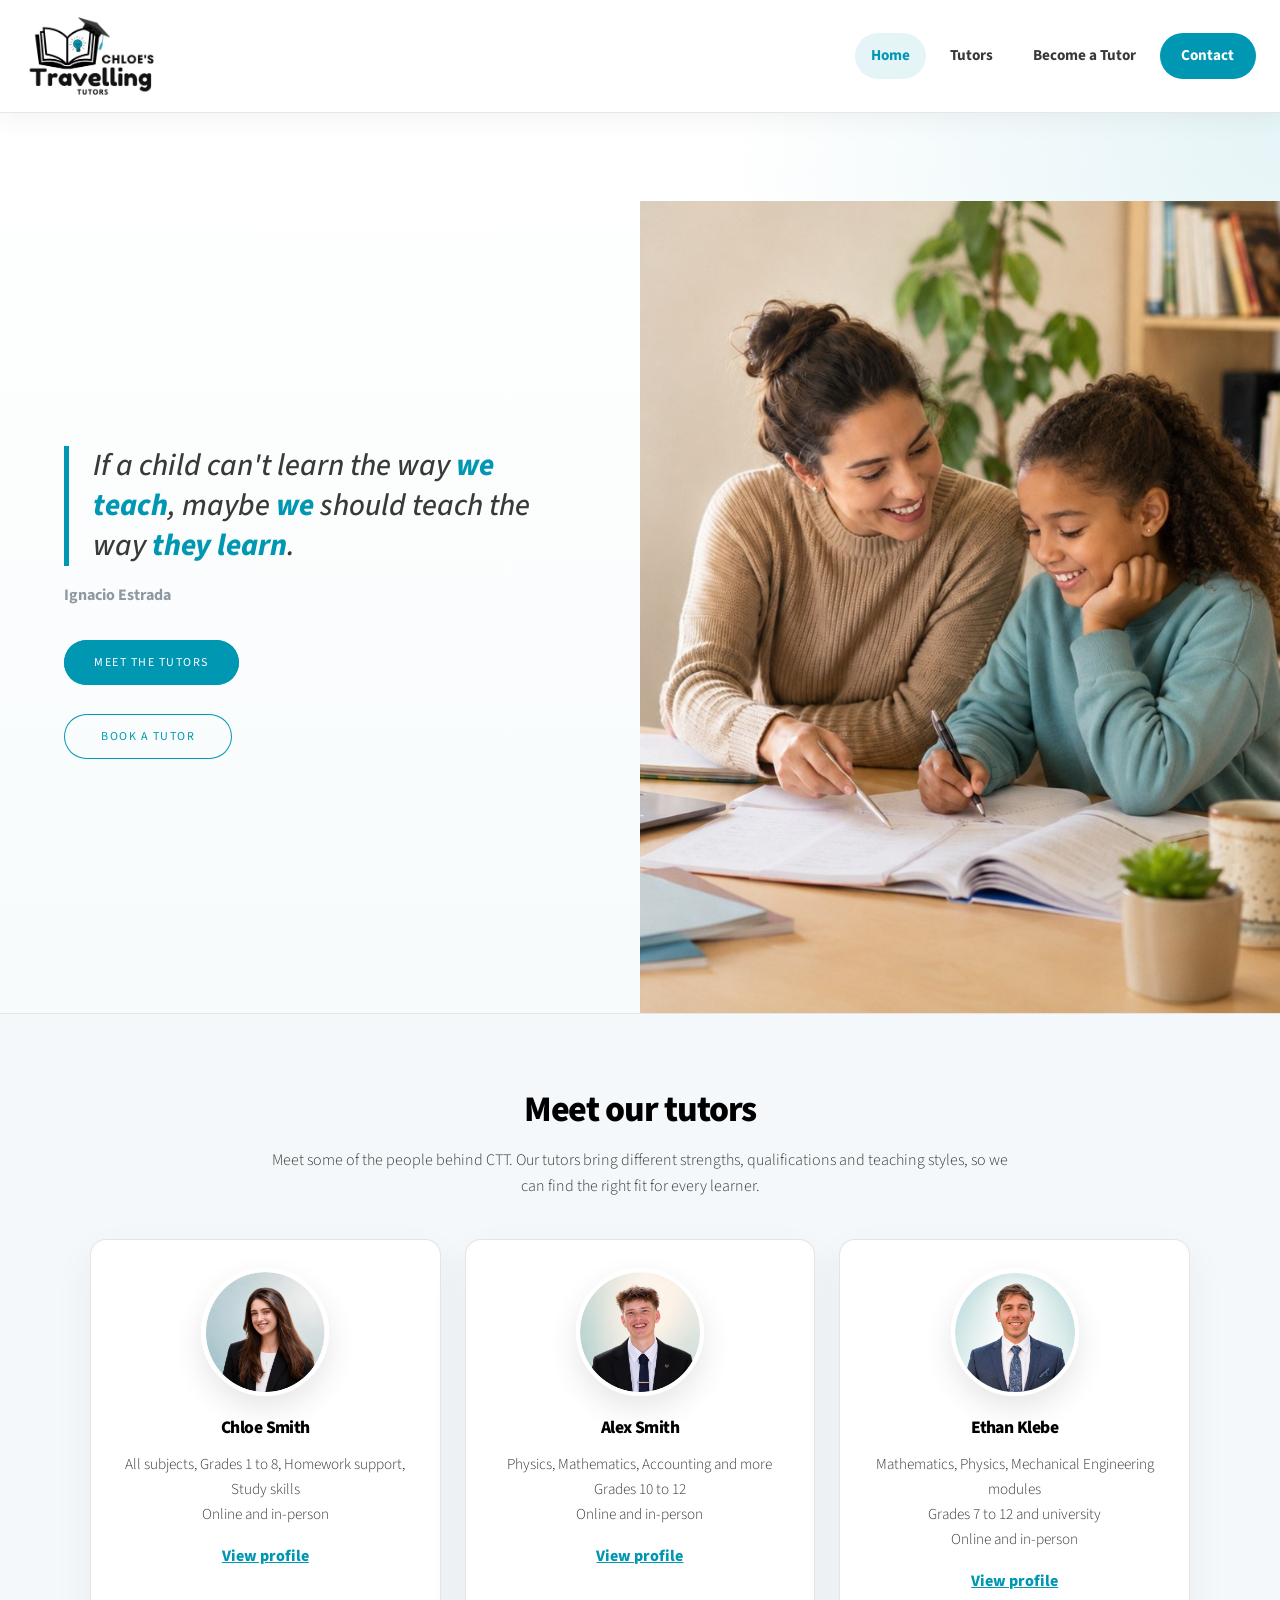
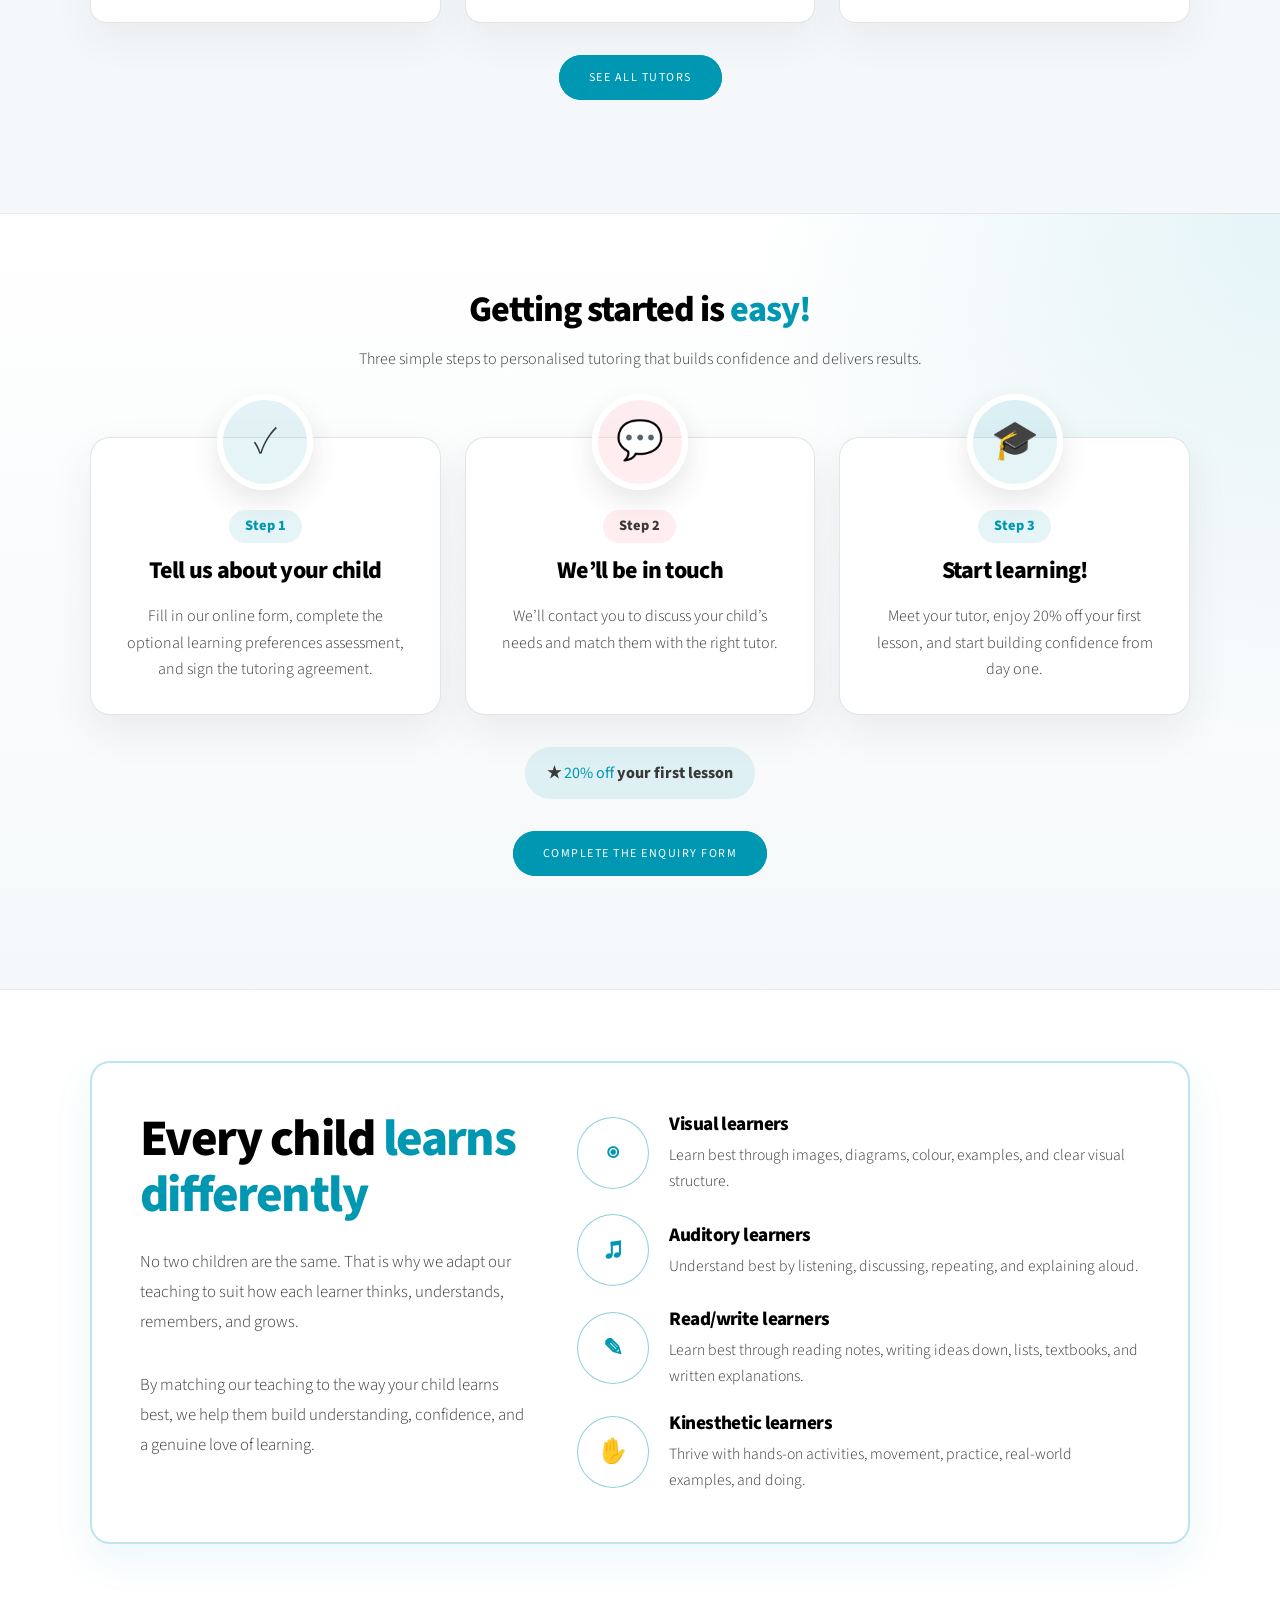
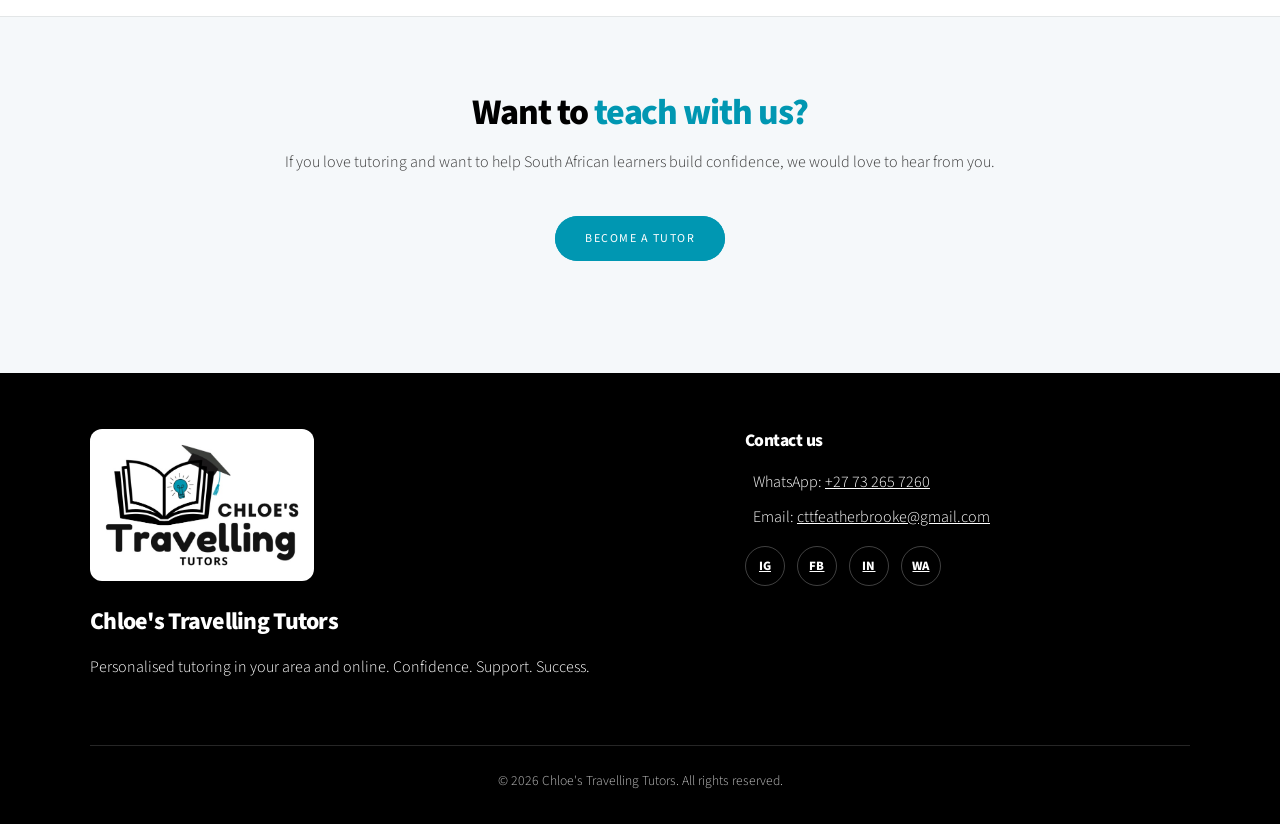
<file: index.html>
<!DOCTYPE HTML>
<html lang="en-ZA">
	<head>
		<title>Private Tutors in South Africa | Chloe's Travelling Tutors</title>
		<meta charset="utf-8" />
		<meta name="viewport" content="width=device-width, initial-scale=1, user-scalable=no" />
		<meta name="robots" content="index, follow, max-image-preview:large, max-snippet:-1" />
		<meta name="description" content="Private and online tutors in South Africa for Grades 1 to 12 and first-year university. In person in Gauteng, KwaZulu-Natal and the Western Cape. 20% off." />
		<link rel="canonical" href="https://matthewmbowyer.github.io/Chloes-Traveling-tutors/" />

		<meta property="og:type" content="website" />
		<meta property="og:site_name" content="Chloe's Travelling Tutors" />
		<meta property="og:locale" content="en_ZA" />
		<meta property="og:title" content="Private Tutors in South Africa | Chloe's Travelling Tutors" />
		<meta property="og:description" content="Private and online tutors in South Africa for Grades 1 to 12 and first-year university. In person in Gauteng, KwaZulu-Natal and the Western Cape. 20% off." />
		<meta property="og:url" content="https://matthewmbowyer.github.io/Chloes-Traveling-tutors/" />
		<meta property="og:image" content="https://matthewmbowyer.github.io/Chloes-Traveling-tutors/images/ctt_social_share.jpg" />
		<meta property="og:image:width" content="1200" />
		<meta property="og:image:height" content="630" />
		<meta property="og:image:alt" content="A tutor helping a learner, with the Chloe's Travelling Tutors logo" />

		<meta name="twitter:card" content="summary_large_image" />
		<meta name="twitter:title" content="Private Tutors in South Africa | Chloe's Travelling Tutors" />
		<meta name="twitter:description" content="Private and online tutors in South Africa for Grades 1 to 12 and first-year university. In person in Gauteng, KwaZulu-Natal and the Western Cape. 20% off." />
		<meta name="twitter:image" content="https://matthewmbowyer.github.io/Chloes-Traveling-tutors/images/ctt_social_share.jpg" />

		<link rel="stylesheet" href="assets/css/main.css" />
		<link rel="stylesheet" href="assets/css/ctt-custom.css" />
		<noscript><link rel="stylesheet" href="assets/css/noscript.css" /></noscript>

		<style>
			.ctt-start-section {
				background:
					radial-gradient(circle at top right, rgba(0, 151, 178, 0.1), transparent 35%),
					linear-gradient(180deg, #ffffff 0%, #f5f8fa 100%);
			}

			.ctt-start-grid {
				display: grid;
				grid-template-columns: repeat(3, minmax(0, 1fr));
				gap: 1.5rem;
				margin-top: 4rem;
			}

			.ctt-start-card {
				position: relative;
				text-align: center;
				padding: 4.5rem 1.75rem 2rem;
				background: #ffffff;
				border: 1px solid rgba(142, 153, 162, 0.25);
				border-radius: 1.25rem;
				box-shadow: 0 1rem 2.5rem rgba(57, 57, 57, 0.08);
			}

			.ctt-start-icon {
				position: absolute;
				top: -2.75rem;
				left: 50%;
				width: 6rem;
				height: 6rem;
				transform: translateX(-50%);
				display: flex;
				align-items: center;
				justify-content: center;
				border: 0.4rem solid #ffffff;
				border-radius: 50%;
				background: rgba(0, 151, 178, 0.1);
				box-shadow: 0 0.75rem 1.75rem rgba(57, 57, 57, 0.12);
				font-size: 2.4rem;
			}

			.ctt-start-card:nth-child(2) .ctt-start-icon {
				background: rgba(255, 182, 193, 0.25);
			}

			.ctt-step-label {
				display: inline-block;
				margin-bottom: 0.7rem;
				padding: 0.3rem 1rem;
				border-radius: 999px;
				background: rgba(0, 151, 178, 0.1);
				color: #0097b2;
				font-size: 0.9rem;
				font-weight: 800;
			}

			.ctt-start-card:nth-child(2) .ctt-step-label {
				background: rgba(255, 182, 193, 0.25);
				color: #393939;
			}

			.ctt-start-card p {
				margin-bottom: 0;
			}

			.ctt-start-offer {
				width: fit-content;
				margin: 2rem auto 0;
				padding: 0.8rem 1.4rem;
				border-radius: 999px;
				background: rgba(0, 151, 178, 0.1);
				color: #393939;
				font-weight: 800;
				text-align: center;
			}

			.ctt-start-offer strong {
				color: #0097b2;
			}

			.ctt-start-actions {
				margin-top: 2rem;
			}

			.ctt-learning-box {
				padding: 3rem;
			}

			.ctt-learning-layout {
				grid-template-columns: 0.9fr 1.3fr;
				gap: 3rem;
				align-items: center;
			}

			.ctt-learning-intro h2 {
				font-size: clamp(2.25rem, 4vw, 4rem);
				line-height: 1.08;
				margin-bottom: 1.5rem;
			}

			.ctt-learning-intro p {
				font-size: 1.05rem;
				line-height: 1.8;
			}

			.ctt-learning-list {
				gap: 1.25rem;
			}

			.ctt-learning-item {
				grid-template-columns: 4.5rem 1fr;
				gap: 1.25rem;
				align-items: center;
			}

			.ctt-learning-item .ctt-icon {
				width: 4.5rem;
				height: 4.5rem;
				margin: 0;
				font-size: 1.5rem;
				background: #ffffff;
				border: 1px solid rgba(0, 151, 178, 0.45);
			}

			.ctt-learning-item h3 {
				font-size: 1.2rem;
				margin-bottom: 0.35rem;
			}

			.ctt-learning-item p {
				font-size: 0.98rem;
				line-height: 1.65;
			}

			@media screen and (max-width: 980px) {
				.ctt-start-grid {
					grid-template-columns: 1fr;
					gap: 4.5rem;
				}

				.ctt-learning-layout {
					grid-template-columns: 1fr;
					gap: 2rem;
				}
			}

			@media screen and (max-width: 736px) {
				.ctt-start-card {
					padding: 4.25rem 1.35rem 1.75rem;
				}

				.ctt-learning-box {
					padding: 1.5rem;
				}

				.ctt-learning-item {
					grid-template-columns: 3.75rem 1fr;
					gap: 1rem;
				}

				.ctt-learning-item .ctt-icon {
					width: 3.75rem;
					height: 3.75rem;
				}
			}
		</style>
		<script type="application/ld+json">
{
  "@type": [
    "EducationalOrganization",
    "LocalBusiness"
  ],
  "@id": "https://matthewmbowyer.github.io/Chloes-Traveling-tutors/#organization",
  "name": "Chloe's Travelling Tutors",
  "alternateName": "CTT",
  "description": "Chloe's Travelling Tutors provides personalised one-to-one tutoring for Grades 1 to 12 and first-year university students, in person in Gauteng, KwaZulu-Natal and the Western Cape, and online across South Africa.",
  "url": "https://matthewmbowyer.github.io/Chloes-Traveling-tutors/",
  "logo": "https://matthewmbowyer.github.io/Chloes-Traveling-tutors/images/CTT_logo_cropped.png",
  "image": "https://matthewmbowyer.github.io/Chloes-Traveling-tutors/images/ctt_social_share.jpg",
  "email": "cttfeatherbrooke@gmail.com",
  "telephone": "+27732657260",
  "slogan": "Confidence. Support. Success.",
  "address": {
    "@type": "PostalAddress",
    "addressCountry": "ZA"
  },
  "areaServed": [
    {
      "@type": "Country",
      "name": "South Africa"
    },
    {
      "@type": "AdministrativeArea",
      "name": "Gauteng"
    },
    {
      "@type": "AdministrativeArea",
      "name": "KwaZulu-Natal"
    },
    {
      "@type": "AdministrativeArea",
      "name": "Western Cape"
    }
  ],
  "sameAs": [
    "https://www.instagram.com/chloestravellingtutors",
    "https://www.facebook.com/share/1M5jPdss3F/",
    "https://www.linkedin.com/company/chloe%E2%80%99s-travelling-tutors/"
  ],
  "contactPoint": {
    "@type": "ContactPoint",
    "contactType": "customer service",
    "telephone": "+27732657260",
    "email": "cttfeatherbrooke@gmail.com",
    "areaServed": "ZA",
    "availableLanguage": "en"
  },
  "offers": {
    "@type": "Offer",
    "name": "20% off your first lesson",
    "description": "Every new learner receives 20% off their first lesson."
  },
  "knowsAbout": [
    "Accounting",
    "Additional Mathematics",
    "Afrikaans (First Additional Language)",
    "All subjects, Grades 1 to 8",
    "Biology",
    "Business Studies",
    "Calculus",
    "Chemistry",
    "Computer Applications Technology (CAT)",
    "Consumer Studies",
    "Dramatic Arts",
    "Economic and Management Sciences (EMS)",
    "Economics",
    "Engineering Mathematics",
    "English",
    "Finance",
    "Geography",
    "History",
    "Homework support",
    "Life Orientation",
    "Life Sciences",
    "Mathematical Literacy",
    "Mathematics",
    "Mechanical Engineering modules",
    "Natural Sciences",
    "Physical Sciences",
    "Physics",
    "Primary school subjects",
    "Social Sciences",
    "Study skills",
    "Visual Arts"
  ]
}
		</script>
		<script type="application/ld+json">
{
  "@type": "WebSite",
  "@id": "https://matthewmbowyer.github.io/Chloes-Traveling-tutors/#website",
  "url": "https://matthewmbowyer.github.io/Chloes-Traveling-tutors/",
  "name": "Chloe's Travelling Tutors",
  "inLanguage": "en-ZA",
  "publisher": {
    "@id": "https://matthewmbowyer.github.io/Chloes-Traveling-tutors/#organization"
  }
}
		</script>
	</head>

	<body class="is-preload">

		<div id="site-header"></div>

		<div id="wrapper" class="divided">

			<section class="banner style1 orient-left content-align-left image-position-right fullscreen onload-image-fade-in onload-content-fade-right ctt-hero" id="home">
				<div class="content">
					<h1 class="ctt-visually-hidden">Chloe’s Travelling Tutors — personalised tutoring</h1>
					<blockquote class="ctt-hero-quote">
						If a child can't learn the way <strong>we teach</strong>, maybe <strong>we</strong>
						should teach the way <strong>they learn</strong>.
					</blockquote>
					<cite class="ctt-hero-cite">Ignacio Estrada</cite>

					<ul class="actions stacked">
						<li><a href="tutors.html" class="button big wide primary">Meet the Tutors</a></li>
						<li><a href="contact.html" class="button big wide secondary">Book a Tutor</a></li>
					</ul>
				</div>

				<div class="image">
					<img src="images/hero_study_crop.jpeg" alt="Chloe's Travelling Tutors providing personalised tutoring" />
				</div>
			</section>

			<section class="ctt-section ctt-section-light">
				<div class="ctt-inner">
					<div class="ctt-section-title">
						<h2>Meet our tutors</h2>
						<p>Meet some of the people behind CTT. Our tutors bring different strengths, qualifications and teaching styles, so we can find the right fit for every learner.</p>
					</div>

					<div id="featuredTutors" class="ctt-card-grid"></div>

					<ul class="actions special ctt-featured-actions">
						<li><a href="tutors.html" class="button primary">See All Tutors</a></li>
					</ul>
				</div>
			</section>

			<section class="ctt-section ctt-start-section">
				<div class="ctt-inner">
					<div class="ctt-section-title">
						<h2>Getting started is <span class="ctt-accent">easy!</span></h2>
						<p>Three simple steps to personalised tutoring that builds confidence and delivers results.</p>
					</div>

					<div class="ctt-start-grid">
						<div class="ctt-start-card">
							<div class="ctt-start-icon" aria-hidden="true">✓</div>
							<span class="ctt-step-label">Step 1</span>
							<h3>Tell us about your child</h3>
							<p>Fill in our online form, complete the optional learning preferences assessment, and sign the tutoring agreement.</p>
						</div>

						<div class="ctt-start-card">
							<div class="ctt-start-icon" aria-hidden="true">💬</div>
							<span class="ctt-step-label">Step 2</span>
							<h3>We’ll be in touch</h3>
							<p>We’ll contact you to discuss your child’s needs and match them with the right tutor.</p>
						</div>

						<div class="ctt-start-card">
							<div class="ctt-start-icon" aria-hidden="true">🎓</div>
							<span class="ctt-step-label">Step 3</span>
							<h3>Start learning!</h3>
							<p>Meet your tutor, enjoy 20% off your first lesson, and start building confidence from day one.</p>
						</div>
					</div>

					<div class="ctt-start-offer">★ <strong>20% off</strong> your first lesson</div>

					<ul class="actions special ctt-start-actions">
						<li><a href="contact.html" class="button big primary">Complete the Enquiry Form</a></li>
					</ul>
				</div>
			</section>

			<section class="ctt-section">
				<div class="ctt-inner">
					<div class="ctt-learning-box">
						<div class="ctt-learning-layout">
							<div class="ctt-learning-intro">
								<h2>Every child <span class="ctt-accent">learns differently</span></h2>

								<p>
									No two children are the same. That is why we adapt our teaching to suit how each learner
									thinks, understands, remembers, and grows.
								</p>

								<p>
									By matching our teaching to the way your child learns best, we help them build understanding,
									confidence, and a genuine love of learning.
								</p>
							</div>

							<div class="ctt-learning-list">
								<div class="ctt-learning-item">
									<div class="ctt-icon" aria-hidden="true">◉</div>
									<div>
										<h3>Visual learners</h3>
										<p>Learn best through images, diagrams, colour, examples, and clear visual structure.</p>
									</div>
								</div>

								<div class="ctt-learning-item">
									<div class="ctt-icon" aria-hidden="true">♫</div>
									<div>
										<h3>Auditory learners</h3>
										<p>Understand best by listening, discussing, repeating, and explaining aloud.</p>
									</div>
								</div>

								<div class="ctt-learning-item">
									<div class="ctt-icon" aria-hidden="true">✎</div>
									<div>
										<h3>Read/write learners</h3>
										<p>Learn best through reading notes, writing ideas down, lists, textbooks, and written explanations.</p>
									</div>
								</div>

								<div class="ctt-learning-item">
									<div class="ctt-icon" aria-hidden="true">✋</div>
									<div>
										<h3>Kinesthetic learners</h3>
										<p>Thrive with hands-on activities, movement, practice, real-world examples, and doing.</p>
									</div>
								</div>
							</div>
						</div>
					</div>
				</div>
			</section>

			<section class="ctt-section ctt-section-light ctt-tutor-cta-section">
				<div class="ctt-inner">
					<div class="ctt-section-title">
						<h2>Want to <span class="ctt-accent">teach with us?</span></h2>
						<p>If you love tutoring and want to help South African learners build confidence, we would love to hear from you.</p>
					</div>

					<ul class="actions special ctt-tutor-cta-actions">
						<li><a href="become-a-tutor.html" class="button big primary">Become a Tutor</a></li>
					</ul>
				</div>
			</section>

			<div id="site-footer"></div>
		</div>

		<script src="assets/js/jquery.min.js"></script>
		<script src="assets/js/jquery.scrollex.min.js"></script>
		<script src="assets/js/jquery.scrolly.min.js"></script>
		<script src="assets/js/browser.min.js"></script>
		<script src="assets/js/breakpoints.min.js"></script>
		<script src="assets/js/util.js"></script>
		<script src="assets/js/main.js"></script>
		<script src="assets/js/load-header.js"></script>
		<script src="assets/js/load-footer.js"></script>

		<script src="assets/data/tutors.js"></script>
		<script src="assets/js/render-tutors.js"></script>
		<script>
			const featuredTutorNames = [
				"Chloe Smith",
				"Alex Smith",
				"Ethan Klebe"
			];

			CTTRender.renderFeatured("featuredTutors", featuredTutorNames);
		</script>
	</body>
</html>
</file>
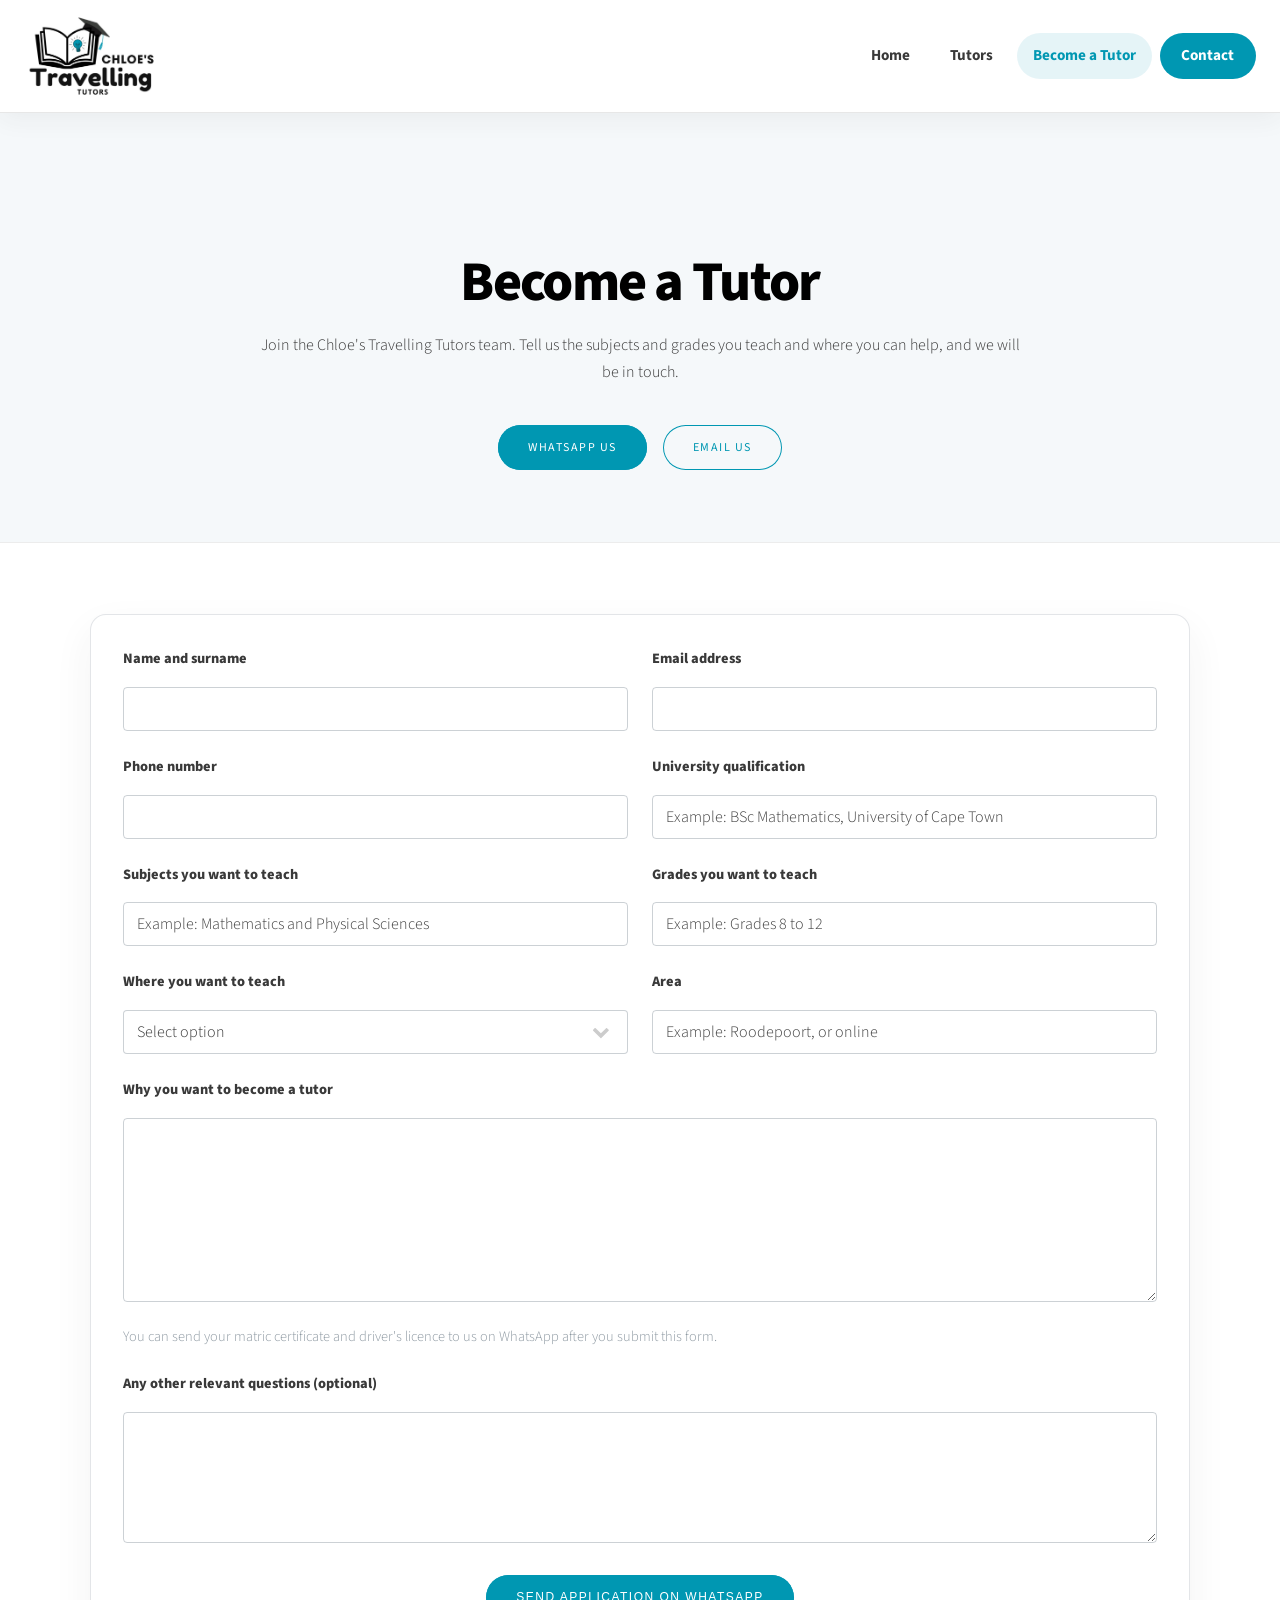
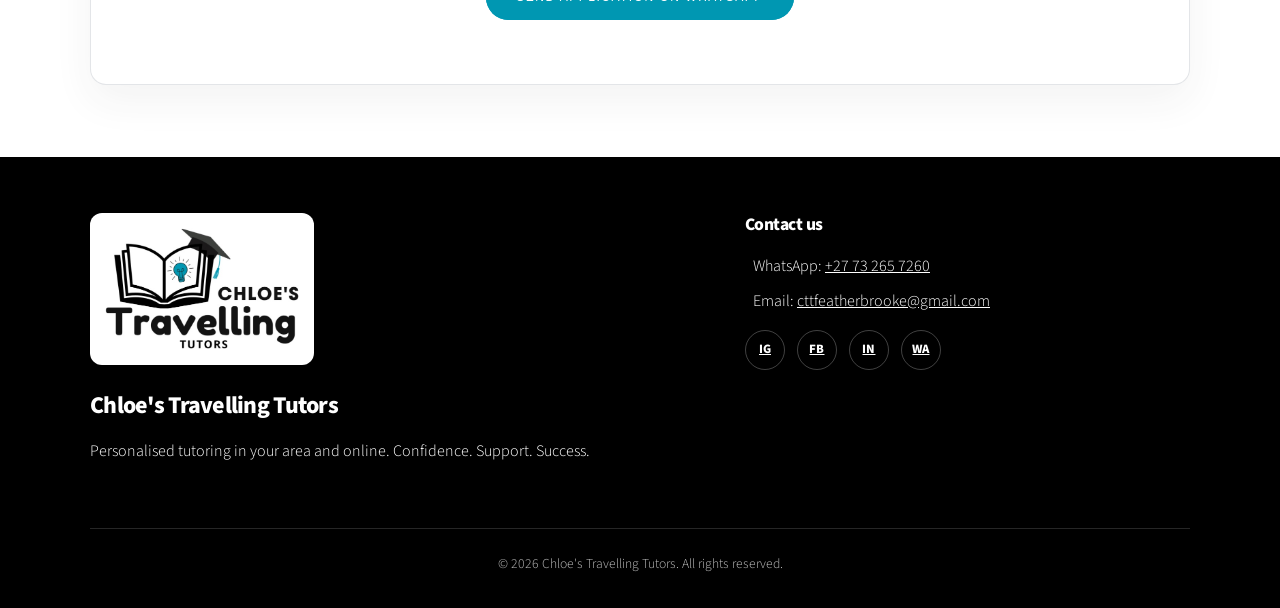
<file: become-a-tutor.html>
<!DOCTYPE HTML>
<html lang="en-ZA">
	<head>
		<title>Become a Tutor | Chloe's Travelling Tutors</title>
		<meta charset="utf-8" />
		<meta name="viewport" content="width=device-width, initial-scale=1, user-scalable=no" />
		<meta name="robots" content="index, follow, max-image-preview:large, max-snippet:-1" />
		<meta name="description" content="Join the Chloe's Travelling Tutors team. Tell us your subjects, grades and area and we will be in touch." />
		<link rel="canonical" href="https://matthewmbowyer.github.io/Chloes-Traveling-tutors/become-a-tutor.html" />

		<meta property="og:type" content="website" />
		<meta property="og:site_name" content="Chloe's Travelling Tutors" />
		<meta property="og:locale" content="en_ZA" />
		<meta property="og:title" content="Become a Tutor | Chloe's Travelling Tutors" />
		<meta property="og:description" content="Join the Chloe's Travelling Tutors team. Tell us your subjects, grades and area and we will be in touch." />
		<meta property="og:url" content="https://matthewmbowyer.github.io/Chloes-Traveling-tutors/become-a-tutor.html" />
		<meta property="og:image" content="https://matthewmbowyer.github.io/Chloes-Traveling-tutors/images/ctt_social_share.jpg" />
		<meta property="og:image:width" content="1200" />
		<meta property="og:image:height" content="630" />
		<meta property="og:image:alt" content="A tutor helping a learner, with the Chloe's Travelling Tutors logo" />

		<meta name="twitter:card" content="summary_large_image" />
		<meta name="twitter:title" content="Become a Tutor | Chloe's Travelling Tutors" />
		<meta name="twitter:description" content="Join the Chloe's Travelling Tutors team. Tell us your subjects, grades and area and we will be in touch." />
		<meta name="twitter:image" content="https://matthewmbowyer.github.io/Chloes-Traveling-tutors/images/ctt_social_share.jpg" />

		<link rel="stylesheet" href="assets/css/main.css" />
		<link rel="stylesheet" href="assets/css/ctt-custom.css" />
		<noscript><link rel="stylesheet" href="assets/css/noscript.css" /></noscript>
		<script type="application/ld+json">
{"@type": ["EducationalOrganization", "LocalBusiness"], "@id": "https://matthewmbowyer.github.io/Chloes-Traveling-tutors/#organization", "name": "Chloe's Travelling Tutors"}
		</script>
		<script type="application/ld+json">
{"@type": "BreadcrumbList", "itemListElement": [{"@type": "ListItem", "position": 1, "name": "Home", "item": "https://matthewmbowyer.github.io/Chloes-Traveling-tutors/"}, {"@type": "ListItem", "position": 2, "name": "Become a Tutor", "item": "https://matthewmbowyer.github.io/Chloes-Traveling-tutors/become-a-tutor.html"}]}
		</script>
		<script type="application/ld+json">
{"@type": "WebPage", "@id": "https://matthewmbowyer.github.io/Chloes-Traveling-tutors/become-a-tutor.html#webpage", "url": "https://matthewmbowyer.github.io/Chloes-Traveling-tutors/become-a-tutor.html", "name": "Become a Tutor | Chloe's Travelling Tutors", "inLanguage": "en-ZA", "isPartOf": {"@id": "https://matthewmbowyer.github.io/Chloes-Traveling-tutors/#website"}, "about": {"@id": "https://matthewmbowyer.github.io/Chloes-Traveling-tutors/#organization"}}
		</script>
	</head>

	<body class="is-preload">

		<div id="site-header"></div>

		<div id="wrapper" class="divided">

			<section class="ctt-section ctt-page-top ctt-section-light">
				<div class="ctt-inner">
					<div class="ctt-section-title">
						<h1>Become a Tutor</h1>
						<p>
							Join the Chloe's Travelling Tutors team. Tell us the subjects and grades you
							teach and where you can help, and we will be in touch.
						</p>
					</div>

					<div class="ctt-contact-buttons">
						<a href="https://wa.me/27732657260" target="_blank" rel="noopener" class="button primary">
							WhatsApp us
						</a>

						<a href="mailto:cttfeatherbrooke@gmail.com" target="_blank" rel="noopener" class="button secondary">
							Email us
						</a>
					</div>
				</div>
			</section>

			<section class="ctt-section">
				<div class="ctt-inner">
					<div class="ctt-form">
						<form id="tutorApplicationForm">
							<div class="fields">
								<div class="field half">
									<label for="fullName">Name and surname</label>
									<input type="text" id="fullName" name="fullName" required />
								</div>

								<div class="field half">
									<label for="email">Email address</label>
									<input type="email" id="email" name="email" />
								</div>

								<div class="field half">
									<label for="phone">Phone number</label>
									<input type="tel" id="phone" name="phone" />
								</div>

								<div class="field half">
									<label for="universityQualification">University qualification</label>
									<input type="text" id="universityQualification" name="universityQualification" placeholder="Example: BSc Mathematics, University of Cape Town" required />
								</div>

								<div class="field half">
									<label for="subjectsToTeach">Subjects you want to teach</label>
									<input type="text" id="subjectsToTeach" name="subjectsToTeach" placeholder="Example: Mathematics and Physical Sciences" required />
								</div>

								<div class="field half">
									<label for="gradesToTeach">Grades you want to teach</label>
									<input type="text" id="gradesToTeach" name="gradesToTeach" placeholder="Example: Grades 8 to 12" required />
								</div>

								<div class="field half">
									<label for="teachingMode">Where you want to teach</label>
									<select id="teachingMode" name="teachingMode" required>
										<option value="">Select option</option>
										<option value="Online">Online</option>
										<option value="Willing to drive">Willing to drive</option>
										<option value="Both">Both</option>
									</select>
								</div>

								<div class="field half">
									<label for="teachingArea">Area</label>
									<input type="text" id="teachingArea" name="teachingArea" placeholder="Example: Roodepoort, or online" required />
								</div>

								<div class="field">
									<label for="reasonToTeach">Why you want to become a tutor</label>
									<textarea id="reasonToTeach" name="reasonToTeach" rows="6" required></textarea>
								</div>

								<div class="field">
									<p class="ctt-application-help">You can send your matric certificate and driver's licence to us on WhatsApp after you submit this form.</p>
								</div>

								<div class="field">
									<label for="otherQuestions">Any other relevant questions (optional)</label>
									<textarea id="otherQuestions" name="otherQuestions" rows="4"></textarea>
								</div>
							</div>

							<ul class="actions special">
								<li>
									<button type="submit" class="button primary">
										Send application on WhatsApp
									</button>
								</li>
							</ul>

							<p class="ctt-application-note" role="status" hidden></p>
						</form>
					</div>
				</div>
			</section>

			<div id="site-footer"></div>
		</div>

		<script src="assets/js/ctt-enquiry.js"></script>
		<script src="assets/js/ctt-tutor-application.js"></script>

		<script src="assets/js/jquery.min.js"></script>
		<script src="assets/js/jquery.scrollex.min.js"></script>
		<script src="assets/js/jquery.scrolly.min.js"></script>
		<script src="assets/js/browser.min.js"></script>
		<script src="assets/js/breakpoints.min.js"></script>
		<script src="assets/js/util.js"></script>
		<script src="assets/js/main.js"></script>
		<script src="assets/js/load-header.js"></script>
		<script src="assets/js/load-footer.js"></script>
	</body>
</html>
</file>
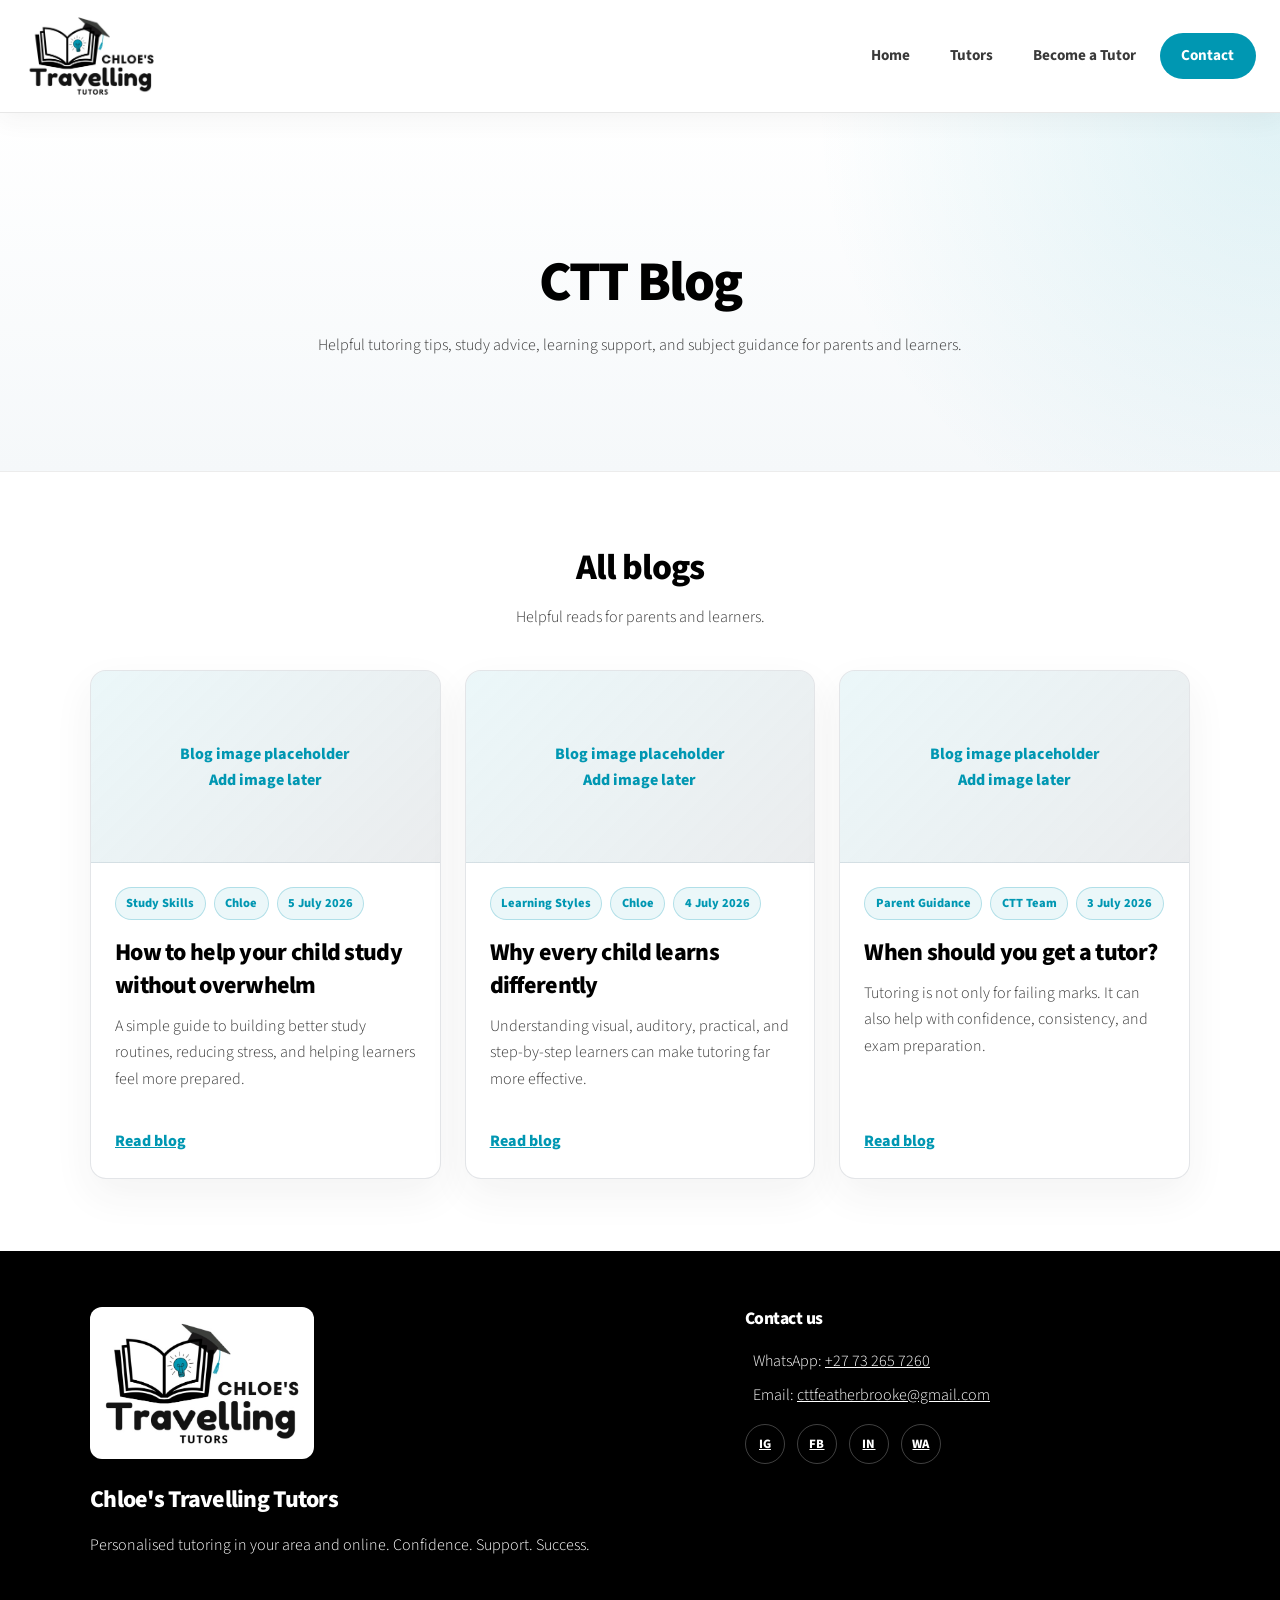
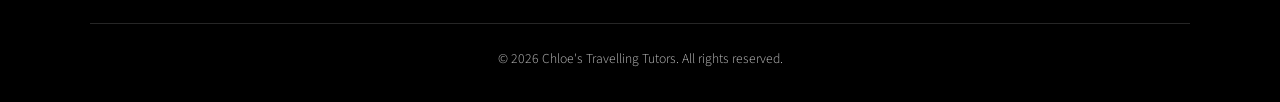
<file: blog.html>
<!DOCTYPE HTML>
<html>
	<head>
		<title>Blog | Chloe's Travelling Tutors</title>
		<meta charset="utf-8" />
		<meta name="viewport" content="width=device-width, initial-scale=1, user-scalable=no" />
		<meta name="robots" content="noindex, nofollow" />
		<meta name="description" content="Read tutoring tips, study advice, subject support, and learning guidance from Chloe's Travelling Tutors." />

		<link rel="stylesheet" href="assets/css/main.css" />
		<link rel="stylesheet" href="assets/css/ctt-custom.css" />
		<noscript><link rel="stylesheet" href="assets/css/noscript.css" /></noscript>

		<style>
			.ctt-blog-hero {
				background:
					radial-gradient(circle at top right, rgba(0, 151, 178, 0.12), transparent 35%),
					linear-gradient(180deg, #ffffff 0%, #f5f8fa 100%);
			}

			.ctt-blog-grid {
				display: grid;
				grid-template-columns: repeat(3, minmax(0, 1fr));
				gap: 1.5rem;
			}

			.ctt-blog-card {
				background: #ffffff;
				border: 1px solid rgba(142, 153, 162, 0.25);
				border-radius: 1rem;
				overflow: hidden;
				box-shadow: 0 1rem 2.5rem rgba(57, 57, 57, 0.06);
				height: 100%;
				display: flex;
				flex-direction: column;
			}

			.ctt-blog-image {
				min-height: 12rem;
				background:
					linear-gradient(135deg, rgba(0, 151, 178, 0.08), rgba(142, 153, 162, 0.18)),
					repeating-linear-gradient(
						45deg,
						rgba(255, 255, 255, 0.35),
						rgba(255, 255, 255, 0.35) 10px,
						rgba(255, 255, 255, 0.12) 10px,
						rgba(255, 255, 255, 0.12) 20px
					);
				border-bottom: 1px solid rgba(142, 153, 162, 0.25);
				display: flex;
				align-items: center;
				justify-content: center;
				text-align: center;
				color: #0097b2;
				font-weight: 800;
				padding: 1.5rem;
			}

			.ctt-blog-content {
				padding: 1.5rem;
				display: flex;
				flex-direction: column;
				flex: 1;
			}

			.ctt-blog-content h3 {
				margin-bottom: 0.7rem;
			}

			.ctt-blog-meta {
				display: flex;
				flex-wrap: wrap;
				gap: 0.5rem;
				margin-bottom: 1rem;
			}

			.ctt-blog-meta span {
				background: rgba(0, 151, 178, 0.08);
				color: #0097b2;
				border: 1px solid rgba(0, 151, 178, 0.25);
				border-radius: 999px;
				padding: 0.3rem 0.65rem;
				font-size: 0.78rem;
				font-weight: 800;
			}

			.ctt-blog-excerpt {
				margin-bottom: 1.25rem;
				flex: 1;
			}

			@media screen and (max-width: 980px) {
				.ctt-blog-grid {
					grid-template-columns: 1fr;
				}
			}
		</style>
	</head>

	<body class="is-preload">

		<div id="site-header"></div>

		<div id="wrapper" class="divided">

			<section class="ctt-section ctt-page-top ctt-blog-hero">
				<div class="ctt-inner">
					<div class="ctt-section-title">
						<h1>CTT Blog</h1>
						<p>
							Helpful tutoring tips, study advice, learning support, and subject guidance for parents and learners.
						</p>
					</div>
				</div>
			</section>

			<section class="ctt-section">
				<div class="ctt-inner">

					<div class="ctt-section-title">
						<h2>All blogs</h2>
						<p>
							Helpful reads for parents and learners.
						</p>
					</div>

					<div id="allBlogs" class="ctt-blog-grid"></div>

				</div>
			</section>

			<div id="site-footer"></div>

		</div>

		<script>
                        const blogs = [
                                {
                                        title: "How to help your child study without overwhelm",
                                        author: "Chloe",
                                        date: "2026-07-05",
                                        subject: "Study Skills",
                                        isTopBlog: true,
                                        image: "",
                                        excerpt: "A simple guide to building better study routines, reducing stress, and helping learners feel more prepared.",
                                        link: "#"
                                },
                                {
                                        title: "Why every child learns differently",
                                        author: "Chloe",
                                        date: "2026-07-04",
                                        subject: "Learning Styles",
                                        isTopBlog: true,
                                        image: "",
                                        excerpt: "Understanding visual, auditory, practical, and step-by-step learners can make tutoring far more effective.",
                                        link: "#"
                                },
                                {
                                        title: "When should you get a tutor?",
                                        author: "CTT Team",
                                        date: "2026-07-03",
                                        subject: "Parent Guidance",
                                        isTopBlog: true,
                                        image: "",
                                        excerpt: "Tutoring is not only for failing marks. It can also help with confidence, consistency, and exam preparation.",
                                        link: "#"
                                }
                        ];

                        const allBlogsContainer = document.getElementById("allBlogs");

                        function formatDate(dateString) {
                                const date = new Date(dateString + "T00:00:00");
                                return date.toLocaleDateString("en-ZA", {
                                        year: "numeric",
                                        month: "long",
                                        day: "numeric"
                                });
                        }

                        function createBlogCard(blog) {
                                const imageMarkup = blog.image
                                        ? '<img src="' + blog.image + '" alt="' + blog.title + '" />'
                                        : 'Blog image placeholder<br />Add image later';

                                return `
                                        <article class="ctt-blog-card">
                                                <div class="ctt-blog-image">
                                                        ${imageMarkup}
                                                </div>

                                                <div class="ctt-blog-content">
                                                        <div class="ctt-blog-meta">
                                                                <span>${blog.subject}</span>
                                                                <span>${blog.author}</span>
                                                                <span>${formatDate(blog.date)}</span>
                                                        </div>

                                                        <h3>${blog.title}</h3>

                                                        <p class="ctt-blog-excerpt">
                                                                ${blog.excerpt}
                                                        </p>

                                                        <a href="${blog.link}" class="ctt-small-link">
                                                                Read blog
                                                        </a>
                                                </div>
                                        </article>
                                `;
                        }

                        allBlogsContainer.innerHTML = blogs.map(createBlogCard).join("");
                </script>

		<script src="assets/js/jquery.min.js"></script>
		<script src="assets/js/jquery.scrollex.min.js"></script>
		<script src="assets/js/jquery.scrolly.min.js"></script>
		<script src="assets/js/browser.min.js"></script>
		<script src="assets/js/breakpoints.min.js"></script>
		<script src="assets/js/util.js"></script>
		<script src="assets/js/main.js"></script>
		<script src="assets/js/load-header.js"></script>
		<script src="assets/js/load-footer.js"></script>

	</body>
</html>
</file>
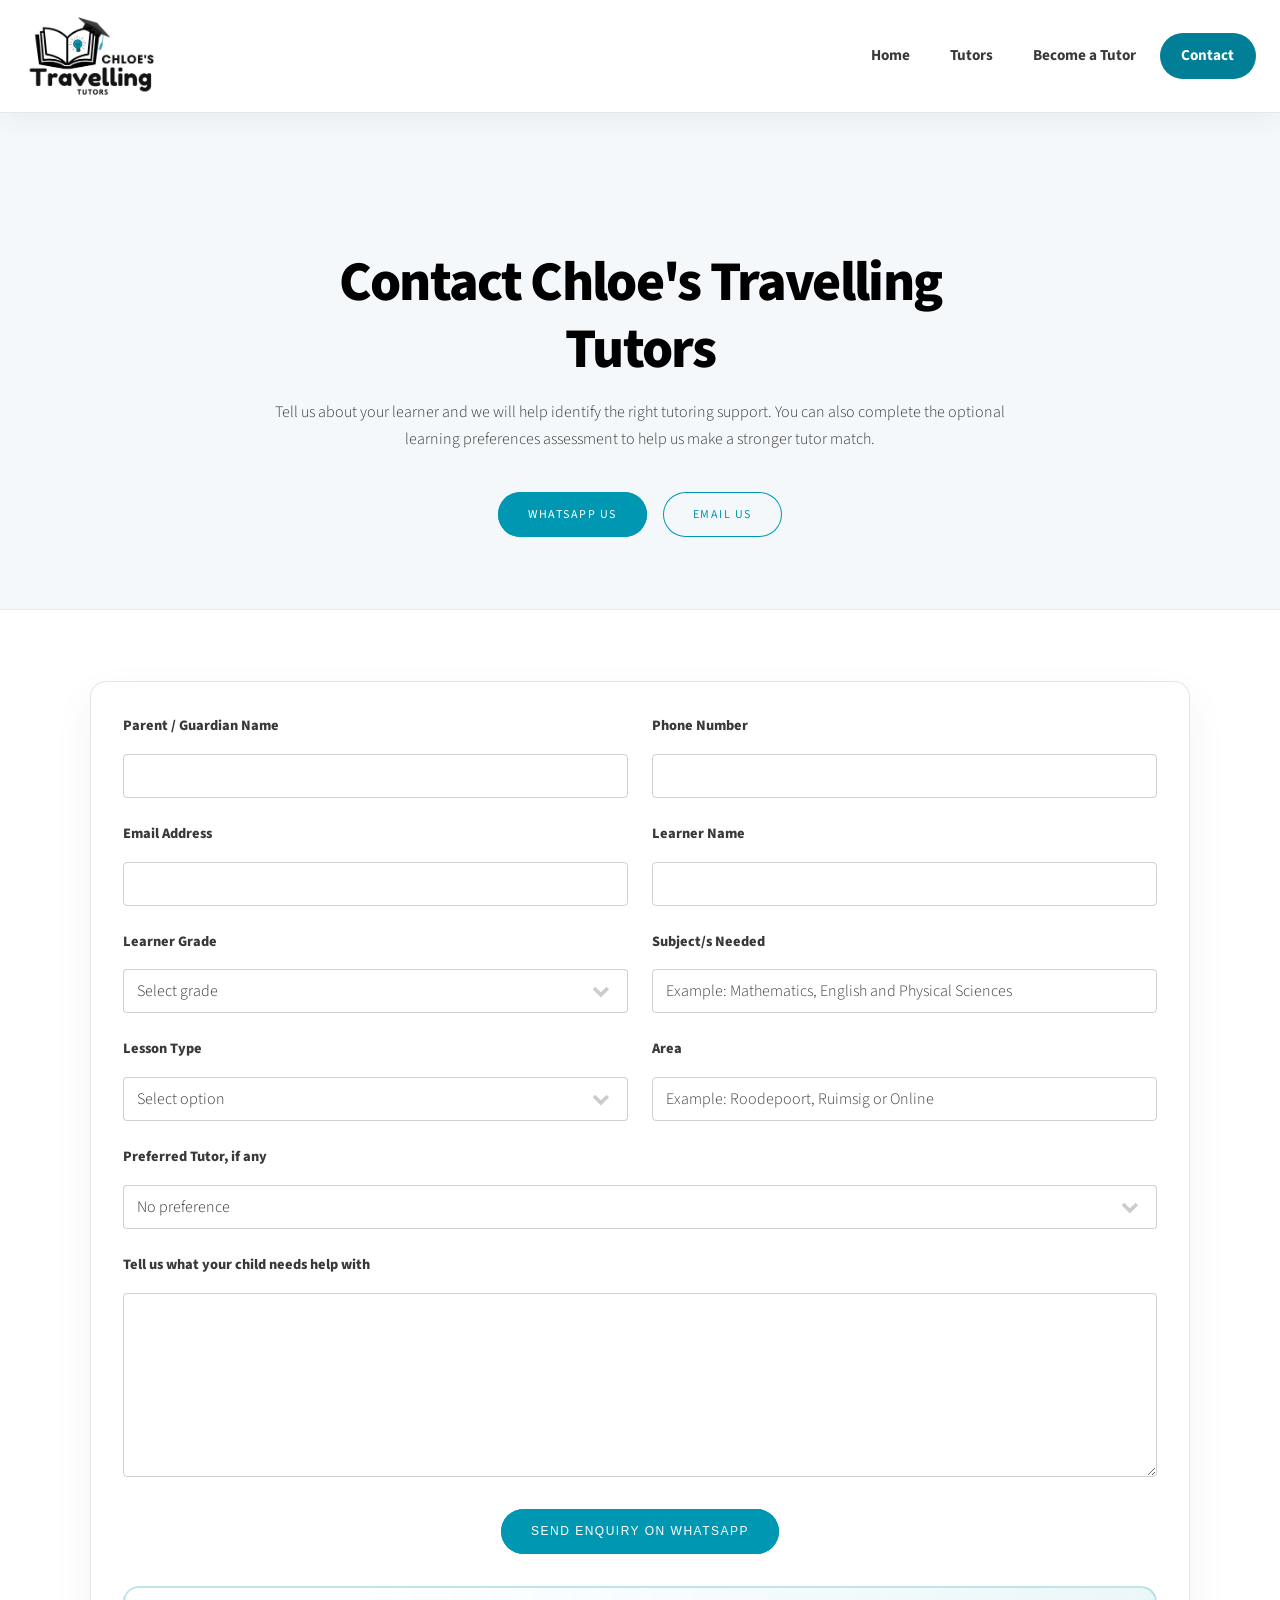
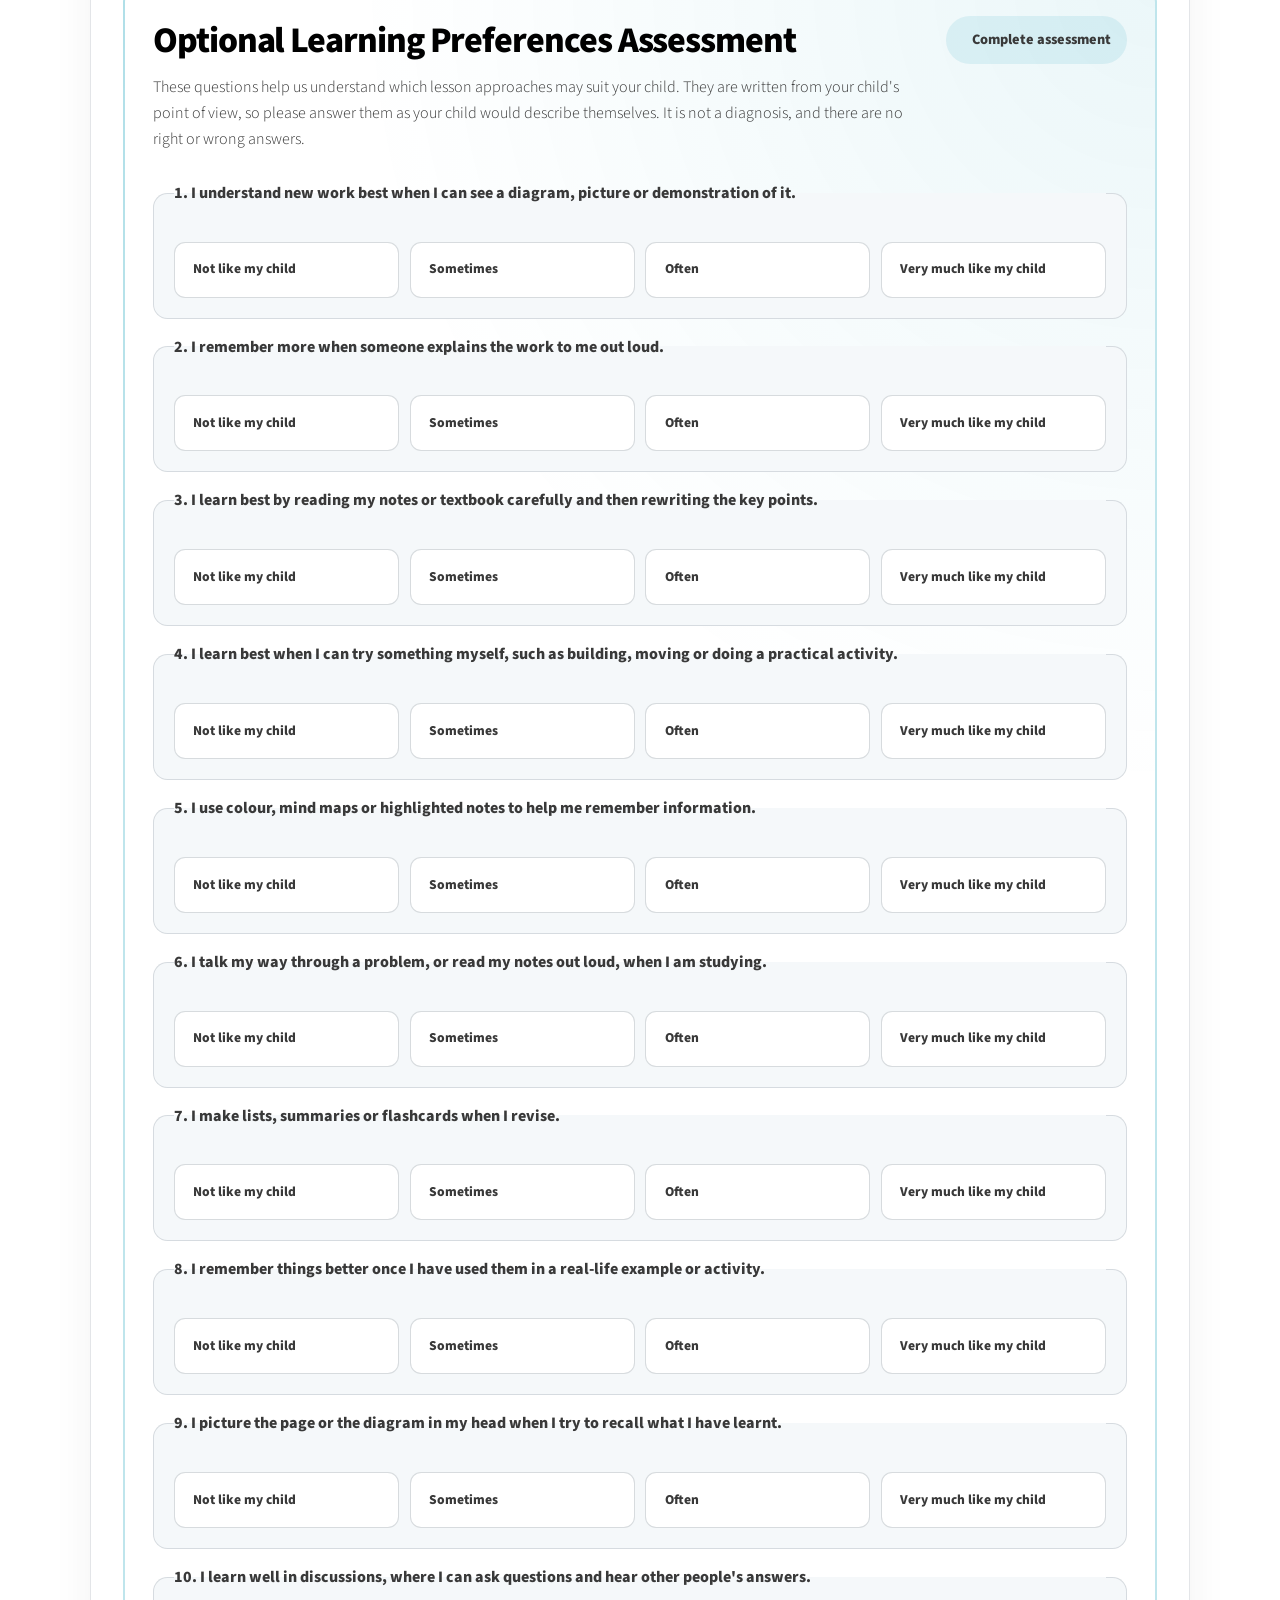
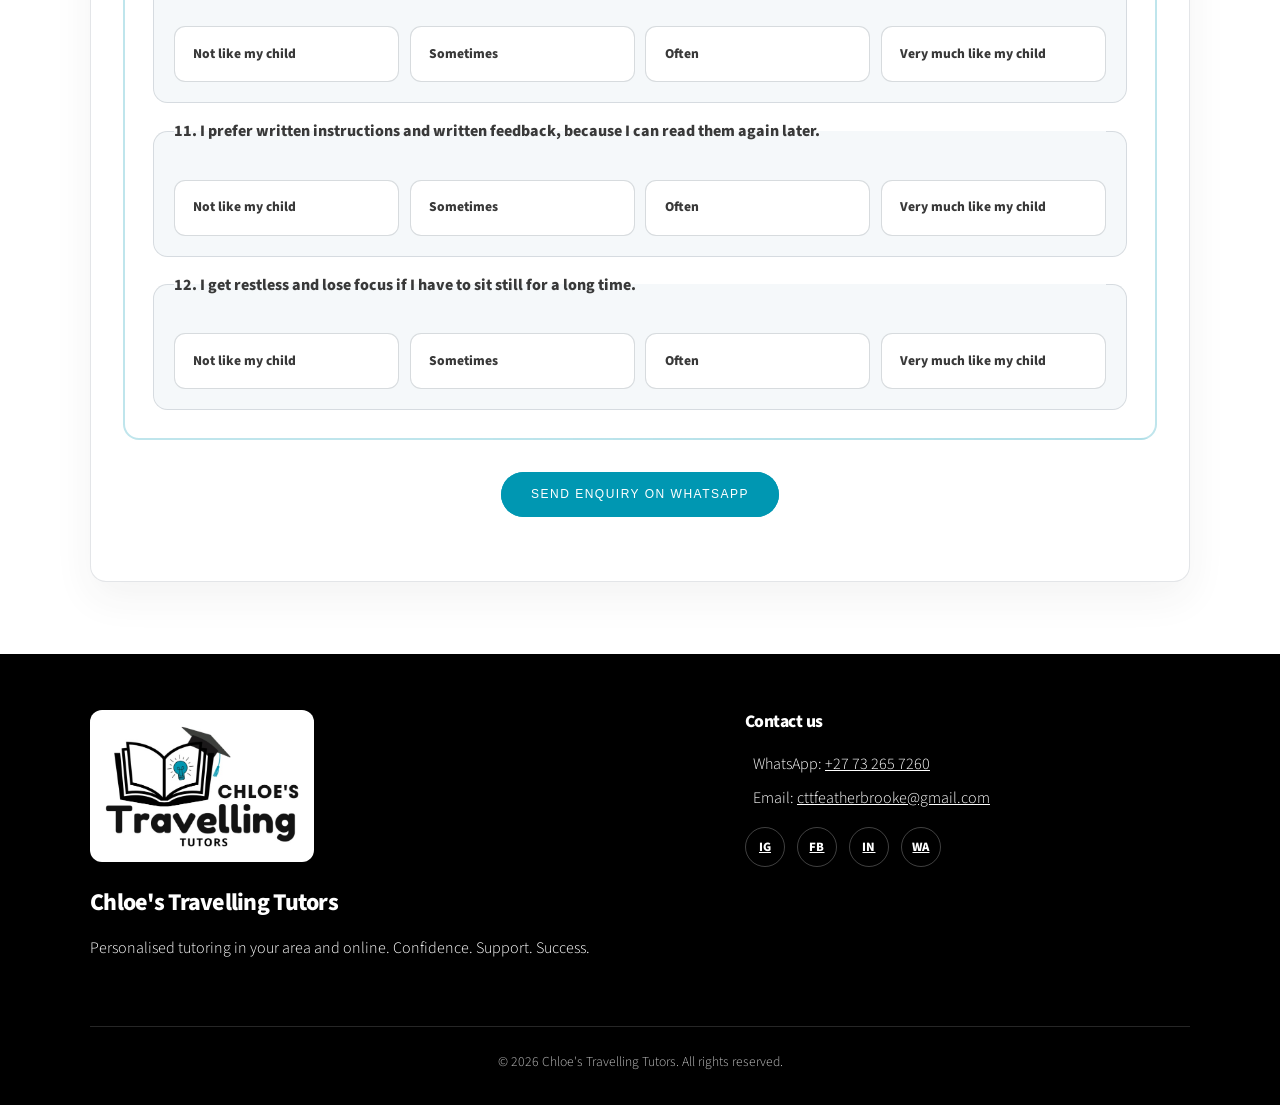
<file: contact.html>
<!DOCTYPE HTML>
<html lang="en-ZA">
	<head>
		<title>Book a Tutor in South Africa | Chloe's Travelling Tutors</title>
		<meta charset="utf-8" />
		<meta name="viewport" content="width=device-width, initial-scale=1, user-scalable=no" />
		<meta name="robots" content="index, follow, max-image-preview:large, max-snippet:-1" />
		<meta name="description" content="Book a tutor in South Africa. Tell us your child's grade, subjects and area and we will match them with the right tutor." />
		<link rel="canonical" href="https://matthewmbowyer.github.io/Chloes-Traveling-tutors/contact.html" />

		<meta property="og:type" content="website" />
		<meta property="og:site_name" content="Chloe's Travelling Tutors" />
		<meta property="og:locale" content="en_ZA" />
		<meta property="og:title" content="Book a Tutor in South Africa | Chloe's Travelling Tutors" />
		<meta property="og:description" content="Book a tutor in South Africa. Tell us your child's grade, subjects and area and we will match them with the right tutor." />
		<meta property="og:url" content="https://matthewmbowyer.github.io/Chloes-Traveling-tutors/contact.html" />
		<meta property="og:image" content="https://matthewmbowyer.github.io/Chloes-Traveling-tutors/images/ctt_social_share.jpg" />
		<meta property="og:image:width" content="1200" />
		<meta property="og:image:height" content="630" />
		<meta property="og:image:alt" content="A tutor helping a learner, with the Chloe's Travelling Tutors logo" />

		<meta name="twitter:card" content="summary_large_image" />
		<meta name="twitter:title" content="Book a Tutor in South Africa | Chloe's Travelling Tutors" />
		<meta name="twitter:description" content="Book a tutor in South Africa. Tell us your child's grade, subjects and area and we will match them with the right tutor." />
		<meta name="twitter:image" content="https://matthewmbowyer.github.io/Chloes-Traveling-tutors/images/ctt_social_share.jpg" />

		<link rel="stylesheet" href="assets/css/main.css" />
		<link rel="stylesheet" href="assets/css/ctt-custom.css" />
		<noscript><link rel="stylesheet" href="assets/css/noscript.css" /></noscript>
		<script type="application/ld+json">
{
  "@type": [
    "EducationalOrganization",
    "LocalBusiness"
  ],
  "@id": "https://matthewmbowyer.github.io/Chloes-Traveling-tutors/#organization",
  "name": "Chloe's Travelling Tutors",
  "alternateName": "CTT",
  "description": "Chloe's Travelling Tutors provides personalised one-to-one tutoring for Grades 1 to 12 and first-year university students, in person in Gauteng, KwaZulu-Natal and the Western Cape, and online across South Africa.",
  "url": "https://matthewmbowyer.github.io/Chloes-Traveling-tutors/",
  "logo": "https://matthewmbowyer.github.io/Chloes-Traveling-tutors/images/CTT_logo_cropped.png",
  "image": "https://matthewmbowyer.github.io/Chloes-Traveling-tutors/images/ctt_social_share.jpg",
  "email": "cttfeatherbrooke@gmail.com",
  "telephone": "+27732657260",
  "slogan": "Confidence. Support. Success.",
  "address": {
    "@type": "PostalAddress",
    "addressCountry": "ZA"
  },
  "areaServed": [
    {
      "@type": "Country",
      "name": "South Africa"
    },
    {
      "@type": "AdministrativeArea",
      "name": "Gauteng"
    },
    {
      "@type": "AdministrativeArea",
      "name": "KwaZulu-Natal"
    },
    {
      "@type": "AdministrativeArea",
      "name": "Western Cape"
    }
  ],
  "sameAs": [
    "https://www.instagram.com/chloestravellingtutors",
    "https://www.facebook.com/share/1M5jPdss3F/",
    "https://www.linkedin.com/company/chloe%E2%80%99s-travelling-tutors/"
  ],
  "contactPoint": {
    "@type": "ContactPoint",
    "contactType": "customer service",
    "telephone": "+27732657260",
    "email": "cttfeatherbrooke@gmail.com",
    "areaServed": "ZA",
    "availableLanguage": "en"
  },
  "offers": {
    "@type": "Offer",
    "name": "20% off your first lesson",
    "description": "Every new learner receives 20% off their first lesson."
  },
  "knowsAbout": [
    "Accounting",
    "Additional Mathematics",
    "Afrikaans (First Additional Language)",
    "All subjects, Grades 1 to 8",
    "Biology",
    "Business Studies",
    "Calculus",
    "Chemistry",
    "Computer Applications Technology (CAT)",
    "Consumer Studies",
    "Dramatic Arts",
    "Economic and Management Sciences (EMS)",
    "Economics",
    "Engineering Mathematics",
    "English",
    "Finance",
    "Geography",
    "History",
    "Homework support",
    "Life Orientation",
    "Life Sciences",
    "Mathematical Literacy",
    "Mathematics",
    "Mechanical Engineering modules",
    "Natural Sciences",
    "Physical Sciences",
    "Physics",
    "Primary school subjects",
    "Social Sciences",
    "Study skills",
    "Visual Arts"
  ]
}
		</script>
		<script type="application/ld+json">
{
  "@type": "BreadcrumbList",
  "itemListElement": [
    {
      "@type": "ListItem",
      "position": 1,
      "name": "Home",
      "item": "https://matthewmbowyer.github.io/Chloes-Traveling-tutors/"
    },
    {
      "@type": "ListItem",
      "position": 2,
      "name": "Contact",
      "item": "https://matthewmbowyer.github.io/Chloes-Traveling-tutors/contact.html"
    }
  ]
}
		</script>
		<script type="application/ld+json">
{
  "@type": "ContactPage",
  "@id": "https://matthewmbowyer.github.io/Chloes-Traveling-tutors/contact.html#webpage",
  "url": "https://matthewmbowyer.github.io/Chloes-Traveling-tutors/contact.html",
  "name": "Book a Tutor in South Africa | Chloe's Travelling Tutors",
  "description": "Book a tutor in South Africa. Tell us your child's grade, subjects and area and we will match them with the right tutor.",
  "inLanguage": "en-ZA",
  "isPartOf": {
    "@id": "https://matthewmbowyer.github.io/Chloes-Traveling-tutors/#website"
  },
  "about": {
    "@id": "https://matthewmbowyer.github.io/Chloes-Traveling-tutors/#organization"
  }
}
		</script>
	</head>

	<body class="is-preload">

		<div id="site-header"></div>

		<div id="wrapper" class="divided">

			<section class="ctt-section ctt-page-top ctt-section-light">
				<div class="ctt-inner">
					<div class="ctt-section-title">
						<h1>Contact Chloe's Travelling Tutors</h1>
						<p>
							Tell us about your learner and we will help identify the right tutoring support.
							You can also complete the optional learning preferences assessment to help us make a stronger tutor match.
						</p>
					</div>

					<div class="ctt-contact-buttons">
						<a href="https://wa.me/27732657260" target="_blank" rel="noopener" class="button primary">
							WhatsApp us
						</a>

						<a href="mailto:cttfeatherbrooke@gmail.com" target="_blank" rel="noopener" class="button secondary">
							Email us
						</a>
					</div>
				</div>
			</section>

			<section class="ctt-section">
				<div class="ctt-inner">
					<div class="ctt-form">
						<form id="whatsappForm">
							<div class="fields">
								<div class="field half">
									<label for="parentName">Parent / Guardian Name</label>
									<input type="text" id="parentName" name="parentName" required />
								</div>

								<div class="field half">
									<label for="phone">Phone Number</label>
									<input type="tel" id="phone" name="phone" required />
								</div>

								<div class="field half">
									<label for="email">Email Address</label>
									<input type="email" id="email" name="email" />
								</div>

								<div class="field half">
									<label for="learnerName">Learner Name</label>
									<input type="text" id="learnerName" name="learnerName" />
								</div>

								<div class="field half">
									<label for="grade">Learner Grade</label>
									<select id="grade" name="grade" required>
										<option value="">Select grade</option>
										<option value="Grade 1">Grade 1</option>
										<option value="Grade 2">Grade 2</option>
										<option value="Grade 3">Grade 3</option>
										<option value="Grade 4">Grade 4</option>
										<option value="Grade 5">Grade 5</option>
										<option value="Grade 6">Grade 6</option>
										<option value="Grade 7">Grade 7</option>
										<option value="Grade 8">Grade 8</option>
										<option value="Grade 9">Grade 9</option>
										<option value="Grade 10">Grade 10</option>
										<option value="Grade 11">Grade 11</option>
										<option value="Grade 12">Grade 12</option>
										<option value="University">University</option>
									</select>
								</div>

								<div class="field half">
									<label for="subject">Subject/s Needed</label>
									<input type="text" id="subject" name="subject" placeholder="Example: Mathematics, English and Physical Sciences" required />
								</div>

								<div class="field half">
									<label for="lessonType">Lesson Type</label>
									<select id="lessonType" name="lessonType" required>
										<option value="">Select option</option>
										<option value="In-person">In-person</option>
										<option value="Online">Online</option>
										<option value="Either">Either</option>
									</select>
								</div>

								<div class="field half">
									<label for="area">Area</label>
									<input type="text" id="area" name="area" placeholder="Example: Roodepoort, Ruimsig or Online" />
								</div>

								<div class="field">
									<label for="preferredTutor">Preferred Tutor, if any</label>
									<select id="preferredTutor" name="preferredTutor">
										<option value="">No preference</option>
									</select>
								</div>

								<div class="field">
									<label for="message">Tell us what your child needs help with</label>
									<textarea id="message" name="message" rows="6"></textarea>
								</div>
							</div>

							<ul class="actions special">
								<li>
									<button type="submit" class="button primary">
										Send enquiry on WhatsApp
									</button>
								</li>
							</ul>

							<section class="ctt-assessment">
								<div class="ctt-assessment-heading">
									<div>
										<h2>Optional Learning Preferences Assessment</h2>
										<p>
											These questions help us understand which lesson approaches may suit your child.
											They are written from your child's point of view, so please answer them as your child
											would describe themselves. It is not a diagnosis, and there are no right or wrong answers.
										</p>
									</div>

									<label class="ctt-assessment-toggle">
										<input type="checkbox" id="assessmentToggle" />
										<span>Complete assessment</span>
									</label>
								</div>

								<div id="assessmentQuestions" class="ctt-assessment-questions" hidden></div>

								<div id="assessmentResult" class="ctt-assessment-result" hidden></div>
							</section>
							<ul class="actions special">
								<li>
									<button type="submit" class="button primary">
										Send enquiry on WhatsApp
									</button>
								</li>
							</ul>

						</form>
					</div>
				</div>
			</section>

			<div id="site-footer"></div>
		</div>

		<script src="assets/data/tutors.js"></script>
		<script src="assets/js/ctt-enquiry.js"></script>

		<script>
			// Original first-person learner statements written for CTT, covering the
			// four VARK dimensions and real study situations. Written in the spirit of
			// the recognised learning-styles self-assessment the owner cited, without
			// copying any of its questions.
			const assessmentItems = [
				{
					text: "I understand new work best when I can see a diagram, picture or demonstration of it.",
					style: "Visual"
				},
				{
					text: "I remember more when someone explains the work to me out loud.",
					style: "Auditory"
				},
				{
					text: "I learn best by reading my notes or textbook carefully and then rewriting the key points.",
					style: "Read/write"
				},
				{
					text: "I learn best when I can try something myself, such as building, moving or doing a practical activity.",
					style: "Kinesthetic"
				},
				{
					text: "I use colour, mind maps or highlighted notes to help me remember information.",
					style: "Visual"
				},
				{
					text: "I talk my way through a problem, or read my notes out loud, when I am studying.",
					style: "Auditory"
				},
				{
					text: "I make lists, summaries or flashcards when I revise.",
					style: "Read/write"
				},
				{
					text: "I remember things better once I have used them in a real-life example or activity.",
					style: "Kinesthetic"
				},
				{
					text: "I picture the page or the diagram in my head when I try to recall what I have learnt.",
					style: "Visual"
				},
				{
					text: "I learn well in discussions, where I can ask questions and hear other people's answers.",
					style: "Auditory"
				},
				{
					text: "I prefer written instructions and written feedback, because I can read them again later.",
					style: "Read/write"
				},
				{
					text: "I get restless and lose focus if I have to sit still for a long time.",
					style: "Kinesthetic"
				}
			];

			// The existing 4-point scale is preserved unchanged; it reads naturally for
			// a parent or guardian answering on their child's behalf.
			const scoreOptions = [
				{ label: "Not like my child", value: 0 },
				{ label: "Sometimes", value: 1 },
				{ label: "Often", value: 2 },
				{ label: "Very much like my child", value: 3 }
			];

			const assessmentToggle = document.getElementById("assessmentToggle");
			const assessmentQuestions = document.getElementById("assessmentQuestions");
			const assessmentResult = document.getElementById("assessmentResult");
			const preferredTutor = document.getElementById("preferredTutor");

			function renderAssessment() {
				assessmentQuestions.innerHTML = assessmentItems.map(function (item, index) {
					const options = scoreOptions.map(function (option) {
						return `
							<label class="ctt-score-option">
								<input
									type="radio"
									name="assessment_${index}"
									value="${option.value}"
								/>
								<span>${option.label}</span>
							</label>
						`;
					}).join("");

					return `
						<fieldset class="ctt-assessment-question">
							<legend>${index + 1}. ${item.text}</legend>
							<div class="ctt-score-options">${options}</div>
						</fieldset>
					`;
				}).join("");
			}

			function calculateAssessment() {
				const scores = {
					"Visual": 0,
					"Auditory": 0,
					"Read/write": 0,
					"Kinesthetic": 0
				};

				let answered = 0;

				assessmentItems.forEach(function (item, index) {
					const selected = document.querySelector(
						'input[name="assessment_' + index + '"]:checked'
					);

					if (selected) {
						scores[item.style] += Number(selected.value);
						answered += 1;
					}
				});

				const ranking = Object.entries(scores).sort(function (a, b) {
					return b[1] - a[1];
				});

				return {
					scores: scores,
					answered: answered,
					primary: ranking[0][0],
					secondary: ranking[1][0]
				};
			}

			function updateAssessmentResult() {
				if (!assessmentToggle.checked) {
					assessmentResult.hidden = true;
					return;
				}

				const result = calculateAssessment();

				if (result.answered !== assessmentItems.length) {
					assessmentResult.hidden = true;
					return;
				}

				assessmentResult.innerHTML = `
					<h3>Learning preferences summary</h3>
					<p>
						<strong>Strongest preference:</strong> ${result.primary}<br />
						<strong>Secondary preference:</strong> ${result.secondary}
					</p>
					<p class="ctt-assessment-note">
						This result guides tutor matching and lesson planning. It does not limit your child
						to one way of learning.
					</p>
				`;

				assessmentResult.hidden = false;
			}

			assessmentToggle.addEventListener("change", function () {
				assessmentQuestions.hidden = !assessmentToggle.checked;

				if (!assessmentToggle.checked) {
					assessmentResult.hidden = true;
				}
			});

			assessmentQuestions.addEventListener("change", updateAssessmentResult);

			// Options come from the roster, never hard-coded, so a tutor added or
			// renamed in tutors.js appears here automatically.
			function populatePreferredTutors() {
				const tutors = Array.isArray(window.CTT_TUTORS) ? window.CTT_TUTORS : [];

				tutors
					.slice()
					.sort(function (a, b) { return a.name.localeCompare(b.name); })
					.forEach(function (tutor) {
						const option = document.createElement("option");
						option.value = tutor.name;
						option.textContent = tutor.name;
						preferredTutor.appendChild(option);
					});
			}

			function applyTutorFromUrl() {
				const params = new URLSearchParams(window.location.search);
				const tutor = params.get("tutor");

				const match = tutor
					? preferredTutor.querySelector('option[value="' + CSS.escape(tutor) + '"]')
					: null;

				if (match) {
					preferredTutor.value = tutor;
				}
			}

			document.getElementById("whatsappForm").addEventListener("submit", function (event) {
				event.preventDefault();

				const whatsappNumber = "27732657260";
				let assessmentText = "Not completed";

				// Blank by default, so a form sent without the assessment still
				// writes a complete row with the columns visibly empty.
				let assessment = {
					completed: "No",
					primary: "",
					secondary: "",
					visual: "",
					auditory: "",
					readwrite: "",
					kinesthetic: ""
				};

				if (assessmentToggle.checked) {
					const result = calculateAssessment();

					if (result.answered !== assessmentItems.length) {
						alert("Please answer all learning preference questions, or untick the assessment option.");
						return;
					}

					assessmentText =
						"Completed%0A" +
						"Strongest preference: " + encodeURIComponent(result.primary) + "%0A" +
						"Secondary preference: " + encodeURIComponent(result.secondary) + "%0A" +
						"Visual score: " + result.scores.Visual + "%0A" +
						"Auditory score: " + result.scores.Auditory + "%0A" +
						"Read/write score: " + result.scores["Read/write"] + "%0A" +
						"Kinesthetic score: " + result.scores.Kinesthetic;

					assessment = {
						completed: "Yes",
						primary: result.primary,
						secondary: result.secondary,
						visual: result.scores.Visual,
						auditory: result.scores.Auditory,
						readwrite: result.scores["Read/write"],
						kinesthetic: result.scores.Kinesthetic
					};
				}

				const values = {
					parentName: document.getElementById("parentName").value.trim(),
					phone: document.getElementById("phone").value.trim(),
					email: document.getElementById("email").value.trim(),
					learnerName: document.getElementById("learnerName").value.trim(),
					grade: document.getElementById("grade").value.trim(),
					subject: document.getElementById("subject").value.trim(),
					lessonType: document.getElementById("lessonType").value.trim(),
					area: document.getElementById("area").value.trim(),
					preferredTutor: preferredTutor.value.trim(),
					message: document.getElementById("message").value.trim()
				};

				const whatsappMessage =
					"Hi Chloe's Travelling Tutors,%0A%0A" +
					"I would like to enquire about tutoring.%0A%0A" +
					"Parent / Guardian: " + encodeURIComponent(values.parentName) + "%0A" +
					"Phone: " + encodeURIComponent(values.phone) + "%0A" +
					"Email: " + encodeURIComponent(values.email) + "%0A" +
					"Learner: " + encodeURIComponent(values.learnerName) + "%0A" +
					"Grade: " + encodeURIComponent(values.grade) + "%0A" +
					"Subject: " + encodeURIComponent(values.subject) + "%0A" +
					"Lesson Type: " + encodeURIComponent(values.lessonType) + "%0A" +
					"Area: " + encodeURIComponent(values.area) + "%0A" +
					"Preferred Tutor: " + encodeURIComponent(values.preferredTutor || "No preference") + "%0A%0A" +
					"Extra details:%0A" + encodeURIComponent(values.message || "None provided") + "%0A%0A" +
					"Learning preferences assessment:%0A" + assessmentText;

				// The row goes out before WhatsApp opens: on a phone, handing over to
				// the WhatsApp app can background this page, and a row that was not
				// sent yet would be lost. Keys here must match apps-script/enquiry-to-sheet.gs.
				window.CTTEnquiry.send({
					parentName: values.parentName,
					phone: values.phone,
					email: values.email,
					learnerName: values.learnerName,
					grade: values.grade,
					subject: values.subject,
					lessonType: values.lessonType,
					area: values.area,
					preferredTutor: values.preferredTutor,
					message: values.message,
					assessmentCompleted: assessment.completed,
					strongestPreference: assessment.primary,
					secondaryPreference: assessment.secondary,
					visualScore: assessment.visual,
					auditoryScore: assessment.auditory,
					readWriteScore: assessment.readwrite,
					kinestheticScore: assessment.kinesthetic,
					sourcePage: window.location.href
				});

				window.open(
					"https://wa.me/" + whatsappNumber + "?text=" + whatsappMessage,
					"_blank",
					"noopener"
				);
			});

			populatePreferredTutors();
			renderAssessment();
			applyTutorFromUrl();
		</script>

		<script src="assets/js/jquery.min.js"></script>
		<script src="assets/js/jquery.scrollex.min.js"></script>
		<script src="assets/js/jquery.scrolly.min.js"></script>
		<script src="assets/js/browser.min.js"></script>
		<script src="assets/js/breakpoints.min.js"></script>
		<script src="assets/js/util.js"></script>
		<script src="assets/js/main.js"></script>
		<script src="assets/js/load-header.js"></script>
		<script src="assets/js/load-footer.js"></script>
	</body>
</html>
</file>
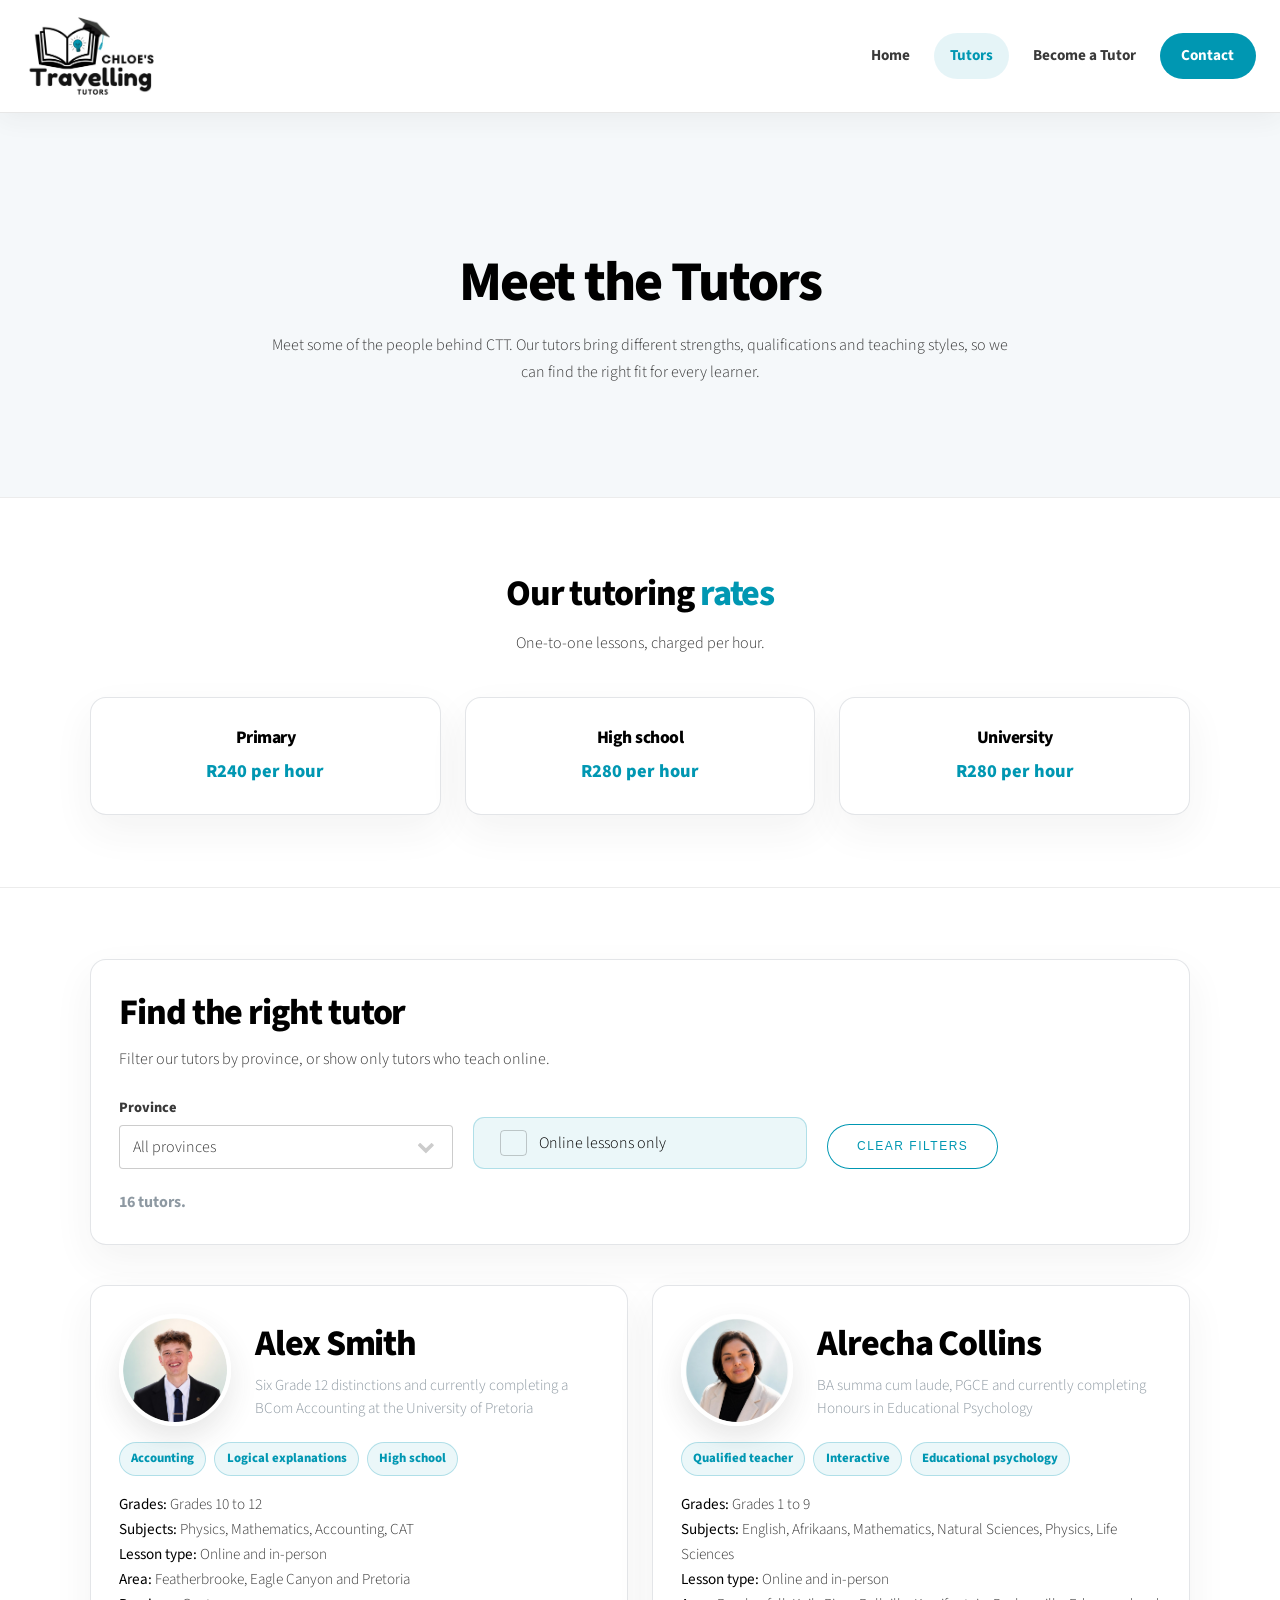
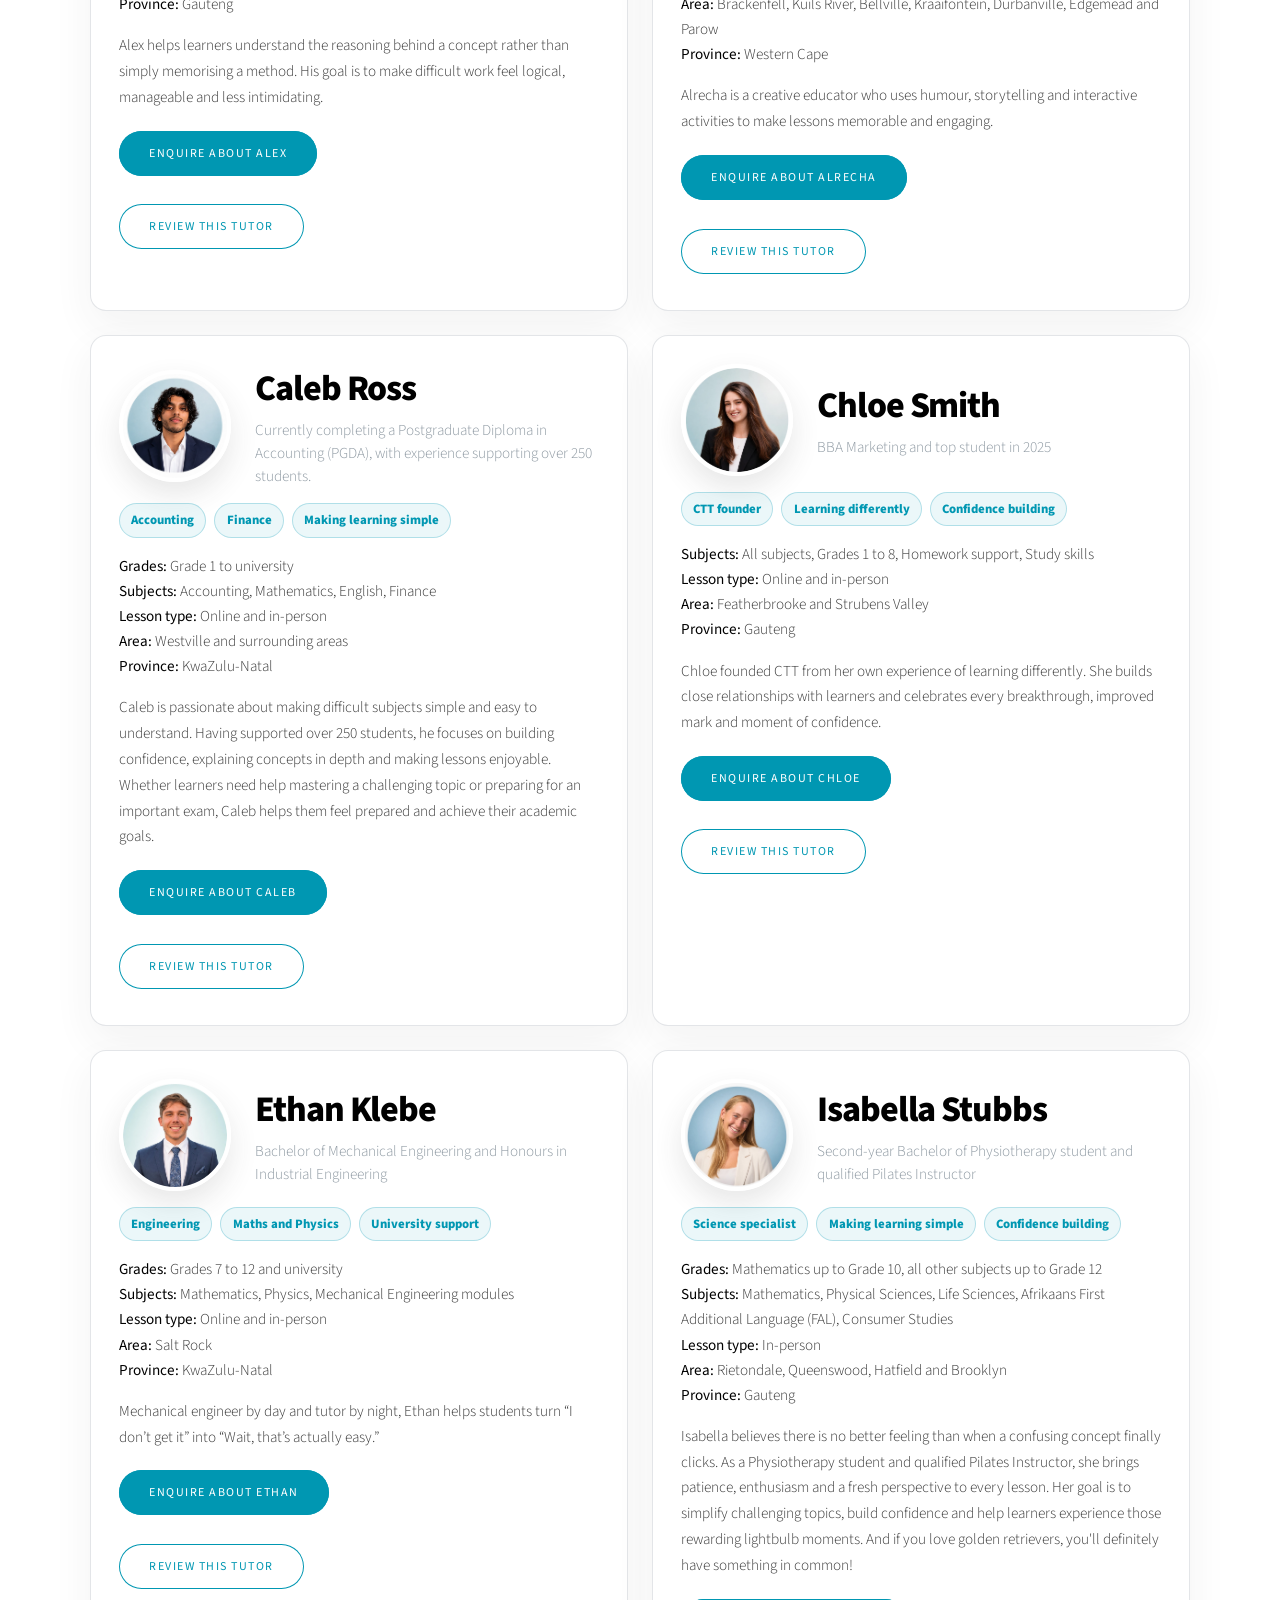
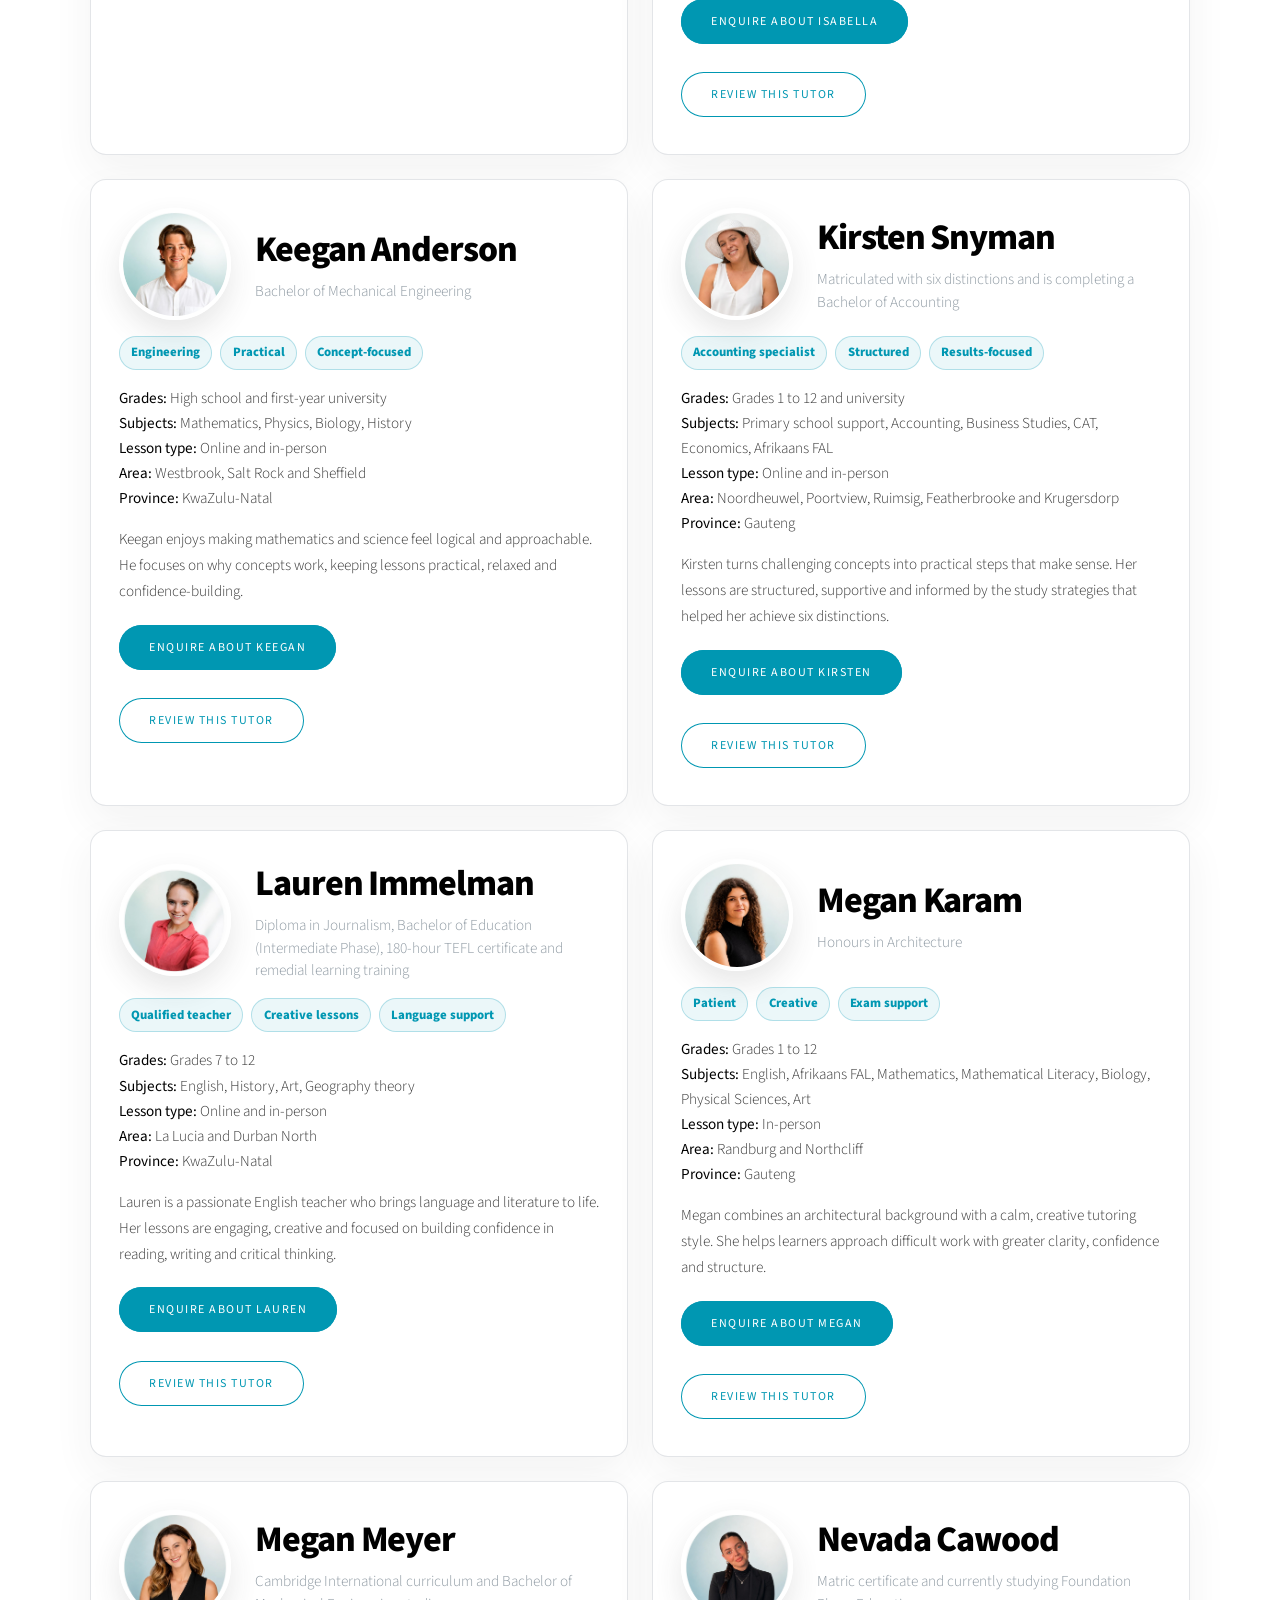
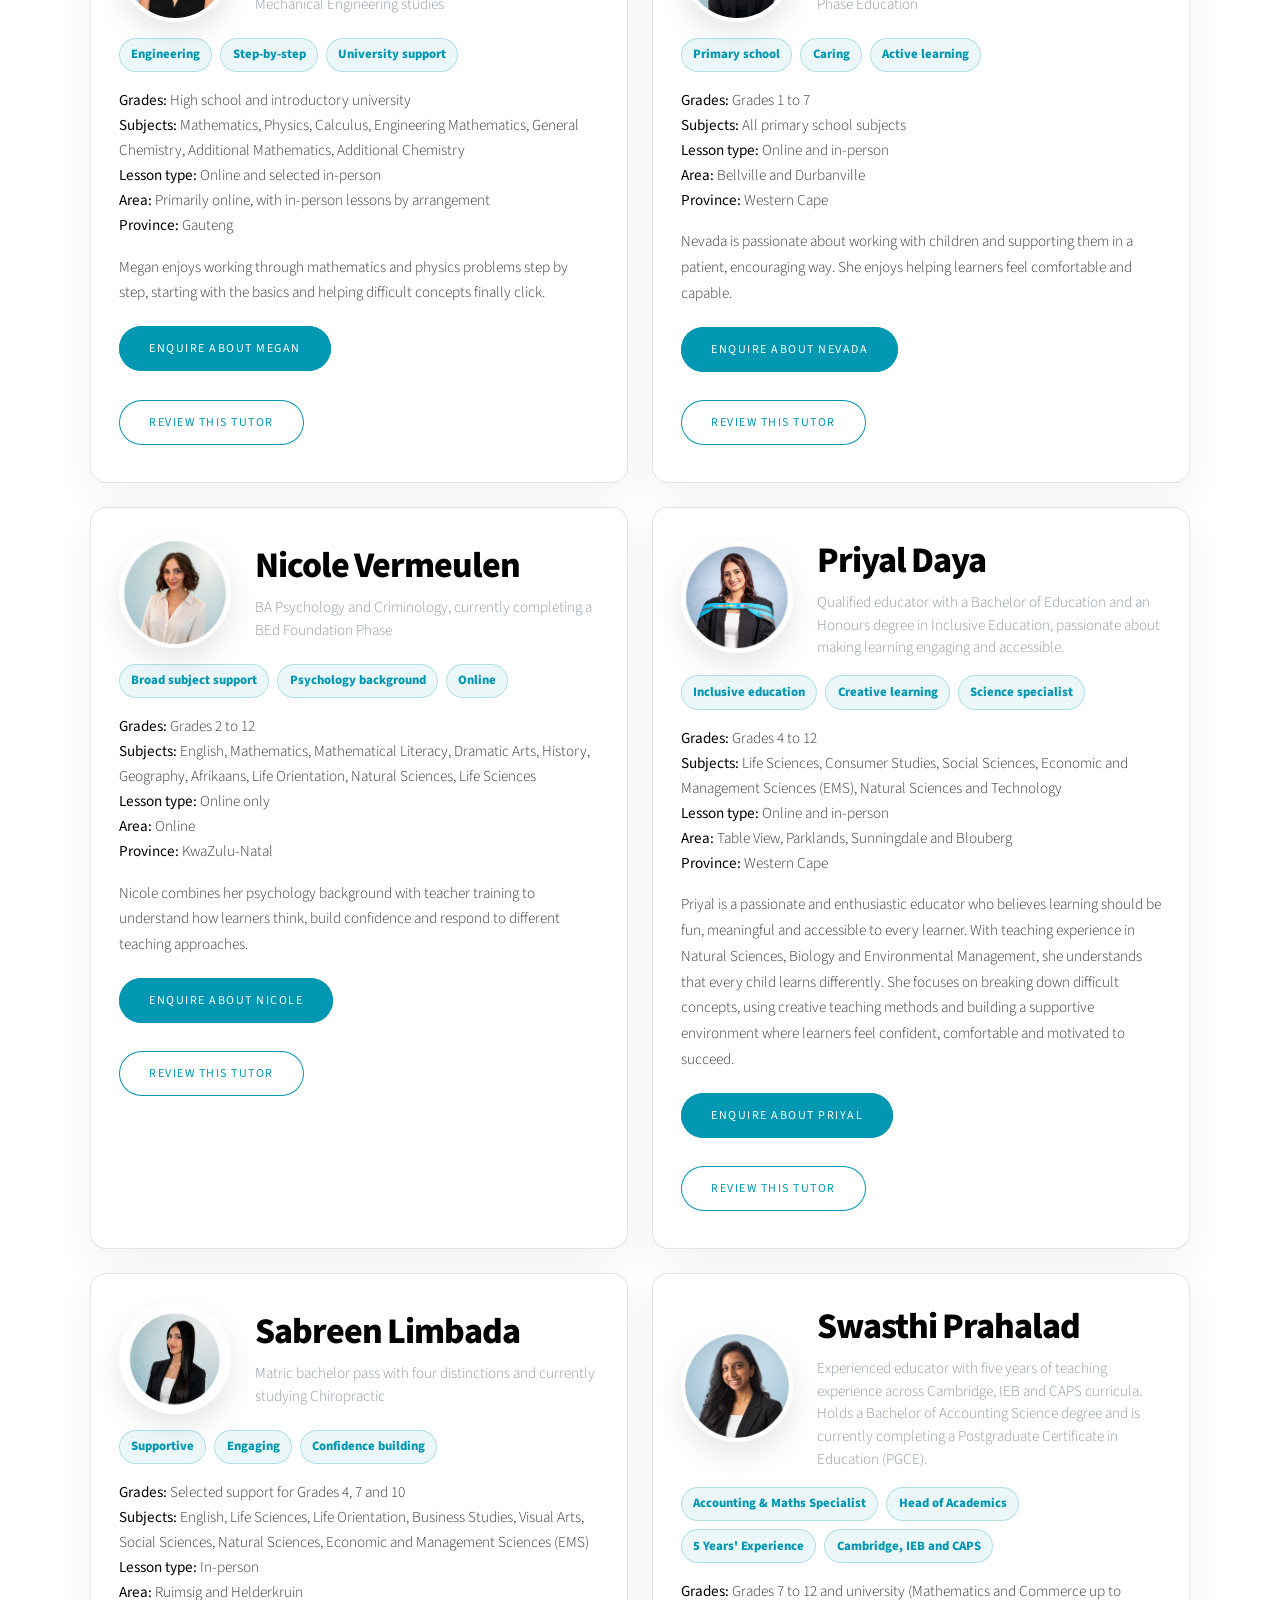
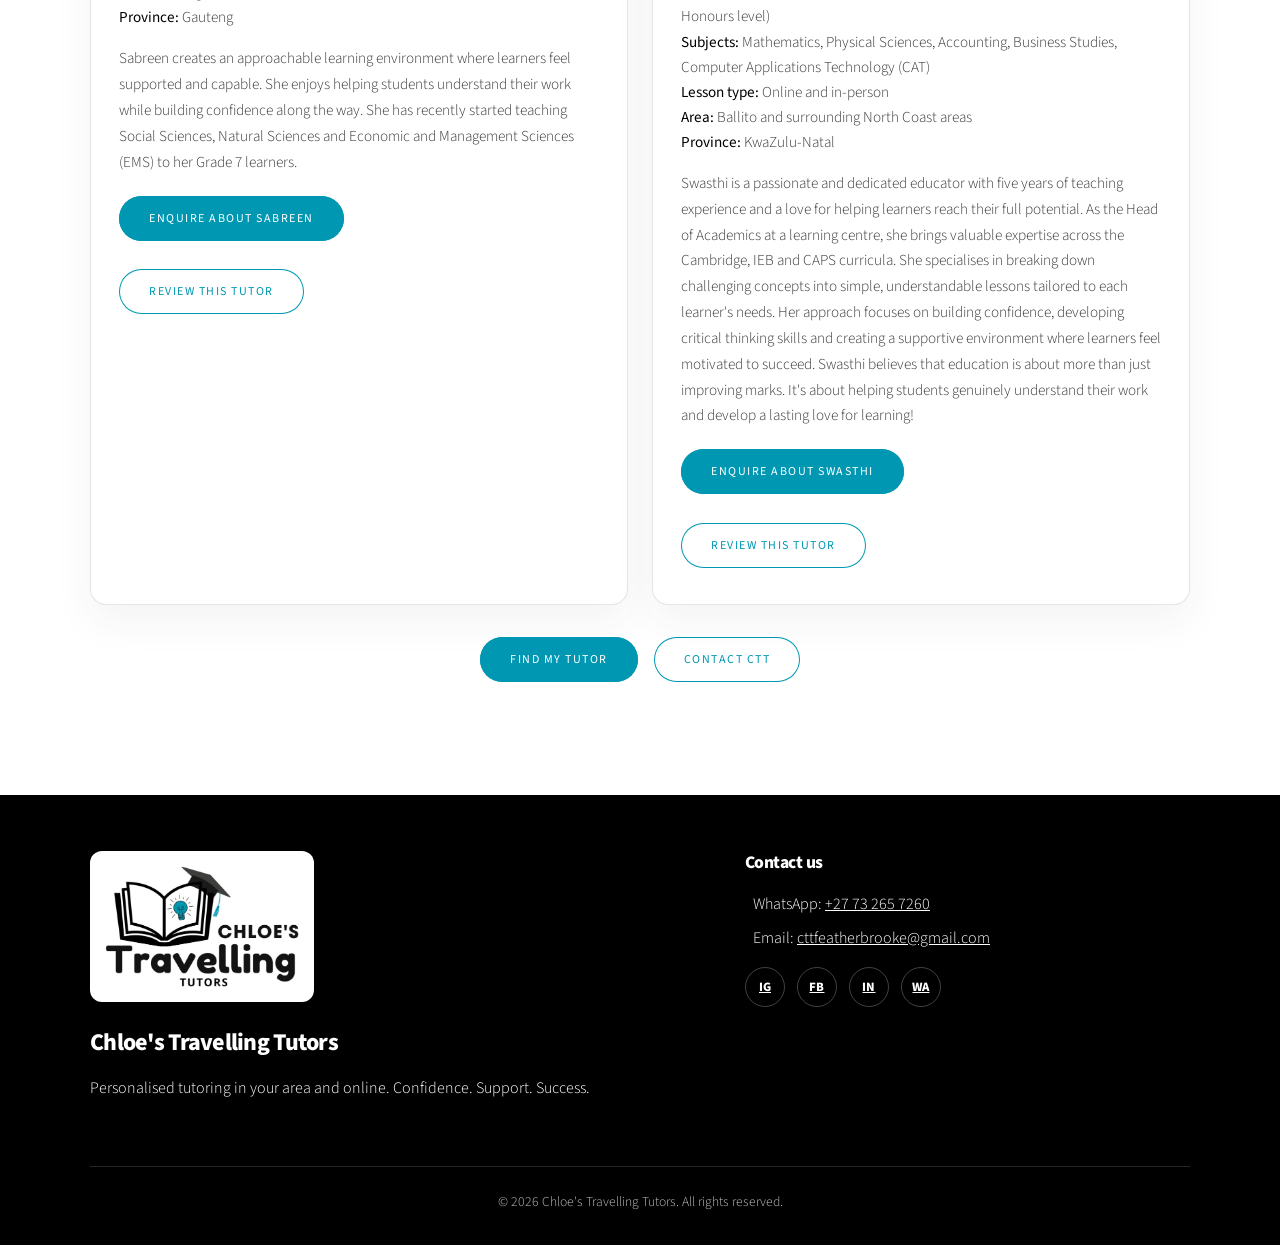
<file: tutors.html>
<!DOCTYPE HTML>
<html lang="en-ZA">
	<head>
		<title>Meet Our Tutors | Qualified Tutors Across South Africa</title>
		<meta charset="utf-8" />
		<meta name="viewport" content="width=device-width, initial-scale=1, user-scalable=no" />
		<meta name="robots" content="index, follow, max-image-preview:large, max-snippet:-1" />
		<meta name="description" content="Meet our qualified tutors and subject specialists. Find a tutor by subject, grade and area, in person or online across South Africa." />
		<link rel="canonical" href="https://matthewmbowyer.github.io/Chloes-Traveling-tutors/tutors.html" />

		<meta property="og:type" content="website" />
		<meta property="og:site_name" content="Chloe's Travelling Tutors" />
		<meta property="og:locale" content="en_ZA" />
		<meta property="og:title" content="Meet Our Tutors | Qualified Tutors Across South Africa" />
		<meta property="og:description" content="Meet our qualified tutors and subject specialists. Find a tutor by subject, grade and area, in person or online across South Africa." />
		<meta property="og:url" content="https://matthewmbowyer.github.io/Chloes-Traveling-tutors/tutors.html" />
		<meta property="og:image" content="https://matthewmbowyer.github.io/Chloes-Traveling-tutors/images/ctt_social_share.jpg" />
		<meta property="og:image:width" content="1200" />
		<meta property="og:image:height" content="630" />
		<meta property="og:image:alt" content="A tutor helping a learner, with the Chloe's Travelling Tutors logo" />

		<meta name="twitter:card" content="summary_large_image" />
		<meta name="twitter:title" content="Meet Our Tutors | Qualified Tutors Across South Africa" />
		<meta name="twitter:description" content="Meet our qualified tutors and subject specialists. Find a tutor by subject, grade and area, in person or online across South Africa." />
		<meta name="twitter:image" content="https://matthewmbowyer.github.io/Chloes-Traveling-tutors/images/ctt_social_share.jpg" />

		<link rel="stylesheet" href="assets/css/main.css" />
		<link rel="stylesheet" href="assets/css/ctt-custom.css" />
		<noscript><link rel="stylesheet" href="assets/css/noscript.css" /></noscript>
		<script type="application/ld+json">
{
  "@type": [
    "EducationalOrganization",
    "LocalBusiness"
  ],
  "@id": "https://matthewmbowyer.github.io/Chloes-Traveling-tutors/#organization",
  "name": "Chloe's Travelling Tutors",
  "alternateName": "CTT",
  "description": "Chloe's Travelling Tutors provides personalised one-to-one tutoring for Grades 1 to 12 and first-year university students, in person in Gauteng, KwaZulu-Natal and the Western Cape, and online across South Africa.",
  "url": "https://matthewmbowyer.github.io/Chloes-Traveling-tutors/",
  "logo": "https://matthewmbowyer.github.io/Chloes-Traveling-tutors/images/CTT_logo_cropped.png",
  "image": "https://matthewmbowyer.github.io/Chloes-Traveling-tutors/images/ctt_social_share.jpg",
  "email": "cttfeatherbrooke@gmail.com",
  "telephone": "+27732657260",
  "slogan": "Confidence. Support. Success.",
  "address": {
    "@type": "PostalAddress",
    "addressCountry": "ZA"
  },
  "areaServed": [
    {
      "@type": "Country",
      "name": "South Africa"
    },
    {
      "@type": "AdministrativeArea",
      "name": "Gauteng"
    },
    {
      "@type": "AdministrativeArea",
      "name": "KwaZulu-Natal"
    },
    {
      "@type": "AdministrativeArea",
      "name": "Western Cape"
    }
  ],
  "sameAs": [
    "https://www.instagram.com/chloestravellingtutors",
    "https://www.facebook.com/share/1M5jPdss3F/",
    "https://www.linkedin.com/company/chloe%E2%80%99s-travelling-tutors/"
  ],
  "contactPoint": {
    "@type": "ContactPoint",
    "contactType": "customer service",
    "telephone": "+27732657260",
    "email": "cttfeatherbrooke@gmail.com",
    "areaServed": "ZA",
    "availableLanguage": "en"
  },
  "offers": {
    "@type": "Offer",
    "name": "20% off your first lesson",
    "description": "Every new learner receives 20% off their first lesson."
  },
  "knowsAbout": [
    "Accounting",
    "Additional Mathematics",
    "Afrikaans (First Additional Language)",
    "All subjects, Grades 1 to 8",
    "Biology",
    "Business Studies",
    "Calculus",
    "Chemistry",
    "Computer Applications Technology (CAT)",
    "Consumer Studies",
    "Dramatic Arts",
    "Economic and Management Sciences (EMS)",
    "Economics",
    "Engineering Mathematics",
    "English",
    "Finance",
    "Geography",
    "History",
    "Homework support",
    "Life Orientation",
    "Life Sciences",
    "Mathematical Literacy",
    "Mathematics",
    "Mechanical Engineering modules",
    "Natural Sciences",
    "Physical Sciences",
    "Physics",
    "Primary school subjects",
    "Social Sciences",
    "Study skills",
    "Visual Arts"
  ]
}
		</script>
		<script type="application/ld+json">
{
  "@type": "ItemList",
  "name": "Tutors at Chloe's Travelling Tutors",
  "itemListElement": [
    {
      "@type": "ListItem",
      "position": 1,
      "item": {
        "@type": "Person",
        "name": "Lauren Immelman",
        "jobTitle": "Tutor",
        "image": "https://matthewmbowyer.github.io/Chloes-Traveling-tutors/images/lauren_immelman.jpg",
        "knowsAbout": [
          "English",
          "Geography",
          "History",
          "Visual Arts"
        ],
        "areaServed": "La Lucia and Durban North",
        "worksFor": {
          "@id": "https://matthewmbowyer.github.io/Chloes-Traveling-tutors/#organization"
        }
      }
    },
    {
      "@type": "ListItem",
      "position": 2,
      "item": {
        "@type": "Person",
        "name": "Megan Karam",
        "jobTitle": "Tutor",
        "image": "https://matthewmbowyer.github.io/Chloes-Traveling-tutors/images/megan_karam.jpg",
        "knowsAbout": [
          "Afrikaans (First Additional Language)",
          "Biology",
          "English",
          "Mathematical Literacy",
          "Mathematics",
          "Physical Sciences",
          "Visual Arts"
        ],
        "areaServed": "Randburg and Northcliff",
        "worksFor": {
          "@id": "https://matthewmbowyer.github.io/Chloes-Traveling-tutors/#organization"
        }
      }
    },
    {
      "@type": "ListItem",
      "position": 3,
      "item": {
        "@type": "Person",
        "name": "Kirsten Snyman",
        "jobTitle": "Tutor",
        "image": "https://matthewmbowyer.github.io/Chloes-Traveling-tutors/images/kirsten_snyman.jpg",
        "knowsAbout": [
          "Accounting",
          "Afrikaans (First Additional Language)",
          "Business Studies",
          "Computer Applications Technology (CAT)",
          "Economics",
          "Primary school subjects"
        ],
        "areaServed": "Noordheuwel, Poortview, Ruimsig, Featherbrooke and Krugersdorp",
        "worksFor": {
          "@id": "https://matthewmbowyer.github.io/Chloes-Traveling-tutors/#organization"
        }
      }
    },
    {
      "@type": "ListItem",
      "position": 4,
      "item": {
        "@type": "Person",
        "name": "Keegan Anderson",
        "jobTitle": "Tutor",
        "image": "https://matthewmbowyer.github.io/Chloes-Traveling-tutors/images/keegan_anderson.jpg",
        "knowsAbout": [
          "Biology",
          "History",
          "Mathematics",
          "Physics"
        ],
        "areaServed": "Westbrook, Salt Rock and Sheffield",
        "worksFor": {
          "@id": "https://matthewmbowyer.github.io/Chloes-Traveling-tutors/#organization"
        }
      }
    },
    {
      "@type": "ListItem",
      "position": 5,
      "item": {
        "@type": "Person",
        "name": "Sabreen Limbada",
        "jobTitle": "Tutor",
        "image": "https://matthewmbowyer.github.io/Chloes-Traveling-tutors/images/sabreen_limbada.jpg",
        "knowsAbout": [
          "Business Studies",
          "English",
          "Life Orientation",
          "Life Sciences",
          "Visual Arts"
        ],
        "areaServed": "Ruimsig and Helderkruin",
        "worksFor": {
          "@id": "https://matthewmbowyer.github.io/Chloes-Traveling-tutors/#organization"
        }
      }
    },
    {
      "@type": "ListItem",
      "position": 6,
      "item": {
        "@type": "Person",
        "name": "Ethan Klebe",
        "jobTitle": "Tutor",
        "image": "https://matthewmbowyer.github.io/Chloes-Traveling-tutors/images/ethan_klebe.jpg",
        "knowsAbout": [
          "Mathematics",
          "Mechanical Engineering modules",
          "Physics"
        ],
        "areaServed": "Salt Rock",
        "worksFor": {
          "@id": "https://matthewmbowyer.github.io/Chloes-Traveling-tutors/#organization"
        }
      }
    },
    {
      "@type": "ListItem",
      "position": 7,
      "item": {
        "@type": "Person",
        "name": "Nicole Vermeulen",
        "jobTitle": "Tutor",
        "image": "https://matthewmbowyer.github.io/Chloes-Traveling-tutors/images/nicole_vermeulen.jpg",
        "knowsAbout": [
          "Afrikaans (First Additional Language)",
          "Dramatic Arts",
          "English",
          "Geography",
          "History",
          "Life Orientation",
          "Life Sciences",
          "Mathematical Literacy",
          "Mathematics",
          "Natural Sciences"
        ],
        "areaServed": "Online",
        "worksFor": {
          "@id": "https://matthewmbowyer.github.io/Chloes-Traveling-tutors/#organization"
        }
      }
    },
    {
      "@type": "ListItem",
      "position": 8,
      "item": {
        "@type": "Person",
        "name": "Alrecha Collins",
        "jobTitle": "Tutor",
        "image": "https://matthewmbowyer.github.io/Chloes-Traveling-tutors/images/alrecha_collins.jpg",
        "knowsAbout": [
          "Afrikaans (First Additional Language)",
          "English",
          "Life Sciences",
          "Mathematics",
          "Natural Sciences",
          "Physics"
        ],
        "areaServed": "Brackenfell, Kuils River, Bellville, Kraaifontein, Durbanville, Edgemead and Parow",
        "worksFor": {
          "@id": "https://matthewmbowyer.github.io/Chloes-Traveling-tutors/#organization"
        }
      }
    },
    {
      "@type": "ListItem",
      "position": 9,
      "item": {
        "@type": "Person",
        "name": "Nevada Cawood",
        "jobTitle": "Tutor",
        "image": "https://matthewmbowyer.github.io/Chloes-Traveling-tutors/images/nevada_cawood.jpg",
        "knowsAbout": [
          "Primary school subjects"
        ],
        "areaServed": "Bellville and Durbanville",
        "worksFor": {
          "@id": "https://matthewmbowyer.github.io/Chloes-Traveling-tutors/#organization"
        }
      }
    },
    {
      "@type": "ListItem",
      "position": 10,
      "item": {
        "@type": "Person",
        "name": "Megan Meyer",
        "jobTitle": "Tutor",
        "image": "https://matthewmbowyer.github.io/Chloes-Traveling-tutors/images/megan_meyer.jpg",
        "knowsAbout": [
          "Additional Mathematics",
          "Calculus",
          "Chemistry",
          "Engineering Mathematics",
          "Mathematics",
          "Physics"
        ],
        "areaServed": "Primarily online, with in-person lessons by arrangement",
        "worksFor": {
          "@id": "https://matthewmbowyer.github.io/Chloes-Traveling-tutors/#organization"
        }
      }
    },
    {
      "@type": "ListItem",
      "position": 11,
      "item": {
        "@type": "Person",
        "name": "Chloe Smith",
        "jobTitle": "Tutor",
        "image": "https://matthewmbowyer.github.io/Chloes-Traveling-tutors/images/chloe_smith.jpg",
        "knowsAbout": [
          "All subjects, Grades 1 to 8",
          "Homework support",
          "Study skills"
        ],
        "areaServed": "Featherbrooke and Strubens Valley",
        "worksFor": {
          "@id": "https://matthewmbowyer.github.io/Chloes-Traveling-tutors/#organization"
        }
      }
    },
    {
      "@type": "ListItem",
      "position": 12,
      "item": {
        "@type": "Person",
        "name": "Alex Smith",
        "jobTitle": "Tutor",
        "image": "https://matthewmbowyer.github.io/Chloes-Traveling-tutors/images/alex_smith.jpg",
        "knowsAbout": [
          "Accounting",
          "Computer Applications Technology (CAT)",
          "Mathematics",
          "Physics"
        ],
        "areaServed": "Featherbrooke, Eagle Canyon and Pretoria",
        "worksFor": {
          "@id": "https://matthewmbowyer.github.io/Chloes-Traveling-tutors/#organization"
        }
      }
    },
    {
      "@type": "ListItem",
      "position": 13,
      "item": {
        "@type": "Person",
        "name": "Swasthi Prahalad",
        "jobTitle": "Tutor",
        "image": "https://matthewmbowyer.github.io/Chloes-Traveling-tutors/images/swasthi_prahalad.jpg",
        "knowsAbout": [
          "Accounting",
          "Business Studies",
          "Computer Applications Technology (CAT)",
          "Mathematics",
          "Physical Sciences"
        ],
        "areaServed": "Ballito and surrounding North Coast areas",
        "worksFor": {
          "@id": "https://matthewmbowyer.github.io/Chloes-Traveling-tutors/#organization"
        }
      }
    },
    {
      "@type": "ListItem",
      "position": 14,
      "item": {
        "@type": "Person",
        "name": "Isabella Stubbs",
        "jobTitle": "Tutor",
        "image": "https://matthewmbowyer.github.io/Chloes-Traveling-tutors/images/isabella_stubbs.jpg",
        "knowsAbout": [
          "Afrikaans (First Additional Language)",
          "Consumer Studies",
          "Life Sciences",
          "Mathematics",
          "Physical Sciences"
        ],
        "areaServed": "Rietondale, Queenswood, Hatfield and Brooklyn",
        "worksFor": {
          "@id": "https://matthewmbowyer.github.io/Chloes-Traveling-tutors/#organization"
        }
      }
    },
    {
      "@type": "ListItem",
      "position": 15,
      "item": {
        "@type": "Person",
        "name": "Caleb Ross",
        "jobTitle": "Tutor",
        "image": "https://matthewmbowyer.github.io/Chloes-Traveling-tutors/images/caleb_ross.jpg",
        "knowsAbout": [
          "Accounting",
          "English",
          "Finance",
          "Mathematics"
        ],
        "areaServed": "Westville and surrounding areas",
        "worksFor": {
          "@id": "https://matthewmbowyer.github.io/Chloes-Traveling-tutors/#organization"
        }
      }
    },
    {
      "@type": "ListItem",
      "position": 16,
      "item": {
        "@type": "Person",
        "name": "Priyal Daya",
        "jobTitle": "Tutor",
        "image": "https://matthewmbowyer.github.io/Chloes-Traveling-tutors/images/priyal_daya.jpg",
        "knowsAbout": [
          "Consumer Studies",
          "Economic and Management Sciences (EMS)",
          "Life Sciences",
          "Natural Sciences",
          "Social Sciences"
        ],
        "areaServed": "Table View, Parklands, Sunningdale and Blouberg",
        "worksFor": {
          "@id": "https://matthewmbowyer.github.io/Chloes-Traveling-tutors/#organization"
        }
      }
    }
  ]
}
		</script>
		<script type="application/ld+json">
{
  "@type": "BreadcrumbList",
  "itemListElement": [
    {
      "@type": "ListItem",
      "position": 1,
      "name": "Home",
      "item": "https://matthewmbowyer.github.io/Chloes-Traveling-tutors/"
    },
    {
      "@type": "ListItem",
      "position": 2,
      "name": "Meet the Tutors",
      "item": "https://matthewmbowyer.github.io/Chloes-Traveling-tutors/tutors.html"
    }
  ]
}
		</script>
	</head>

	<body class="is-preload">

		<div id="site-header"></div>

		<div id="wrapper" class="divided">

			<section class="ctt-section ctt-page-top ctt-section-light">
				<div class="ctt-inner">
					<div class="ctt-section-title">
						<h1>Meet the Tutors</h1>
						<p>
							Meet some of the people behind CTT. Our tutors bring different strengths,
							qualifications and teaching styles, so we can find the right fit for every learner.
						</p>
					</div>
				</div>
			</section>

			<section class="ctt-section">
				<div class="ctt-inner">
					<div class="ctt-section-title">
						<h2>Our tutoring <span class="ctt-accent">rates</span></h2>
						<p>One-to-one lessons, charged per hour.</p>
					</div>

					<div class="ctt-card-grid">
						<div class="ctt-card ctt-rate-card">
							<h3>Primary</h3>
							<p>R240 per hour</p>
						</div>

						<div class="ctt-card ctt-rate-card">
							<h3>High school</h3>
							<p>R280 per hour</p>
						</div>

						<div class="ctt-card ctt-rate-card">
							<h3>University</h3>
							<p>R280 per hour</p>
						</div>
					</div>
				</div>
			</section>

			<section class="ctt-section">
				<div class="ctt-inner">
					<div class="ctt-filter-box">
						<h2>Find the right tutor</h2>
						<p>
							Filter our tutors by province, or show only tutors who teach online.
						</p>

						<div class="ctt-filter-grid">
							<div>
								<label for="provinceFilter">Province</label>
								<select id="provinceFilter">
									<option value="all">All provinces</option>
								</select>
							</div>

							<div class="ctt-filter-toggle">
								<input type="checkbox" id="onlineFilter" />
								<label for="onlineFilter">Online lessons only</label>
							</div>

							<div>
								<button id="clearTutorFilters" class="button secondary" type="button">
									Clear filters
								</button>
							</div>
						</div>

						<p id="tutorFilterSummary" class="ctt-filter-summary" role="status"></p>
					</div>

					<div id="tutorDirectory" class="ctt-tutor-directory"></div>

					<ul class="actions special ctt-directory-actions">
						<li><a href="contact.html" class="button primary">Find My Tutor</a></li>
						<li><a href="contact.html" class="button secondary">Contact CTT</a></li>
					</ul>
				</div>
			</section>

			<div id="site-footer"></div>
		</div>

		<script src="assets/js/jquery.min.js"></script>
		<script src="assets/js/jquery.scrollex.min.js"></script>
		<script src="assets/js/jquery.scrolly.min.js"></script>
		<script src="assets/js/browser.min.js"></script>
		<script src="assets/js/breakpoints.min.js"></script>
		<script src="assets/js/util.js"></script>
		<script src="assets/js/main.js"></script>
		<script src="assets/js/load-header.js"></script>
		<script src="assets/js/load-footer.js"></script>

		<script src="assets/data/tutors.js"></script>
		<script src="assets/js/render-tutors.js"></script>
		<script src="assets/js/ctt-enquiry.js"></script>
		<script src="assets/js/ctt-tutor-review.js"></script>
		<script>
			(function () {
				const provinceFilter = document.getElementById("provinceFilter");
				const onlineFilter = document.getElementById("onlineFilter");
				const clearFilters = document.getElementById("clearTutorFilters");
				const summary = document.getElementById("tutorFilterSummary");

				const provinceLabels = {
					"Gauteng": "Gauteng",
					"KwaZulu-Natal": "KwaZulu-Natal",
					"Western Cape": "Western Cape"
				};

				// Options come from the data, never hard-coded.
				CTTRender.provinceOptions(window.CTT_TUTORS).forEach(function (province) {
					const option = document.createElement("option");
					option.value = province;
					option.textContent = provinceLabels[province] || province;
					provinceFilter.appendChild(option);
				});

				function currentOptions() {
					return {
						province: provinceFilter.value,
						online: onlineFilter.checked
					};
				}

				function updateSummary() {
					const options = currentOptions();
					const matches = CTTRender.filterTutors(window.CTT_TUTORS, options);
					const parts = [];

					if (options.province !== "all") {
						parts.push(provinceLabels[options.province] || options.province);
					}

					if (options.online) {
						parts.push("online lessons");
					}

					const scope = parts.length ? " for " + parts.join(" and ") : "";
					summary.textContent = matches.length + (matches.length === 1 ? " tutor" : " tutors") + scope + ".";
				}

				function applyFilters() {
					CTTRender.renderDirectory("tutorDirectory", currentOptions());
					updateSummary();
				}

				provinceFilter.addEventListener("change", applyFilters);
				onlineFilter.addEventListener("change", applyFilters);

				clearFilters.addEventListener("click", function () {
					provinceFilter.value = "all";
					onlineFilter.checked = false;
					applyFilters();
				});

				applyFilters();
			})();
		</script>
	</body>
</html>
</file>
<file: assets/css/ctt-custom.css>
:root {
	--ctt-black: #000000;
	--ctt-white: #ffffff;
	--ctt-blue: #0097b2;
	--ctt-dark-grey: #393939;
	--ctt-soft-grey: #8e99a2;
	--ctt-light-bg: #f5f8fa;
	--ctt-border: rgba(0, 151, 178, 0.25);
}

html {
	scroll-behavior: smooth;
}

body {
	color: var(--ctt-dark-grey);
	background: var(--ctt-white);
}

h1,
h2,
h3,
h4 {
	color: var(--ctt-black);
	font-weight: 800;
	letter-spacing: -0.03em;
}

p {
	color: var(--ctt-dark-grey);
}

.ctt-accent {
	color: var(--ctt-blue);
}

.ctt-nav {
	position: fixed;
	top: 0;
	left: 0;
	z-index: 9999;
	width: 100%;
	background: rgba(255, 255, 255, 0.96);
	border-bottom: 1px solid rgba(142, 153, 162, 0.25);
	backdrop-filter: blur(10px);
}

.ctt-nav-inner {
	max-width: 1200px;
	margin: 0 auto;
	padding: 0.85rem 1.5rem;
	display: flex;
	align-items: center;
	justify-content: space-between;
	gap: 1.5rem;
}

.ctt-logo-mark {
	width: 58px;
	height: 58px;
	border: 2px dashed var(--ctt-border);
	border-radius: 14px;
	display: flex;
	align-items: center;
	justify-content: center;
	color: var(--ctt-blue);
	font-size: 0.7rem;
	font-weight: 700;
	text-align: center;
	line-height: 1.1;
}

.ctt-logo-text {
	line-height: 1.05;
}

.ctt-logo-text strong {
	display: block;
	font-size: 1rem;
	color: var(--ctt-black);
	letter-spacing: 0.02em;
}

.ctt-logo-text span {
	display: block;
	font-size: 1.4rem;
	color: var(--ctt-black);
	font-weight: 800;
}

.ctt-menu {
	display: flex;
	align-items: center;
	justify-content: flex-end;
	gap: 1.25rem;
	margin: 0;
	padding: 0;
	list-style: none;
}

.ctt-menu a {
	border-bottom: none;
	color: var(--ctt-dark-grey);
	font-size: 0.9rem;
	font-weight: 700;
	text-decoration: none;
}

.ctt-menu a:hover,
.ctt-menu a.active {
	color: var(--ctt-blue);
}

.ctt-book-button {
	background: var(--ctt-blue);
	color: var(--ctt-white) !important;
	padding: 0.7rem 1rem;
	border-radius: 0.5rem;
	box-shadow: 0 0.5rem 1.2rem rgba(0, 151, 178, 0.2);
}

.ctt-book-button:hover {
	background: var(--ctt-dark-grey);
}

.ctt-hero {
	padding-top: 5.5rem;
	background:
		radial-gradient(circle at top right, rgba(0, 151, 178, 0.1), transparent 35%),
		linear-gradient(180deg, #ffffff 0%, #f7fbfc 100%);
}

.button.primary {
	background-color: var(--ctt-blue);
	box-shadow: inset 0 0 0 1px var(--ctt-blue);
	color: var(--ctt-white) !important;
}

.button.primary:hover {
	background-color: var(--ctt-dark-grey);
	box-shadow: inset 0 0 0 1px var(--ctt-dark-grey);
}

.button.secondary {
	background-color: transparent;
	box-shadow: inset 0 0 0 1px var(--ctt-blue);
	color: var(--ctt-blue) !important;
}

.button.secondary:hover {
	background-color: rgba(0, 151, 178, 0.08);
}

.ctt-placeholder {
	width: 100%;
	height: 100%;
	min-height: 22rem;
	background:
		linear-gradient(135deg, rgba(0, 151, 178, 0.08), rgba(142, 153, 162, 0.18)),
		repeating-linear-gradient(
			45deg,
			rgba(255, 255, 255, 0.35),
			rgba(255, 255, 255, 0.35) 10px,
			rgba(255, 255, 255, 0.12) 10px,
			rgba(255, 255, 255, 0.12) 20px
		);
	border: 2px dashed rgba(0, 151, 178, 0.3);
	border-radius: 1.25rem;
	display: flex;
	align-items: center;
	justify-content: center;
	text-align: center;
	color: var(--ctt-blue);
	font-weight: 800;
	padding: 2rem;
}

.ctt-section {
	padding: 4.5rem 2rem;
}

.ctt-section-light {
	background: var(--ctt-light-bg);
}

.ctt-page-top {
	padding-top: 8.5rem;
}

.ctt-inner {
	max-width: 1100px;
	margin: 0 auto;
}

.ctt-section-title {
	text-align: center;
	max-width: 760px;
	margin: 0 auto 2.5rem auto;
}

.ctt-section-title h2 {
	margin-bottom: 0.75rem;
}

.ctt-card-grid {
	display: grid;
	grid-template-columns: repeat(3, minmax(0, 1fr));
	gap: 1.5rem;
}

.ctt-card-grid.two {
	grid-template-columns: repeat(2, minmax(0, 1fr));
}

.ctt-card {
	background: var(--ctt-white);
	border: 1px solid rgba(142, 153, 162, 0.25);
	border-radius: 1rem;
	padding: 1.75rem;
	box-shadow: 0 1rem 2.5rem rgba(57, 57, 57, 0.06);
	height: 100%;
}

.ctt-card h3 {
	font-size: 1.1rem;
	margin-bottom: 0.7rem;
}

.ctt-card p {
	font-size: 0.95rem;
	margin-bottom: 0;
}

.ctt-icon {
	width: 3rem;
	height: 3rem;
	border-radius: 50%;
	border: 1px solid var(--ctt-border);
	background: rgba(0, 151, 178, 0.08);
	color: var(--ctt-blue);
	display: flex;
	align-items: center;
	justify-content: center;
	font-weight: 800;
	margin-bottom: 1rem;
}

.ctt-learning-box {
	background: var(--ctt-white);
	border: 2px solid var(--ctt-border);
	border-radius: 1.25rem;
	padding: 2.25rem;
	box-shadow: 0 1rem 2.5rem rgba(0, 151, 178, 0.08);
}

.ctt-learning-layout {
	display: grid;
	grid-template-columns: 1fr 1.4fr;
	gap: 2rem;
	align-items: start;
}

.ctt-learning-list {
	display: grid;
	gap: 1rem;
}

.ctt-learning-item {
	display: grid;
	grid-template-columns: 3rem 1fr;
	gap: 1rem;
	align-items: start;
}

.ctt-learning-item .ctt-icon {
	margin-bottom: 0;
}

.ctt-learning-item h3 {
	font-size: 1rem;
	margin: 0 0 0.25rem 0;
}

.ctt-learning-item p {
	font-size: 0.92rem;
	margin: 0;
}

.ctt-tutor-card {
	text-align: center;
}

.ctt-avatar {
	width: 6rem;
	height: 6rem;
	margin: 0 auto 1.1rem auto;
	border-radius: 50%;
	border: 2px dashed var(--ctt-border);
	background: rgba(0, 151, 178, 0.08);
	display: flex;
	align-items: center;
	justify-content: center;
	color: var(--ctt-blue);
	font-weight: 800;
	font-size: 0.75rem;
}

.ctt-small-link {
	display: inline-block;
	margin-top: 1rem;
	color: var(--ctt-blue);
	font-weight: 800;
	border-bottom: none;
}

.ctt-subject-list {
	display: grid;
	grid-template-columns: repeat(4, minmax(0, 1fr));
	gap: 1rem;
}

.ctt-subject {
	background: var(--ctt-white);
	border: 1px solid rgba(142, 153, 162, 0.25);
	border-radius: 0.9rem;
	padding: 1.15rem;
	text-align: center;
	font-weight: 800;
	color: var(--ctt-dark-grey);
	box-shadow: 0 0.8rem 1.8rem rgba(57, 57, 57, 0.05);
}

.ctt-degree-box {
	margin-top: 2rem;
	background: var(--ctt-white);
	border: 2px solid var(--ctt-border);
	border-radius: 1rem;
	padding: 2rem;
}

.ctt-contact-buttons {
	display: flex;
	flex-wrap: wrap;
	gap: 1rem;
	justify-content: center;
	margin-top: 1.5rem;
}

.ctt-form {
	background: var(--ctt-white);
	border: 1px solid rgba(142, 153, 162, 0.25);
	border-radius: 1rem;
	padding: 2rem;
	box-shadow: 0 1rem 2.5rem rgba(57, 57, 57, 0.06);
}

.ctt-form label {
	color: var(--ctt-dark-grey);
	font-weight: 800;
}

.ctt-form input,
.ctt-form select,
.ctt-form textarea {
	border-color: rgba(142, 153, 162, 0.45);
}

.ctt-tutor-detail {
	text-align: left;
}

.ctt-tutor-detail .ctt-avatar {
	margin-left: 0;
}

.ctt-badge-row {
	display: flex;
	flex-wrap: wrap;
	gap: 0.5rem;
	margin: 1rem 0;
}

.ctt-badge {
	background: rgba(0, 151, 178, 0.08);
	color: var(--ctt-blue);
	border: 1px solid var(--ctt-border);
	border-radius: 999px;
	padding: 0.35rem 0.7rem;
	font-size: 0.8rem;
	font-weight: 800;
}

.ctt-footer {
	background: var(--ctt-black);
	color: var(--ctt-white);
	padding: 3.5rem 2rem 2rem 2rem;
}

.ctt-footer-grid {
	max-width: 1100px;
	margin: 0 auto;
	display: grid;
	grid-template-columns: 1.4fr 1fr;
	gap: 2rem;
}

.ctt-footer h3,
.ctt-footer h4,
.ctt-footer p,
.ctt-footer a,
.ctt-footer li {
	color: var(--ctt-white);
}

.ctt-footer a {
	border-bottom: none;
}

.ctt-footer ul {
	list-style: none;
	margin: 0;
	padding: 0;
}

.ctt-footer li {
	margin-bottom: 0.5rem;
}

.ctt-footer-brand {
	display: inline-block;
	width: 14rem;
	margin-bottom: 1rem;
	border: 0;
	text-decoration: none;
}

.ctt-footer-logo-image {
	display: block;
	width: 100%;
	height: auto;
	object-fit: contain;
	background: #ffffff;
	border-radius: 0.75rem;
	padding: 0.45rem;
}

.ctt-socials {
	display: flex;
	gap: 0.75rem;
	margin-top: 1rem;
}

.ctt-socials a {
	width: 2.5rem;
	height: 2.5rem;
	border: 1px solid rgba(255, 255, 255, 0.25);
	border-radius: 50%;
	display: flex;
	align-items: center;
	justify-content: center;
	color: var(--ctt-white);
	font-size: 0.8rem;
	font-weight: 800;
}

.ctt-copyright {
	max-width: 1100px;
	margin: 2rem auto 0 auto;
	padding-top: 1.5rem;
	border-top: 1px solid rgba(255, 255, 255, 0.15);
	text-align: center;
	font-size: 0.85rem;
	color: rgba(255, 255, 255, 0.75);
}

@media screen and (max-width: 980px) {
	.ctt-nav-inner {
		align-items: flex-start;
		flex-direction: column;
	}

	.ctt-menu {
		width: 100%;
		overflow-x: auto;
		justify-content: flex-start;
		padding-bottom: 0.25rem;
	}

	.ctt-hero {
		padding-top: 8rem;
	}

	.ctt-card-grid,
	.ctt-card-grid.two,
	.ctt-subject-list,
	.ctt-footer-grid,
	.ctt-learning-layout {
		grid-template-columns: 1fr;
	}
}

@media screen and (max-width: 736px) {
	.ctt-nav-inner {
		padding: 0.8rem 1rem;
	}

	.ctt-logo-mark {
		width: 48px;
		height: 48px;
	}

	.ctt-logo-text strong {
		font-size: 0.8rem;
	}

	.ctt-logo-text span {
		font-size: 1.1rem;
	}

	.ctt-menu {
		gap: 0.9rem;
	}

	.ctt-menu a {
		font-size: 0.82rem;
		white-space: nowrap;
	}

	.ctt-book-button {
		padding: 0.55rem 0.85rem;
	}

	.ctt-section {
		padding: 3rem 1.25rem;
	}

	.ctt-learning-box {
		padding: 1.5rem;
	}
}

.ctt-nav a:before,
.ctt-nav a:after {
	display: none !important;
	content: none !important;
}

/* =========================================================
   Shared site header
   ========================================================= */

.ctt-site-header {
	position: relative;
	z-index: 1000;
	width: 100%;
	background: #ffffff;
	border-bottom: 1px solid rgba(57, 57, 57, 0.12);
	box-shadow: 0 0.35rem 1.5rem rgba(57, 57, 57, 0.06);
}

.ctt-header-inner {
	width: min(90rem, calc(100% - 3rem));
	min-height: 7rem;
	margin: 0 auto;
	display: flex;
	align-items: center;
	justify-content: space-between;
	gap: 2rem;
}

.ctt-brand {
	display: flex;
	align-items: center;
	justify-content: flex-start;
	width: 16rem;
	height: 5.5rem;
	border-bottom: 0;
	text-decoration: none;
}

.ctt-logo {
	display: block;
	width: 100%;
	height: 100%;
	max-width: 100%;
	object-fit: contain;
	object-position: left center;
}

.ctt-navigation {
	display: flex;
	align-items: center;
	justify-content: flex-end;
	gap: 0.5rem;
}

.ctt-navigation a {
	display: inline-flex;
	align-items: center;
	justify-content: center;
	min-height: 2.8rem;
	padding: 0.65rem 1rem;
	border: 0;
	border-radius: 999px;
	color: #393939;
	font-size: 0.95rem;
	font-weight: 700;
	text-decoration: none;
	transition:
		background-color 0.2s ease,
		color 0.2s ease,
		transform 0.2s ease;
}

.ctt-navigation a:hover,
.ctt-navigation a.is-active {
	background: rgba(0, 151, 178, 0.1);
	color: #0097b2;
}

.ctt-navigation a:hover {
	transform: translateY(-1px);
}

.ctt-navigation .ctt-nav-button {
	background: #0097b2;
	color: #ffffff;
	padding-left: 1.35rem;
	padding-right: 1.35rem;
}

.ctt-navigation .ctt-nav-button:hover,
.ctt-navigation .ctt-nav-button.is-active {
	background: #007f96;
	color: #ffffff;
}

.ctt-menu-toggle {
	display: none;
	width: 3rem;
	height: 3rem;
	padding: 0;
	border: 0;
	border-radius: 0.6rem;
	background: transparent;
	box-shadow: none;
	cursor: pointer;
}

.ctt-menu-toggle span {
	display: block;
	width: 1.5rem;
	height: 2px;
	margin: 0.3rem auto;
	background: #393939;
	transition:
		transform 0.2s ease,
		opacity 0.2s ease;
}

.ctt-menu-toggle.is-open span:nth-child(1) {
	transform: translateY(0.5rem) rotate(45deg);
}

.ctt-menu-toggle.is-open span:nth-child(2) {
	opacity: 0;
}

.ctt-menu-toggle.is-open span:nth-child(3) {
	transform: translateY(-0.5rem) rotate(-45deg);
}

/* =========================================================
   Homepage opening image
   ========================================================= */

.ctt-hero .image img {
	width: 100%;
	height: 100%;
	display: block;
	object-fit: cover;
	object-position: center 35%;
}

/* =========================================================
   Tablet and mobile
   ========================================================= */

@media screen and (max-width: 980px) {
	.ctt-header-inner {
		width: min(100% - 2rem, 90rem);
		min-height: 5.5rem;
		flex-wrap: wrap;
		gap: 0;
	}

	.ctt-brand {
	width: 12rem;
	height: 4.5rem;
}

	.ctt-menu-toggle {
		display: block;
	}

	.ctt-navigation {
		display: none;
		width: 100%;
		padding: 0.75rem 0 1.25rem;
		flex-direction: column;
		align-items: stretch;
		gap: 0.35rem;
	}

	.ctt-navigation.is-open {
		display: flex;
	}

	.ctt-navigation a {
		width: 100%;
	}

	.ctt-navigation .ctt-nav-button {
		margin-top: 0.35rem;
	}

}

/* =========================================================
   Small phones
   ========================================================= */

@media screen and (max-width: 480px) {
	.ctt-header-inner {
		width: calc(100% - 1.5rem);
	}

	.ctt-brand {
	width: 10rem;
	height: 4rem;
}
}

/* =========================================================
   Dynamic tutor cards and directory
   Add this entire block to the END of assets/css/ctt-custom.css
   ========================================================= */

.ctt-tutor-photo-wrap {
	width: 8rem;
	height: 8rem;
	margin: 0 auto 1.25rem;
	flex: 0 0 auto;
}

.ctt-tutor-photo {
	display: block;
	width: 100%;
	height: 100%;
	border-radius: 50%;
	border: 0.3rem solid #ffffff;
	object-fit: cover;
	object-position: center;
	box-shadow: 0 0.8rem 1.8rem rgba(57, 57, 57, 0.12);
}

.ctt-tutor-fallback {
	display: flex;
	align-items: center;
	justify-content: center;
	background: rgba(0, 151, 178, 0.1);
	color: var(--ctt-blue);
	font-size: 1.6rem;
	font-weight: 800;
}

.ctt-featured-actions,
.ctt-directory-actions {
	margin-top: 2rem;
}

.ctt-tutor-directory {
	display: grid;
	grid-template-columns: repeat(2, minmax(0, 1fr));
	gap: 1.5rem;
}

.ctt-tutor-detail {
	scroll-margin-top: 2rem;
}

.ctt-tutor-detail-heading {
	display: flex;
	align-items: center;
	gap: 1.5rem;
	margin-bottom: 1rem;
}

.ctt-tutor-detail-heading .ctt-tutor-photo-wrap {
	width: 7rem;
	height: 7rem;
	margin: 0;
}

.ctt-tutor-detail-heading h2 {
	margin-bottom: 0.35rem;
}

.ctt-tutor-qualification {
	margin: 0;
	color: var(--ctt-soft-grey);
	font-size: 0.9rem;
	line-height: 1.5;
}

.ctt-tutor-bio {
	margin-top: 1rem;
	line-height: 1.7;
}

.ctt-tutor-enquire {
	margin-top: 1.25rem;
}

/* =========================================================
   Optional learning preferences assessment
   ========================================================= */

.ctt-assessment {
	margin: 2rem 0;
	padding: 1.75rem;
	border: 2px solid var(--ctt-border);
	border-radius: 1rem;
	background:
		radial-gradient(circle at top right, rgba(0, 151, 178, 0.08), transparent 35%),
		#ffffff;
}

.ctt-assessment-heading {
	display: flex;
	align-items: flex-start;
	justify-content: space-between;
	gap: 1.5rem;
}

.ctt-assessment-heading h2 {
	margin-bottom: 0.5rem;
}

.ctt-assessment-heading p {
	margin-bottom: 0;
}

.ctt-assessment-toggle {
	display: inline-flex;
	align-items: center;
	gap: 0.65rem;
	flex: 0 0 auto;
	padding: 0.75rem 1rem;
	border-radius: 999px;
	background: rgba(0, 151, 178, 0.1);
	color: var(--ctt-blue);
	font-weight: 800;
	cursor: pointer;
}

.ctt-assessment-toggle input {
	width: auto;
	margin: 0;
}

.ctt-assessment-questions {
	display: grid;
	gap: 1rem;
	margin-top: 1.75rem;
}

.ctt-assessment-question {
	margin: 0;
	padding: 1.25rem;
	border: 1px solid rgba(142, 153, 162, 0.3);
	border-radius: 0.9rem;
	background: var(--ctt-light-bg);
}

.ctt-assessment-question legend {
	width: 100%;
	margin-bottom: 1rem;
	padding: 0;
	color: var(--ctt-dark-grey);
	font-size: 1rem;
	font-weight: 800;
	line-height: 1.55;
}

.ctt-score-options {
	display: grid;
	grid-template-columns: repeat(4, minmax(0, 1fr));
	gap: 0.65rem;
}

.ctt-score-option {
	display: flex;
	align-items: center;
	gap: 0.5rem;
	min-height: 3.5rem;
	margin: 0;
	padding: 0.65rem;
	border: 1px solid rgba(142, 153, 162, 0.35);
	border-radius: 0.7rem;
	background: #ffffff;
	color: var(--ctt-dark-grey);
	font-size: 0.85rem;
	font-weight: 700;
	cursor: pointer;
}

.ctt-score-option:has(input:checked) {
	border-color: var(--ctt-blue);
	background: rgba(0, 151, 178, 0.1);
	color: var(--ctt-blue);
}

.ctt-score-option input {
	width: auto;
	margin: 0;
	flex: 0 0 auto;
}

.ctt-assessment-result {
	margin-top: 1.5rem;
	padding: 1.25rem;
	border-left: 0.35rem solid var(--ctt-blue);
	border-radius: 0.6rem;
	background: rgba(0, 151, 178, 0.08);
}

.ctt-assessment-result h3 {
	margin-bottom: 0.65rem;
}

.ctt-assessment-result p:last-child {
	margin-bottom: 0;
}

.ctt-assessment-note {
	font-size: 0.9rem;
}

@media screen and (max-width: 980px) {
	.ctt-tutor-directory {
		grid-template-columns: 1fr;
	}

	.ctt-score-options {
		grid-template-columns: repeat(2, minmax(0, 1fr));
	}
}

@media screen and (max-width: 736px) {
	.ctt-assessment-heading,
	.ctt-tutor-detail-heading {
		flex-direction: column;
	}

	.ctt-assessment-toggle {
		width: 100%;
		justify-content: center;
	}

	.ctt-score-options {
		grid-template-columns: 1fr;
	}

	.ctt-tutor-detail-heading .ctt-tutor-photo-wrap {
		width: 6.5rem;
		height: 6.5rem;
	}
}

/* =========================================================
   Round 1 improvements: hero reassurance strip and tutor filters
   Styled with the existing CTT palette variables only.
   ========================================================= */

.ctt-filter-box {
	background: var(--ctt-white);
	border: 1px solid rgba(142, 153, 162, 0.25);
	border-radius: 1rem;
	padding: 1.75rem;
	margin-bottom: 2.5rem;
	box-shadow: 0 1rem 2.5rem rgba(57, 57, 57, 0.06);
}

.ctt-filter-box h2 {
	margin-bottom: 0.5rem;
}

.ctt-filter-box p {
	margin-bottom: 0;
}

.ctt-filter-grid {
	display: grid;
	grid-template-columns: repeat(3, minmax(0, 1fr));
	gap: 1.25rem;
	align-items: end;
	margin-top: 1.5rem;
}

.ctt-filter-grid label {
	display: block;
	margin-bottom: 0.35rem;
	color: var(--ctt-dark-grey);
	font-weight: 800;
}

.ctt-filter-toggle {
	display: flex;
	align-items: center;
	gap: 0.65rem;
	padding: 0.75rem 1rem;
	border: 1px solid var(--ctt-border);
	border-radius: 0.7rem;
	background: rgba(0, 151, 178, 0.08);
}

.ctt-filter-toggle label {
	margin: 0;
	color: var(--ctt-blue);
	cursor: pointer;
}

.ctt-filter-toggle input {
	width: auto;
	margin: 0;
	flex: 0 0 auto;
}

.ctt-filter-summary {
	margin-top: 1.25rem;
	color: var(--ctt-soft-grey);
	font-weight: 700;
}

.ctt-directory-empty {
	grid-column: 1 / -1;
	padding: 2.5rem 1.75rem;
	border: 2px dashed var(--ctt-border);
	border-radius: 1rem;
	background: var(--ctt-light-bg);
	text-align: center;
}

.ctt-directory-empty h3 {
	margin-bottom: 0.65rem;
}

.ctt-directory-empty p {
	margin: 0;
	color: var(--ctt-dark-grey);
}

/* Visible keyboard focus on the filter controls, following existing conventions. */
.ctt-filter-box select:focus-visible,
.ctt-filter-box button:focus-visible,
.ctt-filter-toggle input:focus-visible {
	outline: 3px solid var(--ctt-blue);
	outline-offset: 2px;
}

@media screen and (max-width: 980px) {
	.ctt-filter-grid {
		grid-template-columns: 1fr;
	}
}

/* =========================================================
   Homepage opening quote (Round 2)
   The hero leads with the quote instead of a headline, and the
   portrait panel is cropped to the two people.
   ========================================================= */

/* The Round 2 hero has no visible headline, so the page would otherwise ship
   with no <h1>. This keeps one in the document for assistive tech without
   changing the visual design. */
.ctt-visually-hidden {
        position: absolute;
        width: 1px;
        height: 1px;
        margin: -1px;
        padding: 0;
        overflow: hidden;
        clip: rect(0, 0, 0, 0);
        white-space: nowrap;
        border: 0;
}

.ctt-hero-quote {
	border-left: 0.35rem solid var(--ctt-blue);
	margin: 0 0 1rem 0;
	padding: 0 0 0 1.5rem;
	max-width: 34rem;
	font-size: clamp(1.5rem, 2.4vw, 2.25rem);
	line-height: 1.3;
	color: var(--ctt-dark-grey);
	font-weight: 500;
}

.ctt-hero-quote strong {
	color: var(--ctt-blue);
	font-weight: 800;
}

.ctt-hero-cite {
	display: block;
	margin: 0 0 2rem 0;
	color: var(--ctt-soft-grey);
	font-style: normal;
	font-weight: 700;
}

/* =========================================================
   Sticky header that shrinks on scroll
   ========================================================= */

/* The header is injected into an empty #site-header div at runtime. Making the
   DIV sticky pins it for the whole page: its containing block is <body>, which
   is as tall as the document, so it stays at the top while scrolling. Making
   .ctt-site-header itself sticky would NOT work, because its containing block
   (#site-header) is only as tall as the header and would scroll away with it.
   Sticky rather than fixed, so no page padding is needed and nothing shifts
   when the fragment loads. */
#site-header {
        position: sticky;
        top: 0;
        z-index: 1000;
}

/* Anchor jumps (e.g. "Meet the Tutors" from the hero) must clear the sticky bar. */
html {
        scroll-padding-top: 6rem;
}

.ctt-header-inner {
        transition:
                min-height 0.25s ease,
                padding 0.25s ease;
}

.ctt-brand {
        transition:
                width 0.25s ease,
                height 0.25s ease;
}

.ctt-site-header {
        transition: box-shadow 0.25s ease;
}

.ctt-site-header.is-scrolled {
        box-shadow: 0 0.25rem 1rem rgba(57, 57, 57, 0.1);
}

.ctt-site-header.is-scrolled .ctt-header-inner {
        min-height: 4.25rem;
}

.ctt-site-header.is-scrolled .ctt-brand {
        width: 11rem;
        height: 3.5rem;
}

.ctt-site-header.is-scrolled .ctt-navigation a {
        min-height: 2.4rem;
        padding: 0.45rem 0.85rem;
        font-size: 0.9rem;
}

.ctt-site-header.is-scrolled .ctt-navigation .ctt-nav-button {
        padding-left: 1.15rem;
        padding-right: 1.15rem;
}

@media screen and (max-width: 980px) {
        /* Phones and tablets: the tall mobile bar is what eats the screen, so
           it shrinks the most here - roughly half its resting height. */
        html {
                scroll-padding-top: 4.5rem;
        }

        .ctt-site-header.is-scrolled .ctt-header-inner {
                min-height: 3.25rem;
        }

        .ctt-site-header.is-scrolled .ctt-brand {
                width: 8rem;
                height: 2.5rem;
        }

        .ctt-site-header.is-scrolled .ctt-menu-toggle {
                width: 2.5rem;
                height: 2.5rem;
        }

        /* While the menu is open the bar keeps its full height, so open links
           are never clipped by a bar that shrank under them. */
        .ctt-site-header.is-menu-open .ctt-header-inner {
                min-height: 5.5rem;
        }

        .ctt-site-header.is-menu-open .ctt-brand {
                width: 12rem;
                height: 4.5rem;
        }
}

@media screen and (max-width: 480px) {
        .ctt-site-header.is-scrolled .ctt-header-inner {
                min-height: 3rem;
        }

        .ctt-site-header.is-scrolled .ctt-brand {
                width: 7rem;
                height: 2.25rem;
        }
}

@media (prefers-reduced-motion: reduce) {
        .ctt-header-inner,
        .ctt-brand,
        .ctt-site-header {
                transition: none;
        }
}

/* =========================================================
   Tutor reviews
   ========================================================= */

.ctt-review {
	margin-top: 1.25rem;
}

.ctt-review > summary {
	list-style: none;
}

.ctt-review > summary::-webkit-details-marker {
	display: none;
}

.ctt-review[open] > summary {
	margin-bottom: 1rem;
}

.ctt-review-form input,
.ctt-review-form select,
.ctt-review-form textarea {
	border-color: rgba(142, 153, 162, 0.45);
}

.ctt-review-note {
	margin: 1rem 0 0;
	font-weight: 800;
	color: var(--ctt-blue);
}

/* =========================================================
   Become a tutor
   ========================================================= */

.ctt-form input[type="file"] {
	border: 1px dashed rgba(142, 153, 162, 0.45);
	border-radius: 4px;
	padding: 0.55rem 0.825rem;
	width: 100%;
}

.ctt-application-note {
	margin: 1rem 0 0;
	font-weight: 800;
	color: var(--ctt-blue);
}

.ctt-application-help {
	font-size: 0.9rem;
	color: var(--ctt-soft-grey);
	line-height: 1.5;
	margin: 0;
}


/* =========================================================
   Tutoring rates (Round 7)
   Reuses .ctt-card; only alignment and the amount accent are added.
   ========================================================= */

.ctt-rate-card {
	text-align: center;
}

.ctt-rate-card p {
	margin-bottom: 0;
	font-size: 1.15rem;
	font-weight: 800;
	color: var(--ctt-blue);
}

.ctt-rate-card h3 {
	margin-bottom: 0.35rem;
}
</file>
<file: assets/css/noscript.css>
/*
	Story by HTML5 UP
	html5up.net | @ajlkn
	Free for personal and commercial use under the CCA 3.0 license (html5up.net/license)
*/

/* Banner (transitions) */

	.banner.onload-content-fade-up .content {
		-moz-transition: none;
		-webkit-transition: none;
		-ms-transition: none;
		transition: none;
	}

	body.is-preload .banner.onload-content-fade-up .content {
		-moz-transform: none;
		-webkit-transform: none;
		-ms-transform: none;
		transform: none;
		opacity: 1;
	}

	.banner.onload-content-fade-down .content {
		-moz-transition: none;
		-webkit-transition: none;
		-ms-transition: none;
		transition: none;
	}

	body.is-preload .banner.onload-content-fade-down .content {
		-moz-transform: none;
		-webkit-transform: none;
		-ms-transform: none;
		transform: none;
		opacity: 1;
	}

	.banner.onload-content-fade-left .content {
		-moz-transition: none;
		-webkit-transition: none;
		-ms-transition: none;
		transition: none;
	}

	body.is-preload .banner.onload-content-fade-left .content {
		-moz-transform: none;
		-webkit-transform: none;
		-ms-transform: none;
		transform: none;
		opacity: 1;
	}

	.banner.onload-content-fade-right .content {
		-moz-transition: none;
		-webkit-transition: none;
		-ms-transition: none;
		transition: none;
	}

	body.is-preload .banner.onload-content-fade-right .content {
		-moz-transform: none;
		-webkit-transform: none;
		-ms-transform: none;
		transform: none;
		opacity: 1;
	}

	.banner.onload-content-fade-in .content {
		-moz-transition: none;
		-webkit-transition: none;
		-ms-transition: none;
		transition: none;
	}

	body.is-preload .banner.onload-content-fade-in .content {
		-moz-transform: none;
		-webkit-transform: none;
		-ms-transform: none;
		transform: none;
		opacity: 1;
	}

	.banner.onload-image-fade-up .image {
		-moz-transition: none;
		-webkit-transition: none;
		-ms-transition: none;
		transition: none;
	}

		.banner.onload-image-fade-up .image img {
			-moz-transition: none;
			-webkit-transition: none;
			-ms-transition: none;
			transition: none;
		}

	body.is-preload .banner.onload-image-fade-up .image {
		-moz-transform: none;
		-webkit-transform: none;
		-ms-transform: none;
		transform: none;
		opacity: 1;
	}

		body.is-preload .banner.onload-image-fade-up .image img {
			opacity: 1;
		}

	.banner.onload-image-fade-down .image {
		-moz-transition: none;
		-webkit-transition: none;
		-ms-transition: none;
		transition: none;
	}

		.banner.onload-image-fade-down .image img {
			-moz-transition: none;
			-webkit-transition: none;
			-ms-transition: none;
			transition: none;
		}

	body.is-preload .banner.onload-image-fade-down .image {
		-moz-transform: none;
		-webkit-transform: none;
		-ms-transform: none;
		transform: none;
		opacity: 1;
	}

		body.is-preload .banner.onload-image-fade-down .image img {
			opacity: 1;
		}

	.banner.onload-image-fade-left .image {
		-moz-transition: none;
		-webkit-transition: none;
		-ms-transition: none;
		transition: none;
	}

		.banner.onload-image-fade-left .image img {
			-moz-transition: none;
			-webkit-transition: none;
			-ms-transition: none;
			transition: none;
		}

	body.is-preload .banner.onload-image-fade-left .image {
		-moz-transform: none;
		-webkit-transform: none;
		-ms-transform: none;
		transform: none;
		opacity: 1;
	}

		body.is-preload .banner.onload-image-fade-left .image img {
			opacity: 1;
		}

	.banner.onload-image-fade-right .image {
		-moz-transition: none;
		-webkit-transition: none;
		-ms-transition: none;
		transition: none;
	}

		.banner.onload-image-fade-right .image img {
			-moz-transition: none;
			-webkit-transition: none;
			-ms-transition: none;
			transition: none;
		}

	body.is-preload .banner.onload-image-fade-right .image {
		-moz-transform: none;
		-webkit-transform: none;
		-ms-transform: none;
		transform: none;
		opacity: 1;
	}

		body.is-preload .banner.onload-image-fade-right .image img {
			opacity: 1;
		}

	.banner.onload-image-fade-in .image img {
		-moz-transition: none;
		-webkit-transition: none;
		-ms-transition: none;
		transition: none;
	}

	body.is-preload .banner.onload-image-fade-in .image img {
		opacity: 1;
	}

	.banner.onscroll-content-fade-up .content {
		-moz-transition: none;
		-webkit-transition: none;
		-ms-transition: none;
		transition: none;
	}

	.banner.onscroll-content-fade-up.is-inactive .content {
		-moz-transform: none;
		-webkit-transform: none;
		-ms-transform: none;
		transform: none;
		opacity: 1;
	}

	.banner.onscroll-content-fade-down .content {
		-moz-transition: none;
		-webkit-transition: none;
		-ms-transition: none;
		transition: none;
	}

	.banner.onscroll-content-fade-down.is-inactive .content {
		-moz-transform: none;
		-webkit-transform: none;
		-ms-transform: none;
		transform: none;
		opacity: 1;
	}

	.banner.onscroll-content-fade-left .content {
		-moz-transition: none;
		-webkit-transition: none;
		-ms-transition: none;
		transition: none;
	}

	.banner.onscroll-content-fade-left.is-inactive .content {
		-moz-transform: none;
		-webkit-transform: none;
		-ms-transform: none;
		transform: none;
		opacity: 1;
	}

	.banner.onscroll-content-fade-right .content {
		-moz-transition: none;
		-webkit-transition: none;
		-ms-transition: none;
		transition: none;
	}

	.banner.onscroll-content-fade-right.is-inactive .content {
		-moz-transform: none;
		-webkit-transform: none;
		-ms-transform: none;
		transform: none;
		opacity: 1;
	}

	.banner.onscroll-content-fade-in .content {
		-moz-transition: none;
		-webkit-transition: none;
		-ms-transition: none;
		transition: none;
	}

	.banner.onscroll-content-fade-in.is-inactive .content {
		-moz-transform: none;
		-webkit-transform: none;
		-ms-transform: none;
		transform: none;
		opacity: 1;
	}

	.banner.onscroll-image-fade-up .image {
		-moz-transition: none;
		-webkit-transition: none;
		-ms-transition: none;
		transition: none;
	}

		.banner.onscroll-image-fade-up .image img {
			-moz-transition: none;
			-webkit-transition: none;
			-ms-transition: none;
			transition: none;
		}

	.banner.onscroll-image-fade-up.is-inactive .image {
		-moz-transform: none;
		-webkit-transform: none;
		-ms-transform: none;
		transform: none;
		opacity: 1;
	}

		.banner.onscroll-image-fade-up.is-inactive .image img {
			opacity: 1;
		}

	.banner.onscroll-image-fade-down .image {
		-moz-transition: none;
		-webkit-transition: none;
		-ms-transition: none;
		transition: none;
	}

		.banner.onscroll-image-fade-down .image img {
			-moz-transition: none;
			-webkit-transition: none;
			-ms-transition: none;
			transition: none;
		}

	.banner.onscroll-image-fade-down.is-inactive .image {
		-moz-transform: none;
		-webkit-transform: none;
		-ms-transform: none;
		transform: none;
		opacity: 1;
	}

		.banner.onscroll-image-fade-down.is-inactive .image img {
			opacity: 1;
		}

	.banner.onscroll-image-fade-left .image {
		-moz-transition: none;
		-webkit-transition: none;
		-ms-transition: none;
		transition: none;
	}

		.banner.onscroll-image-fade-left .image img {
			-moz-transition: none;
			-webkit-transition: none;
			-ms-transition: none;
			transition: none;
		}

	.banner.onscroll-image-fade-left.is-inactive .image {
		-moz-transform: none;
		-webkit-transform: none;
		-ms-transform: none;
		transform: none;
		opacity: 1;
	}

		.banner.onscroll-image-fade-left.is-inactive .image img {
			opacity: 1;
		}

	.banner.onscroll-image-fade-right .image {
		-moz-transition: none;
		-webkit-transition: none;
		-ms-transition: none;
		transition: none;
	}

		.banner.onscroll-image-fade-right .image img {
			-moz-transition: none;
			-webkit-transition: none;
			-ms-transition: none;
			transition: none;
		}

	.banner.onscroll-image-fade-right.is-inactive .image {
		-moz-transform: none;
		-webkit-transform: none;
		-ms-transform: none;
		transform: none;
		opacity: 1;
	}

		.banner.onscroll-image-fade-right.is-inactive .image img {
			opacity: 1;
		}

	.banner.onscroll-image-fade-in .image img {
		-moz-transition: none;
		-webkit-transition: none;
		-ms-transition: none;
		transition: none;
	}

	.banner.onscroll-image-fade-in.is-inactive .image img {
		opacity: 1;
	}
</file>
<file: assets/css/main.css>
@import url(fontawesome-all.min.css);
@import url("https://fonts.googleapis.com/css?family=Source+Sans+Pro:300,300i,400,400i");

/*
	Story by HTML5 UP
	html5up.net | @ajlkn
	Free for personal and commercial use under the CCA 3.0 license (html5up.net/license)
*/

html, body, div, span, applet, object,
iframe, h1, h2, h3, h4, h5, h6, p, blockquote,
pre, a, abbr, acronym, address, big, cite,
code, del, dfn, em, img, ins, kbd, q, s, samp,
small, strike, strong, sub, sup, tt, var, b,
u, i, center, dl, dt, dd, ol, ul, li, fieldset,
form, label, legend, table, caption, tbody,
tfoot, thead, tr, th, td, article, aside,
canvas, details, embed, figure, figcaption,
footer, header, hgroup, menu, nav, output, ruby,
section, summary, time, mark, audio, video {
	margin: 0;
	padding: 0;
	border: 0;
	font-size: 100%;
	font: inherit;
	vertical-align: baseline;}

article, aside, details, figcaption, figure,
footer, header, hgroup, menu, nav, section {
	display: block;}

body {
	line-height: 1;
}

ol, ul {
	list-style: none;
}

blockquote, q {
	quotes: none;
}

	blockquote:before, blockquote:after, q:before, q:after {
		content: '';
		content: none;
	}

table {
	border-collapse: collapse;
	border-spacing: 0;
}

body {
	-webkit-text-size-adjust: none;
}

mark {
	background-color: transparent;
	color: inherit;
}

input::-moz-focus-inner {
	border: 0;
	padding: 0;
}

input, select, textarea {
	-moz-appearance: none;
	-webkit-appearance: none;
	-ms-appearance: none;
	appearance: none;
}

/* Basic */

	@-ms-viewport {
		width: device-width;
	}

	body {
		-ms-overflow-style: scrollbar;
	}

	@media screen and (max-width: 480px) {

		html, body {
			min-width: 320px;
		}

	}

	html {
		box-sizing: border-box;
	}

	*, *:before, *:after {
		box-sizing: inherit;
	}

	body {
		background: #ffffff;
	}

		body.is-preload *, body.is-preload *:before, body.is-preload *:after {
			-moz-animation: none !important;
			-webkit-animation: none !important;
			-ms-animation: none !important;
			animation: none !important;
			-moz-transition: none !important;
			-webkit-transition: none !important;
			-ms-transition: none !important;
			transition: none !important;
		}

/* Type */

	html {
		font-size: 18pt;
	}

		@media screen and (max-width: 1680px) {

			html {
				font-size: 14pt;
			}

		}

		@media screen and (max-width: 1280px) {

			html {
				font-size: 12pt;
			}

		}

		@media screen and (max-width: 736px) {

			html {
				font-size: 11pt;
			}

		}

		@media screen and (max-width: 360px) {

			html {
				font-size: 10pt;
			}

		}

	body {
		background-color: #ffffff;
		color: #000000;
	}

	body, input, select, textarea {
		font-family: "Source Sans Pro", Helvetica, sans-serif;
		font-size: 1rem;
		font-weight: 300;
		line-height: 1.65;
	}

	a {
		-moz-transition: color 0.2s ease-in-out;
		-webkit-transition: color 0.2s ease-in-out;
		-ms-transition: color 0.2s ease-in-out;
		transition: color 0.2s ease-in-out;
		text-decoration: underline;
	}

		a:hover {
			text-decoration: none;
		}

	strong, b {
		font-weight: 400;
	}

	em, i {
		font-style: italic;
	}

	p {
		margin: 0 0 2rem 0;
	}

		p.major {
			font-size: 1.25rem;
		}

	h1, h2, h3, h4, h5, h6 {
		font-weight: 300;
		line-height: 1.375;
		letter-spacing: -0.05em;
		margin: 0 0 1rem 0;
	}

		h1 a, h2 a, h3 a, h4 a, h5 a, h6 a {
			color: inherit;
			text-decoration: none;
		}

	h1 {
		font-size: 3.5rem;
		line-height: 1.2;
	}

	h2 {
		font-size: 2.25rem;
	}

	h3 {
		font-size: 1.5rem;
	}

	h4 {
		font-size: 1.1rem;
	}

	h5 {
		font-size: 0.9rem;
	}

	h6 {
		font-size: 0.7rem;
	}

	sub {
		font-size: 0.8rem;
		position: relative;
		top: 0.5rem;
	}

	sup {
		font-size: 0.8rem;
		position: relative;
		top: -0.5rem;
	}

	blockquote {
		border-left: solid 4px;
		font-style: italic;
		margin: 0 0 2rem 0;
		padding: 0.5rem 0 0.5rem 2rem;
	}

	code {
		border-radius: 4px;
		font-family: "Courier New", monospace;
		font-size: 0.9em;
		margin: 0 0.25rem;
		padding: 0.25rem 0.325rem;
	}

	pre {
		-webkit-overflow-scrolling: touch;
		font-family: "Courier New", monospace;
		font-size: 0.9em;
		margin: 0 0 2rem 0;
	}

		pre code {
			display: block;
			line-height: 1.5;
			padding: 0.75rem 1rem;
			overflow-x: auto;
		}

	hr {
		border: 0;
		border-bottom: solid 1px;
		margin: 2.5rem 0;
	}

		hr.major {
			margin: 3.5rem 0;
		}

	.align-left {
		text-align: left;
	}

	.align-center {
		text-align: center;
	}

	.align-right {
		text-align: right;
	}

	@media screen and (max-width: 736px) {

		p.major {
			font-size: 1.1rem;
		}

		h1 {
			font-size: 2.5rem;
		}

		h2 {
			font-size: 2rem;
		}

		h3 {
			font-size: 1.25rem;
		}

		h4 {
			font-size: 1rem;
		}

	}

	input, select, textarea {
		color: #000000;
	}

	a {
		color: #000000;
	}

		a:hover {
			color: #47D3E5;
		}

	strong, b {
		color: #000000;
	}

	h1, h2, h3, h4, h5, h6 {
		color: #000000;
	}

	blockquote {
		border-left-color: rgba(0, 0, 0, 0.2);
	}

	code {
		background: rgba(0, 0, 0, 0.05);
		border-color: rgba(0, 0, 0, 0.2);
	}

	hr {
		border-bottom-color: rgba(0, 0, 0, 0.2);
	}

/* Row */

	.row {
		display: flex;
		flex-wrap: wrap;
		box-sizing: border-box;
		align-items: stretch;
	}

		.row > * {
			box-sizing: border-box;
		}

		.row.gtr-uniform > * > :last-child {
			margin-bottom: 0;
		}

		.row.aln-left {
			justify-content: flex-start;
		}

		.row.aln-center {
			justify-content: center;
		}

		.row.aln-right {
			justify-content: flex-end;
		}

		.row.aln-top {
			align-items: flex-start;
		}

		.row.aln-middle {
			align-items: center;
		}

		.row.aln-bottom {
			align-items: flex-end;
		}

		.row > .imp {
			order: -1;
		}

		.row > .col-1 {
			width: 8.33333%;
		}

		.row > .off-1 {
			margin-left: 8.33333%;
		}

		.row > .col-2 {
			width: 16.66667%;
		}

		.row > .off-2 {
			margin-left: 16.66667%;
		}

		.row > .col-3 {
			width: 25%;
		}

		.row > .off-3 {
			margin-left: 25%;
		}

		.row > .col-4 {
			width: 33.33333%;
		}

		.row > .off-4 {
			margin-left: 33.33333%;
		}

		.row > .col-5 {
			width: 41.66667%;
		}

		.row > .off-5 {
			margin-left: 41.66667%;
		}

		.row > .col-6 {
			width: 50%;
		}

		.row > .off-6 {
			margin-left: 50%;
		}

		.row > .col-7 {
			width: 58.33333%;
		}

		.row > .off-7 {
			margin-left: 58.33333%;
		}

		.row > .col-8 {
			width: 66.66667%;
		}

		.row > .off-8 {
			margin-left: 66.66667%;
		}

		.row > .col-9 {
			width: 75%;
		}

		.row > .off-9 {
			margin-left: 75%;
		}

		.row > .col-10 {
			width: 83.33333%;
		}

		.row > .off-10 {
			margin-left: 83.33333%;
		}

		.row > .col-11 {
			width: 91.66667%;
		}

		.row > .off-11 {
			margin-left: 91.66667%;
		}

		.row > .col-12 {
			width: 100%;
		}

		.row > .off-12 {
			margin-left: 100%;
		}

		.row.gtr-0 {
			margin-top: 0;
			margin-left: 0rem;
		}

			.row.gtr-0 > * {
				padding: 0 0 0 0rem;
			}

			.row.gtr-0.gtr-uniform {
				margin-top: 0rem;
			}

				.row.gtr-0.gtr-uniform > * {
					padding-top: 0rem;
				}

		.row.gtr-25 {
			margin-top: 0;
			margin-left: -0.5rem;
		}

			.row.gtr-25 > * {
				padding: 0 0 0 0.5rem;
			}

			.row.gtr-25.gtr-uniform {
				margin-top: -0.5rem;
			}

				.row.gtr-25.gtr-uniform > * {
					padding-top: 0.5rem;
				}

		.row.gtr-50 {
			margin-top: 0;
			margin-left: -1rem;
		}

			.row.gtr-50 > * {
				padding: 0 0 0 1rem;
			}

			.row.gtr-50.gtr-uniform {
				margin-top: -1rem;
			}

				.row.gtr-50.gtr-uniform > * {
					padding-top: 1rem;
				}

		.row {
			margin-top: 0;
			margin-left: -2rem;
		}

			.row > * {
				padding: 0 0 0 2rem;
			}

			.row.gtr-uniform {
				margin-top: -2rem;
			}

				.row.gtr-uniform > * {
					padding-top: 2rem;
				}

		.row.gtr-150 {
			margin-top: 0;
			margin-left: -3rem;
		}

			.row.gtr-150 > * {
				padding: 0 0 0 3rem;
			}

			.row.gtr-150.gtr-uniform {
				margin-top: -3rem;
			}

				.row.gtr-150.gtr-uniform > * {
					padding-top: 3rem;
				}

		.row.gtr-200 {
			margin-top: 0;
			margin-left: -4rem;
		}

			.row.gtr-200 > * {
				padding: 0 0 0 4rem;
			}

			.row.gtr-200.gtr-uniform {
				margin-top: -4rem;
			}

				.row.gtr-200.gtr-uniform > * {
					padding-top: 4rem;
				}

		@media screen and (max-width: 1680px) {

			.row {
				display: flex;
				flex-wrap: wrap;
				box-sizing: border-box;
				align-items: stretch;
			}

				.row > * {
					box-sizing: border-box;
				}

				.row.gtr-uniform > * > :last-child {
					margin-bottom: 0;
				}

				.row.aln-left {
					justify-content: flex-start;
				}

				.row.aln-center {
					justify-content: center;
				}

				.row.aln-right {
					justify-content: flex-end;
				}

				.row.aln-top {
					align-items: flex-start;
				}

				.row.aln-middle {
					align-items: center;
				}

				.row.aln-bottom {
					align-items: flex-end;
				}

				.row > .imp-xlarge {
					order: -1;
				}

				.row > .col-1-xlarge {
					width: 8.33333%;
				}

				.row > .off-1-xlarge {
					margin-left: 8.33333%;
				}

				.row > .col-2-xlarge {
					width: 16.66667%;
				}

				.row > .off-2-xlarge {
					margin-left: 16.66667%;
				}

				.row > .col-3-xlarge {
					width: 25%;
				}

				.row > .off-3-xlarge {
					margin-left: 25%;
				}

				.row > .col-4-xlarge {
					width: 33.33333%;
				}

				.row > .off-4-xlarge {
					margin-left: 33.33333%;
				}

				.row > .col-5-xlarge {
					width: 41.66667%;
				}

				.row > .off-5-xlarge {
					margin-left: 41.66667%;
				}

				.row > .col-6-xlarge {
					width: 50%;
				}

				.row > .off-6-xlarge {
					margin-left: 50%;
				}

				.row > .col-7-xlarge {
					width: 58.33333%;
				}

				.row > .off-7-xlarge {
					margin-left: 58.33333%;
				}

				.row > .col-8-xlarge {
					width: 66.66667%;
				}

				.row > .off-8-xlarge {
					margin-left: 66.66667%;
				}

				.row > .col-9-xlarge {
					width: 75%;
				}

				.row > .off-9-xlarge {
					margin-left: 75%;
				}

				.row > .col-10-xlarge {
					width: 83.33333%;
				}

				.row > .off-10-xlarge {
					margin-left: 83.33333%;
				}

				.row > .col-11-xlarge {
					width: 91.66667%;
				}

				.row > .off-11-xlarge {
					margin-left: 91.66667%;
				}

				.row > .col-12-xlarge {
					width: 100%;
				}

				.row > .off-12-xlarge {
					margin-left: 100%;
				}

				.row.gtr-0 {
					margin-top: 0;
					margin-left: 0rem;
				}

					.row.gtr-0 > * {
						padding: 0 0 0 0rem;
					}

					.row.gtr-0.gtr-uniform {
						margin-top: 0rem;
					}

						.row.gtr-0.gtr-uniform > * {
							padding-top: 0rem;
						}

				.row.gtr-25 {
					margin-top: 0;
					margin-left: -0.5rem;
				}

					.row.gtr-25 > * {
						padding: 0 0 0 0.5rem;
					}

					.row.gtr-25.gtr-uniform {
						margin-top: -0.5rem;
					}

						.row.gtr-25.gtr-uniform > * {
							padding-top: 0.5rem;
						}

				.row.gtr-50 {
					margin-top: 0;
					margin-left: -1rem;
				}

					.row.gtr-50 > * {
						padding: 0 0 0 1rem;
					}

					.row.gtr-50.gtr-uniform {
						margin-top: -1rem;
					}

						.row.gtr-50.gtr-uniform > * {
							padding-top: 1rem;
						}

				.row {
					margin-top: 0;
					margin-left: -2rem;
				}

					.row > * {
						padding: 0 0 0 2rem;
					}

					.row.gtr-uniform {
						margin-top: -2rem;
					}

						.row.gtr-uniform > * {
							padding-top: 2rem;
						}

				.row.gtr-150 {
					margin-top: 0;
					margin-left: -3rem;
				}

					.row.gtr-150 > * {
						padding: 0 0 0 3rem;
					}

					.row.gtr-150.gtr-uniform {
						margin-top: -3rem;
					}

						.row.gtr-150.gtr-uniform > * {
							padding-top: 3rem;
						}

				.row.gtr-200 {
					margin-top: 0;
					margin-left: -4rem;
				}

					.row.gtr-200 > * {
						padding: 0 0 0 4rem;
					}

					.row.gtr-200.gtr-uniform {
						margin-top: -4rem;
					}

						.row.gtr-200.gtr-uniform > * {
							padding-top: 4rem;
						}

		}

		@media screen and (max-width: 1280px) {

			.row {
				display: flex;
				flex-wrap: wrap;
				box-sizing: border-box;
				align-items: stretch;
			}

				.row > * {
					box-sizing: border-box;
				}

				.row.gtr-uniform > * > :last-child {
					margin-bottom: 0;
				}

				.row.aln-left {
					justify-content: flex-start;
				}

				.row.aln-center {
					justify-content: center;
				}

				.row.aln-right {
					justify-content: flex-end;
				}

				.row.aln-top {
					align-items: flex-start;
				}

				.row.aln-middle {
					align-items: center;
				}

				.row.aln-bottom {
					align-items: flex-end;
				}

				.row > .imp-large {
					order: -1;
				}

				.row > .col-1-large {
					width: 8.33333%;
				}

				.row > .off-1-large {
					margin-left: 8.33333%;
				}

				.row > .col-2-large {
					width: 16.66667%;
				}

				.row > .off-2-large {
					margin-left: 16.66667%;
				}

				.row > .col-3-large {
					width: 25%;
				}

				.row > .off-3-large {
					margin-left: 25%;
				}

				.row > .col-4-large {
					width: 33.33333%;
				}

				.row > .off-4-large {
					margin-left: 33.33333%;
				}

				.row > .col-5-large {
					width: 41.66667%;
				}

				.row > .off-5-large {
					margin-left: 41.66667%;
				}

				.row > .col-6-large {
					width: 50%;
				}

				.row > .off-6-large {
					margin-left: 50%;
				}

				.row > .col-7-large {
					width: 58.33333%;
				}

				.row > .off-7-large {
					margin-left: 58.33333%;
				}

				.row > .col-8-large {
					width: 66.66667%;
				}

				.row > .off-8-large {
					margin-left: 66.66667%;
				}

				.row > .col-9-large {
					width: 75%;
				}

				.row > .off-9-large {
					margin-left: 75%;
				}

				.row > .col-10-large {
					width: 83.33333%;
				}

				.row > .off-10-large {
					margin-left: 83.33333%;
				}

				.row > .col-11-large {
					width: 91.66667%;
				}

				.row > .off-11-large {
					margin-left: 91.66667%;
				}

				.row > .col-12-large {
					width: 100%;
				}

				.row > .off-12-large {
					margin-left: 100%;
				}

				.row.gtr-0 {
					margin-top: 0;
					margin-left: 0rem;
				}

					.row.gtr-0 > * {
						padding: 0 0 0 0rem;
					}

					.row.gtr-0.gtr-uniform {
						margin-top: 0rem;
					}

						.row.gtr-0.gtr-uniform > * {
							padding-top: 0rem;
						}

				.row.gtr-25 {
					margin-top: 0;
					margin-left: -0.5rem;
				}

					.row.gtr-25 > * {
						padding: 0 0 0 0.5rem;
					}

					.row.gtr-25.gtr-uniform {
						margin-top: -0.5rem;
					}

						.row.gtr-25.gtr-uniform > * {
							padding-top: 0.5rem;
						}

				.row.gtr-50 {
					margin-top: 0;
					margin-left: -1rem;
				}

					.row.gtr-50 > * {
						padding: 0 0 0 1rem;
					}

					.row.gtr-50.gtr-uniform {
						margin-top: -1rem;
					}

						.row.gtr-50.gtr-uniform > * {
							padding-top: 1rem;
						}

				.row {
					margin-top: 0;
					margin-left: -2rem;
				}

					.row > * {
						padding: 0 0 0 2rem;
					}

					.row.gtr-uniform {
						margin-top: -2rem;
					}

						.row.gtr-uniform > * {
							padding-top: 2rem;
						}

				.row.gtr-150 {
					margin-top: 0;
					margin-left: -3rem;
				}

					.row.gtr-150 > * {
						padding: 0 0 0 3rem;
					}

					.row.gtr-150.gtr-uniform {
						margin-top: -3rem;
					}

						.row.gtr-150.gtr-uniform > * {
							padding-top: 3rem;
						}

				.row.gtr-200 {
					margin-top: 0;
					margin-left: -4rem;
				}

					.row.gtr-200 > * {
						padding: 0 0 0 4rem;
					}

					.row.gtr-200.gtr-uniform {
						margin-top: -4rem;
					}

						.row.gtr-200.gtr-uniform > * {
							padding-top: 4rem;
						}

		}

		@media screen and (max-width: 980px) {

			.row {
				display: flex;
				flex-wrap: wrap;
				box-sizing: border-box;
				align-items: stretch;
			}

				.row > * {
					box-sizing: border-box;
				}

				.row.gtr-uniform > * > :last-child {
					margin-bottom: 0;
				}

				.row.aln-left {
					justify-content: flex-start;
				}

				.row.aln-center {
					justify-content: center;
				}

				.row.aln-right {
					justify-content: flex-end;
				}

				.row.aln-top {
					align-items: flex-start;
				}

				.row.aln-middle {
					align-items: center;
				}

				.row.aln-bottom {
					align-items: flex-end;
				}

				.row > .imp-medium {
					order: -1;
				}

				.row > .col-1-medium {
					width: 8.33333%;
				}

				.row > .off-1-medium {
					margin-left: 8.33333%;
				}

				.row > .col-2-medium {
					width: 16.66667%;
				}

				.row > .off-2-medium {
					margin-left: 16.66667%;
				}

				.row > .col-3-medium {
					width: 25%;
				}

				.row > .off-3-medium {
					margin-left: 25%;
				}

				.row > .col-4-medium {
					width: 33.33333%;
				}

				.row > .off-4-medium {
					margin-left: 33.33333%;
				}

				.row > .col-5-medium {
					width: 41.66667%;
				}

				.row > .off-5-medium {
					margin-left: 41.66667%;
				}

				.row > .col-6-medium {
					width: 50%;
				}

				.row > .off-6-medium {
					margin-left: 50%;
				}

				.row > .col-7-medium {
					width: 58.33333%;
				}

				.row > .off-7-medium {
					margin-left: 58.33333%;
				}

				.row > .col-8-medium {
					width: 66.66667%;
				}

				.row > .off-8-medium {
					margin-left: 66.66667%;
				}

				.row > .col-9-medium {
					width: 75%;
				}

				.row > .off-9-medium {
					margin-left: 75%;
				}

				.row > .col-10-medium {
					width: 83.33333%;
				}

				.row > .off-10-medium {
					margin-left: 83.33333%;
				}

				.row > .col-11-medium {
					width: 91.66667%;
				}

				.row > .off-11-medium {
					margin-left: 91.66667%;
				}

				.row > .col-12-medium {
					width: 100%;
				}

				.row > .off-12-medium {
					margin-left: 100%;
				}

				.row.gtr-0 {
					margin-top: 0;
					margin-left: 0rem;
				}

					.row.gtr-0 > * {
						padding: 0 0 0 0rem;
					}

					.row.gtr-0.gtr-uniform {
						margin-top: 0rem;
					}

						.row.gtr-0.gtr-uniform > * {
							padding-top: 0rem;
						}

				.row.gtr-25 {
					margin-top: 0;
					margin-left: -0.5rem;
				}

					.row.gtr-25 > * {
						padding: 0 0 0 0.5rem;
					}

					.row.gtr-25.gtr-uniform {
						margin-top: -0.5rem;
					}

						.row.gtr-25.gtr-uniform > * {
							padding-top: 0.5rem;
						}

				.row.gtr-50 {
					margin-top: 0;
					margin-left: -1rem;
				}

					.row.gtr-50 > * {
						padding: 0 0 0 1rem;
					}

					.row.gtr-50.gtr-uniform {
						margin-top: -1rem;
					}

						.row.gtr-50.gtr-uniform > * {
							padding-top: 1rem;
						}

				.row {
					margin-top: 0;
					margin-left: -2rem;
				}

					.row > * {
						padding: 0 0 0 2rem;
					}

					.row.gtr-uniform {
						margin-top: -2rem;
					}

						.row.gtr-uniform > * {
							padding-top: 2rem;
						}

				.row.gtr-150 {
					margin-top: 0;
					margin-left: -3rem;
				}

					.row.gtr-150 > * {
						padding: 0 0 0 3rem;
					}

					.row.gtr-150.gtr-uniform {
						margin-top: -3rem;
					}

						.row.gtr-150.gtr-uniform > * {
							padding-top: 3rem;
						}

				.row.gtr-200 {
					margin-top: 0;
					margin-left: -4rem;
				}

					.row.gtr-200 > * {
						padding: 0 0 0 4rem;
					}

					.row.gtr-200.gtr-uniform {
						margin-top: -4rem;
					}

						.row.gtr-200.gtr-uniform > * {
							padding-top: 4rem;
						}

		}

		@media screen and (max-width: 736px) {

			.row {
				display: flex;
				flex-wrap: wrap;
				box-sizing: border-box;
				align-items: stretch;
			}

				.row > * {
					box-sizing: border-box;
				}

				.row.gtr-uniform > * > :last-child {
					margin-bottom: 0;
				}

				.row.aln-left {
					justify-content: flex-start;
				}

				.row.aln-center {
					justify-content: center;
				}

				.row.aln-right {
					justify-content: flex-end;
				}

				.row.aln-top {
					align-items: flex-start;
				}

				.row.aln-middle {
					align-items: center;
				}

				.row.aln-bottom {
					align-items: flex-end;
				}

				.row > .imp-small {
					order: -1;
				}

				.row > .col-1-small {
					width: 8.33333%;
				}

				.row > .off-1-small {
					margin-left: 8.33333%;
				}

				.row > .col-2-small {
					width: 16.66667%;
				}

				.row > .off-2-small {
					margin-left: 16.66667%;
				}

				.row > .col-3-small {
					width: 25%;
				}

				.row > .off-3-small {
					margin-left: 25%;
				}

				.row > .col-4-small {
					width: 33.33333%;
				}

				.row > .off-4-small {
					margin-left: 33.33333%;
				}

				.row > .col-5-small {
					width: 41.66667%;
				}

				.row > .off-5-small {
					margin-left: 41.66667%;
				}

				.row > .col-6-small {
					width: 50%;
				}

				.row > .off-6-small {
					margin-left: 50%;
				}

				.row > .col-7-small {
					width: 58.33333%;
				}

				.row > .off-7-small {
					margin-left: 58.33333%;
				}

				.row > .col-8-small {
					width: 66.66667%;
				}

				.row > .off-8-small {
					margin-left: 66.66667%;
				}

				.row > .col-9-small {
					width: 75%;
				}

				.row > .off-9-small {
					margin-left: 75%;
				}

				.row > .col-10-small {
					width: 83.33333%;
				}

				.row > .off-10-small {
					margin-left: 83.33333%;
				}

				.row > .col-11-small {
					width: 91.66667%;
				}

				.row > .off-11-small {
					margin-left: 91.66667%;
				}

				.row > .col-12-small {
					width: 100%;
				}

				.row > .off-12-small {
					margin-left: 100%;
				}

				.row.gtr-0 {
					margin-top: 0;
					margin-left: 0rem;
				}

					.row.gtr-0 > * {
						padding: 0 0 0 0rem;
					}

					.row.gtr-0.gtr-uniform {
						margin-top: 0rem;
					}

						.row.gtr-0.gtr-uniform > * {
							padding-top: 0rem;
						}

				.row.gtr-25 {
					margin-top: 0;
					margin-left: -0.5rem;
				}

					.row.gtr-25 > * {
						padding: 0 0 0 0.5rem;
					}

					.row.gtr-25.gtr-uniform {
						margin-top: -0.5rem;
					}

						.row.gtr-25.gtr-uniform > * {
							padding-top: 0.5rem;
						}

				.row.gtr-50 {
					margin-top: 0;
					margin-left: -1rem;
				}

					.row.gtr-50 > * {
						padding: 0 0 0 1rem;
					}

					.row.gtr-50.gtr-uniform {
						margin-top: -1rem;
					}

						.row.gtr-50.gtr-uniform > * {
							padding-top: 1rem;
						}

				.row {
					margin-top: 0;
					margin-left: -2rem;
				}

					.row > * {
						padding: 0 0 0 2rem;
					}

					.row.gtr-uniform {
						margin-top: -2rem;
					}

						.row.gtr-uniform > * {
							padding-top: 2rem;
						}

				.row.gtr-150 {
					margin-top: 0;
					margin-left: -3rem;
				}

					.row.gtr-150 > * {
						padding: 0 0 0 3rem;
					}

					.row.gtr-150.gtr-uniform {
						margin-top: -3rem;
					}

						.row.gtr-150.gtr-uniform > * {
							padding-top: 3rem;
						}

				.row.gtr-200 {
					margin-top: 0;
					margin-left: -4rem;
				}

					.row.gtr-200 > * {
						padding: 0 0 0 4rem;
					}

					.row.gtr-200.gtr-uniform {
						margin-top: -4rem;
					}

						.row.gtr-200.gtr-uniform > * {
							padding-top: 4rem;
						}

		}

		@media screen and (max-width: 480px) {

			.row {
				display: flex;
				flex-wrap: wrap;
				box-sizing: border-box;
				align-items: stretch;
			}

				.row > * {
					box-sizing: border-box;
				}

				.row.gtr-uniform > * > :last-child {
					margin-bottom: 0;
				}

				.row.aln-left {
					justify-content: flex-start;
				}

				.row.aln-center {
					justify-content: center;
				}

				.row.aln-right {
					justify-content: flex-end;
				}

				.row.aln-top {
					align-items: flex-start;
				}

				.row.aln-middle {
					align-items: center;
				}

				.row.aln-bottom {
					align-items: flex-end;
				}

				.row > .imp-xsmall {
					order: -1;
				}

				.row > .col-1-xsmall {
					width: 8.33333%;
				}

				.row > .off-1-xsmall {
					margin-left: 8.33333%;
				}

				.row > .col-2-xsmall {
					width: 16.66667%;
				}

				.row > .off-2-xsmall {
					margin-left: 16.66667%;
				}

				.row > .col-3-xsmall {
					width: 25%;
				}

				.row > .off-3-xsmall {
					margin-left: 25%;
				}

				.row > .col-4-xsmall {
					width: 33.33333%;
				}

				.row > .off-4-xsmall {
					margin-left: 33.33333%;
				}

				.row > .col-5-xsmall {
					width: 41.66667%;
				}

				.row > .off-5-xsmall {
					margin-left: 41.66667%;
				}

				.row > .col-6-xsmall {
					width: 50%;
				}

				.row > .off-6-xsmall {
					margin-left: 50%;
				}

				.row > .col-7-xsmall {
					width: 58.33333%;
				}

				.row > .off-7-xsmall {
					margin-left: 58.33333%;
				}

				.row > .col-8-xsmall {
					width: 66.66667%;
				}

				.row > .off-8-xsmall {
					margin-left: 66.66667%;
				}

				.row > .col-9-xsmall {
					width: 75%;
				}

				.row > .off-9-xsmall {
					margin-left: 75%;
				}

				.row > .col-10-xsmall {
					width: 83.33333%;
				}

				.row > .off-10-xsmall {
					margin-left: 83.33333%;
				}

				.row > .col-11-xsmall {
					width: 91.66667%;
				}

				.row > .off-11-xsmall {
					margin-left: 91.66667%;
				}

				.row > .col-12-xsmall {
					width: 100%;
				}

				.row > .off-12-xsmall {
					margin-left: 100%;
				}

				.row.gtr-0 {
					margin-top: 0;
					margin-left: 0rem;
				}

					.row.gtr-0 > * {
						padding: 0 0 0 0rem;
					}

					.row.gtr-0.gtr-uniform {
						margin-top: 0rem;
					}

						.row.gtr-0.gtr-uniform > * {
							padding-top: 0rem;
						}

				.row.gtr-25 {
					margin-top: 0;
					margin-left: -0.5rem;
				}

					.row.gtr-25 > * {
						padding: 0 0 0 0.5rem;
					}

					.row.gtr-25.gtr-uniform {
						margin-top: -0.5rem;
					}

						.row.gtr-25.gtr-uniform > * {
							padding-top: 0.5rem;
						}

				.row.gtr-50 {
					margin-top: 0;
					margin-left: -1rem;
				}

					.row.gtr-50 > * {
						padding: 0 0 0 1rem;
					}

					.row.gtr-50.gtr-uniform {
						margin-top: -1rem;
					}

						.row.gtr-50.gtr-uniform > * {
							padding-top: 1rem;
						}

				.row {
					margin-top: 0;
					margin-left: -2rem;
				}

					.row > * {
						padding: 0 0 0 2rem;
					}

					.row.gtr-uniform {
						margin-top: -2rem;
					}

						.row.gtr-uniform > * {
							padding-top: 2rem;
						}

				.row.gtr-150 {
					margin-top: 0;
					margin-left: -3rem;
				}

					.row.gtr-150 > * {
						padding: 0 0 0 3rem;
					}

					.row.gtr-150.gtr-uniform {
						margin-top: -3rem;
					}

						.row.gtr-150.gtr-uniform > * {
							padding-top: 3rem;
						}

				.row.gtr-200 {
					margin-top: 0;
					margin-left: -4rem;
				}

					.row.gtr-200 > * {
						padding: 0 0 0 4rem;
					}

					.row.gtr-200.gtr-uniform {
						margin-top: -4rem;
					}

						.row.gtr-200.gtr-uniform > * {
							padding-top: 4rem;
						}

		}

		@media screen and (max-width: 360px) {

			.row {
				display: flex;
				flex-wrap: wrap;
				box-sizing: border-box;
				align-items: stretch;
			}

				.row > * {
					box-sizing: border-box;
				}

				.row.gtr-uniform > * > :last-child {
					margin-bottom: 0;
				}

				.row.aln-left {
					justify-content: flex-start;
				}

				.row.aln-center {
					justify-content: center;
				}

				.row.aln-right {
					justify-content: flex-end;
				}

				.row.aln-top {
					align-items: flex-start;
				}

				.row.aln-middle {
					align-items: center;
				}

				.row.aln-bottom {
					align-items: flex-end;
				}

				.row > .imp-xxsmall {
					order: -1;
				}

				.row > .col-1-xxsmall {
					width: 8.33333%;
				}

				.row > .off-1-xxsmall {
					margin-left: 8.33333%;
				}

				.row > .col-2-xxsmall {
					width: 16.66667%;
				}

				.row > .off-2-xxsmall {
					margin-left: 16.66667%;
				}

				.row > .col-3-xxsmall {
					width: 25%;
				}

				.row > .off-3-xxsmall {
					margin-left: 25%;
				}

				.row > .col-4-xxsmall {
					width: 33.33333%;
				}

				.row > .off-4-xxsmall {
					margin-left: 33.33333%;
				}

				.row > .col-5-xxsmall {
					width: 41.66667%;
				}

				.row > .off-5-xxsmall {
					margin-left: 41.66667%;
				}

				.row > .col-6-xxsmall {
					width: 50%;
				}

				.row > .off-6-xxsmall {
					margin-left: 50%;
				}

				.row > .col-7-xxsmall {
					width: 58.33333%;
				}

				.row > .off-7-xxsmall {
					margin-left: 58.33333%;
				}

				.row > .col-8-xxsmall {
					width: 66.66667%;
				}

				.row > .off-8-xxsmall {
					margin-left: 66.66667%;
				}

				.row > .col-9-xxsmall {
					width: 75%;
				}

				.row > .off-9-xxsmall {
					margin-left: 75%;
				}

				.row > .col-10-xxsmall {
					width: 83.33333%;
				}

				.row > .off-10-xxsmall {
					margin-left: 83.33333%;
				}

				.row > .col-11-xxsmall {
					width: 91.66667%;
				}

				.row > .off-11-xxsmall {
					margin-left: 91.66667%;
				}

				.row > .col-12-xxsmall {
					width: 100%;
				}

				.row > .off-12-xxsmall {
					margin-left: 100%;
				}

				.row.gtr-0 {
					margin-top: 0;
					margin-left: 0rem;
				}

					.row.gtr-0 > * {
						padding: 0 0 0 0rem;
					}

					.row.gtr-0.gtr-uniform {
						margin-top: 0rem;
					}

						.row.gtr-0.gtr-uniform > * {
							padding-top: 0rem;
						}

				.row.gtr-25 {
					margin-top: 0;
					margin-left: -0.5rem;
				}

					.row.gtr-25 > * {
						padding: 0 0 0 0.5rem;
					}

					.row.gtr-25.gtr-uniform {
						margin-top: -0.5rem;
					}

						.row.gtr-25.gtr-uniform > * {
							padding-top: 0.5rem;
						}

				.row.gtr-50 {
					margin-top: 0;
					margin-left: -1rem;
				}

					.row.gtr-50 > * {
						padding: 0 0 0 1rem;
					}

					.row.gtr-50.gtr-uniform {
						margin-top: -1rem;
					}

						.row.gtr-50.gtr-uniform > * {
							padding-top: 1rem;
						}

				.row {
					margin-top: 0;
					margin-left: -2rem;
				}

					.row > * {
						padding: 0 0 0 2rem;
					}

					.row.gtr-uniform {
						margin-top: -2rem;
					}

						.row.gtr-uniform > * {
							padding-top: 2rem;
						}

				.row.gtr-150 {
					margin-top: 0;
					margin-left: -3rem;
				}

					.row.gtr-150 > * {
						padding: 0 0 0 3rem;
					}

					.row.gtr-150.gtr-uniform {
						margin-top: -3rem;
					}

						.row.gtr-150.gtr-uniform > * {
							padding-top: 3rem;
						}

				.row.gtr-200 {
					margin-top: 0;
					margin-left: -4rem;
				}

					.row.gtr-200 > * {
						padding: 0 0 0 4rem;
					}

					.row.gtr-200.gtr-uniform {
						margin-top: -4rem;
					}

						.row.gtr-200.gtr-uniform > * {
							padding-top: 4rem;
						}

		}

/* Box */

	.box {
		border-radius: 4px;
		border: solid 1px;
		margin-bottom: 2rem;
		padding: 1.5rem;
	}

		.box > :last-child,
		.box > :last-child > :last-child,
		.box > :last-child > :last-child > :last-child {
			margin-bottom: 0;
		}

		.box.alt {
			border: 0;
			border-radius: 0;
			padding: 0;
		}

	.box {
		border-color: rgba(0, 0, 0, 0.2);
	}

/* Button */

	input[type="submit"],
	input[type="reset"],
	input[type="button"],
	button,
	.button {
		-moz-appearance: none;
		-webkit-appearance: none;
		-ms-appearance: none;
		appearance: none;
		-moz-transition: background-color 0.2s ease-in-out, box-shadow 0.2s ease-in-out, color 0.2s ease-in-out;
		-webkit-transition: background-color 0.2s ease-in-out, box-shadow 0.2s ease-in-out, color 0.2s ease-in-out;
		-ms-transition: background-color 0.2s ease-in-out, box-shadow 0.2s ease-in-out, color 0.2s ease-in-out;
		transition: background-color 0.2s ease-in-out, box-shadow 0.2s ease-in-out, color 0.2s ease-in-out;
		border: 0;
		cursor: pointer;
		display: inline-block;
		font-weight: 400;
		letter-spacing: 0.125em;
		text-align: center;
		text-decoration: none;
		text-transform: uppercase;
		white-space: nowrap;
		font-size: 0.75rem;
		max-width: 20rem;
		height: 3.75em;
		line-height: 3.75em;
		border-radius: 3.75em;
		padding: 0 2.5em;
		text-overflow: ellipsis;
		overflow: hidden;
	}

		input[type="submit"].icon:before,
		input[type="reset"].icon:before,
		input[type="button"].icon:before,
		button.icon:before,
		.button.icon:before {
			margin-right: 0.5rem;
		}

		input[type="submit"].fit,
		input[type="reset"].fit,
		input[type="button"].fit,
		button.fit,
		.button.fit {
			width: 100%;
		}

		input[type="submit"].small,
		input[type="reset"].small,
		input[type="button"].small,
		button.small,
		.button.small {
			font-size: 0.6rem;
			height: 3.325em;
			line-height: 3.325em;
			border-radius: 3.325em;
			padding: 0 2em;
		}

		input[type="submit"].large,
		input[type="reset"].large,
		input[type="button"].large,
		button.large,
		.button.large {
			font-size: 0.8rem;
			height: 4em;
			line-height: 4em;
			border-radius: 4em;
			padding: 0 3em;
		}

		input[type="submit"].wide,
		input[type="reset"].wide,
		input[type="button"].wide,
		button.wide,
		.button.wide {
			min-width: 14em;
		}

		input[type="submit"].disabled, input[type="submit"]:disabled,
		input[type="reset"].disabled,
		input[type="reset"]:disabled,
		input[type="button"].disabled,
		input[type="button"]:disabled,
		button.disabled,
		button:disabled,
		.button.disabled,
		.button:disabled {
			pointer-events: none;
			opacity: 0.25;
		}

	input[type="submit"],
	input[type="reset"],
	input[type="button"],
	button,
	.button {
		background-color: transparent;
		box-shadow: inset 0 0 0 1px rgba(0, 0, 0, 0.2);
		color: #000000 !important;
	}

		input[type="submit"]:hover,
		input[type="reset"]:hover,
		input[type="button"]:hover,
		button:hover,
		.button:hover {
			box-shadow: inset 0 0 0 1px #47D3E5;
			color: #47D3E5 !important;
		}

		input[type="submit"]:active,
		input[type="reset"]:active,
		input[type="button"]:active,
		button:active,
		.button:active {
			background-color: rgba(71, 211, 229, 0.2);
			box-shadow: inset 0 0 0 1px #47D3E5;
			color: #47D3E5 !important;
		}

		input[type="submit"].primary,
		input[type="reset"].primary,
		input[type="button"].primary,
		button.primary,
		.button.primary {
			background-color: #000000;
			box-shadow: none;
			color: #ffffff !important;
		}

			input[type="submit"].primary:hover,
			input[type="reset"].primary:hover,
			input[type="button"].primary:hover,
			button.primary:hover,
			.button.primary:hover {
				background-color: #47D3E5;
			}

			input[type="submit"].primary:active,
			input[type="reset"].primary:active,
			input[type="button"].primary:active,
			button.primary:active,
			.button.primary:active {
				background-color: #1ebdd1;
			}

/* Form */

	form {
		margin: 0 0 2rem 0;
	}

		form > :last-child {
			margin-bottom: 0;
		}

		form > .fields {
			display: -moz-flex;
			display: -webkit-flex;
			display: -ms-flex;
			display: flex;
			-moz-flex-wrap: wrap;
			-webkit-flex-wrap: wrap;
			-ms-flex-wrap: wrap;
			flex-wrap: wrap;
			width: calc(100% + 3rem);
			margin: -1.5rem 0 2rem -1.5rem;
		}

			form > .fields > .field {
				-moz-flex-grow: 0;
				-webkit-flex-grow: 0;
				-ms-flex-grow: 0;
				flex-grow: 0;
				-moz-flex-shrink: 0;
				-webkit-flex-shrink: 0;
				-ms-flex-shrink: 0;
				flex-shrink: 0;
				padding: 1.5rem 0 0 1.5rem;
				width: calc(100% - 1.5rem);
			}

				form > .fields > .field.half {
					width: calc(50% - 0.75rem);
				}

				form > .fields > .field.third {
					width: calc(100%/3 - 0.5rem);
				}

				form > .fields > .field.quarter {
					width: calc(25% - 0.375rem);
				}

		@media screen and (max-width: 480px) {

			form > .fields {
				width: calc(100% + 3rem);
				margin: -1.5rem 0 2rem -1.5rem;
			}

				form > .fields > .field {
					padding: 1.5rem 0 0 1.5rem;
					width: calc(100% - 1.5rem);
				}

					form > .fields > .field.half {
						width: calc(100% - 1.5rem);
					}

					form > .fields > .field.third {
						width: calc(100% - 1.5rem);
					}

					form > .fields > .field.quarter {
						width: calc(100% - 1.5rem);
					}

		}

	label {
		display: block;
		font-size: 0.9rem;
		font-weight: 400;
		margin: 0 0 1rem 0;
	}

	input[type="text"],
	input[type="password"],
	input[type="email"],
	input[type="tel"],
	input[type="search"],
	input[type="url"],
	select,
	textarea {
		-moz-appearance: none;
		-webkit-appearance: none;
		-ms-appearance: none;
		appearance: none;
		background-color: transparent;
		border-radius: 4px;
		border: none;
		border: solid 1px;
		color: inherit;
		display: block;
		outline: 0;
		padding: 0 0.825rem;
		text-decoration: none;
		width: 100%;
	}

		input[type="text"]:invalid,
		input[type="password"]:invalid,
		input[type="email"]:invalid,
		input[type="tel"]:invalid,
		input[type="search"]:invalid,
		input[type="url"]:invalid,
		select:invalid,
		textarea:invalid {
			box-shadow: none;
		}

	select {
		background-size: 1.25rem;
		background-repeat: no-repeat;
		background-position: calc(100% - 1rem) center;
		height: 2.75rem;
		padding-right: 2.75rem;
		text-overflow: ellipsis;
	}

		select:focus::-ms-value {
			background-color: transparent;
		}

		select::-ms-expand {
			display: none;
		}

	input[type="text"],
	input[type="password"],
	input[type="email"],
	input[type="tel"],
	input[type="search"],
	input[type="url"],
	select {
		height: 2.75rem;
	}

	textarea {
		padding: 0.75rem 1rem;
	}

	input[type="checkbox"],
	input[type="radio"] {
		-moz-appearance: none;
		-webkit-appearance: none;
		-ms-appearance: none;
		appearance: none;
		display: block;
		float: left;
		margin-right: -2rem;
		opacity: 0;
		width: 1rem;
		z-index: -1;
	}

		input[type="checkbox"] + label,
		input[type="radio"] + label {
			text-decoration: none;
			-moz-user-select: none;
			-webkit-user-select: none;
			-ms-user-select: none;
			user-select: none;
			cursor: pointer;
			display: inline-block;
			font-size: 1rem;
			font-weight: 300;
			padding-left: 2.4rem;
			padding-right: 0.75rem;
			position: relative;
			margin-bottom: 0;
		}

			input[type="checkbox"] + label:before,
			input[type="radio"] + label:before {
				-moz-osx-font-smoothing: grayscale;
				-webkit-font-smoothing: antialiased;
				display: inline-block;
				font-style: normal;
				font-variant: normal;
				text-rendering: auto;
				line-height: 1;
				text-transform: none !important;
				font-family: 'Font Awesome 5 Free';
				font-weight: 900;
			}

			input[type="checkbox"] + label:before,
			input[type="radio"] + label:before {
				border-radius: 4px;
				border: solid 1px;
				content: '';
				display: inline-block;
				font-size: 0.8rem;
				height: 1.65rem;
				left: 0;
				line-height: 1.65rem;
				position: absolute;
				text-align: center;
				top: 0;
				width: 1.65rem;
			}

		input[type="checkbox"]:checked + label:before,
		input[type="radio"]:checked + label:before {
			content: '\f00c';
		}

	input[type="checkbox"] + label:before {
		border-radius: 4px;
	}

	input[type="radio"] + label:before {
		border-radius: 100%;
	}

	::-webkit-input-placeholder {
		opacity: 1.0;
	}

	:-moz-placeholder {
		opacity: 1.0;
	}

	::-moz-placeholder {
		opacity: 1.0;
	}

	:-ms-input-placeholder {
		opacity: 1.0;
	}

	label {
		color: #000000;
	}

	input[type="text"],
	input[type="password"],
	input[type="email"],
	input[type="tel"],
	input[type="search"],
	input[type="url"],
	select,
	textarea {
		border-color: rgba(0, 0, 0, 0.2);
	}

		input[type="text"]:focus,
		input[type="password"]:focus,
		input[type="email"]:focus,
		input[type="tel"]:focus,
		input[type="search"]:focus,
		input[type="url"]:focus,
		select:focus,
		textarea:focus {
			border-color: #47D3E5;
			box-shadow: 0 0 0 1px #47D3E5;
		}

	select {
		background-image: url("data:image/svg+xml;charset=utf8,%3Csvg xmlns='http://www.w3.org/2000/svg' width='40' height='40' preserveAspectRatio='none' viewBox='0 0 40 40'%3E%3Cpath d='M9.4,12.3l10.4,10.4l10.4-10.4c0.2-0.2,0.5-0.4,0.9-0.4c0.3,0,0.6,0.1,0.9,0.4l3.3,3.3c0.2,0.2,0.4,0.5,0.4,0.9 c0,0.4-0.1,0.6-0.4,0.9L20.7,31.9c-0.2,0.2-0.5,0.4-0.9,0.4c-0.3,0-0.6-0.1-0.9-0.4L4.3,17.3c-0.2-0.2-0.4-0.5-0.4-0.9 c0-0.4,0.1-0.6,0.4-0.9l3.3-3.3c0.2-0.2,0.5-0.4,0.9-0.4S9.1,12.1,9.4,12.3z' fill='rgba(0, 0, 0, 0.2)' /%3E%3C/svg%3E");
	}

		select option {
			color: #000000;
			background: #ffffff;
		}

	input[type="checkbox"] + label,
	input[type="radio"] + label {
		color: #000000;
	}

		input[type="checkbox"] + label:before,
		input[type="radio"] + label:before {
			border-color: rgba(0, 0, 0, 0.2);
		}

	input[type="checkbox"]:checked + label:before,
	input[type="radio"]:checked + label:before {
		background-color: #000000;
		border-color: #000000;
		color: #ffffff;
	}

	input[type="checkbox"]:focus + label:before,
	input[type="radio"]:focus + label:before {
		border-color: #47D3E5;
		box-shadow: 0 0 0 1px #47D3E5;
	}

	::-webkit-input-placeholder {
		color: rgba(0, 0, 0, 0.75) !important;
	}

	:-moz-placeholder {
		color: rgba(0, 0, 0, 0.75) !important;
	}

	::-moz-placeholder {
		color: rgba(0, 0, 0, 0.75) !important;
	}

	:-ms-input-placeholder {
		color: rgba(0, 0, 0, 0.75) !important;
	}

/* Icon */

	.icon {
		text-decoration: none;
		border-bottom: none;
		position: relative;
		text-align: center;
	}

		.icon:before {
			-moz-osx-font-smoothing: grayscale;
			-webkit-font-smoothing: antialiased;
			display: inline-block;
			font-style: normal;
			font-variant: normal;
			text-rendering: auto;
			line-height: 1;
			text-transform: none !important;
			font-family: 'Font Awesome 5 Free';
			font-weight: 400;
		}

		.icon > .label {
			display: none;
		}

		.icon:before {
			line-height: inherit;
		}

		.icon.solid:before {
			font-weight: 900;
		}

		.icon.brands:before {
			font-family: 'Font Awesome 5 Brands';
		}

		.icon.style2:before {
			border-radius: 2.75em;
			display: inline-block;
			height: 2.75em;
			line-height: 2.75em;
			width: 2.75em;
		}

		.icon.major {
			display: block;
			margin: 0 0 1rem 0;
		}

			.icon.major:before {
				font-size: 1.25rem;
			}

	a.icon.style2:before {
		-moz-transition: background-color 0.2s ease-in-out, box-shadow 0.2s ease-in-out, color 0.2s ease-in-out;
		-webkit-transition: background-color 0.2s ease-in-out, box-shadow 0.2s ease-in-out, color 0.2s ease-in-out;
		-ms-transition: background-color 0.2s ease-in-out, box-shadow 0.2s ease-in-out, color 0.2s ease-in-out;
		transition: background-color 0.2s ease-in-out, box-shadow 0.2s ease-in-out, color 0.2s ease-in-out;
	}

	.icon.style2:before {
		box-shadow: inset 0 0 0 1px rgba(0, 0, 0, 0.2);
	}

	a.icon.style2:hover:before {
		box-shadow: inset 0 0 0 1px #47D3E5;
		color: #47D3E5;
	}

	a.icon.style2:active:before {
		background-color: rgba(71, 211, 229, 0.1);
		box-shadow: inset 0 0 0 1px #47D3E5;
		color: #47D3E5;
	}

/* Image */

	.image {
		border: 0;
		border-radius: 4px;
		display: inline-block;
		position: relative;
	}

		.image img {
			display: block;
			border-radius: 4px;
		}

		.image.left, .image.right {
			width: 40%;
			max-width: 10rem;
		}

			.image.left img, .image.right img {
				width: 100%;
			}

		.image.left {
			float: left;
			margin: 0 1.5rem 1rem 0;
			top: 0.25rem;
		}

		.image.right {
			float: right;
			margin: 0 0 1rem 1.5rem;
			top: 0.25rem;
		}

		.image.fit {
			display: block;
			margin: 0 0 2rem 0;
			width: 100%;
		}

			.image.fit img {
				width: 100%;
			}

		.image.main {
			display: block;
			margin: 0 0 3rem 0;
			width: 100%;
		}

			.image.main img {
				width: 100%;
			}

/* List */

	ol {
		list-style: decimal;
		margin: 0 0 2rem 0;
		padding-left: 1.25rem;
	}

		ol li {
			padding-left: 0.25rem;
		}

	ul {
		list-style: disc;
		margin: 0 0 2rem 0;
		padding-left: 1rem;
	}

		ul li {
			padding-left: 0.5rem;
		}

		ul.alt {
			list-style: none;
			padding-left: 0;
		}

			ul.alt li {
				border-top: solid 1px;
				padding: 0.5rem 0;
			}

				ul.alt li:first-child {
					border-top: 0;
					padding-top: 0;
				}

	dl {
		margin: 0 0 2rem 0;
	}

		dl dt {
			display: block;
			font-weight: 400;
			margin: 0 0 1rem 0;
		}

		dl dd {
			margin-left: 2rem;
		}

		dl.style2 dt {
			width: 25%;
			float: left;
		}

		dl.style2 dd {
			width: 70%;
			float: left;
		}

		dl.style2:after {
			content: '';
			display: block;
			clear: both;
		}

	ul.alt li {
		border-top-color: rgba(0, 0, 0, 0.2);
	}

/* Actions */

	ul.actions {
		display: -moz-flex;
		display: -webkit-flex;
		display: -ms-flex;
		display: flex;
		cursor: default;
		list-style: none;
		margin-left: -1rem;
		padding-left: 0;
	}

		ul.actions li {
			padding: 0 0 0 1rem;
			vertical-align: middle;
		}

		ul.actions.special {
			-moz-justify-content: center;
			-webkit-justify-content: center;
			-ms-justify-content: center;
			justify-content: center;
			width: 100%;
			margin-left: 0;
		}

			ul.actions.special li:first-child {
				padding-left: 0;
			}

		ul.actions.stacked {
			-moz-flex-direction: column;
			-webkit-flex-direction: column;
			-ms-flex-direction: column;
			flex-direction: column;
			margin-left: 0;
		}

			ul.actions.stacked li {
				padding: 1.3rem 0 0 0;
			}

				ul.actions.stacked li:first-child {
					padding-top: 0;
				}

		ul.actions.fit {
			width: calc(100% + 1rem);
		}

			ul.actions.fit li {
				-moz-flex-grow: 1;
				-webkit-flex-grow: 1;
				-ms-flex-grow: 1;
				flex-grow: 1;
				-moz-flex-shrink: 1;
				-webkit-flex-shrink: 1;
				-ms-flex-shrink: 1;
				flex-shrink: 1;
				width: 100%;
			}

				ul.actions.fit li > * {
					width: 100%;
				}

			ul.actions.fit.stacked {
				width: 100%;
			}

		@media screen and (max-width: 480px) {

			ul.actions:not(.fixed) {
				-moz-flex-direction: column;
				-webkit-flex-direction: column;
				-ms-flex-direction: column;
				flex-direction: column;
				margin-left: 0;
				width: 100% !important;
			}

				ul.actions:not(.fixed) li {
					-moz-flex-grow: 1;
					-webkit-flex-grow: 1;
					-ms-flex-grow: 1;
					flex-grow: 1;
					-moz-flex-shrink: 1;
					-webkit-flex-shrink: 1;
					-ms-flex-shrink: 1;
					flex-shrink: 1;
					padding: 1rem 0 0 0;
					text-align: center;
					width: 100%;
				}

					ul.actions:not(.fixed) li > * {
						width: 100%;
					}

					ul.actions:not(.fixed) li:first-child {
						padding-top: 0;
					}

					ul.actions:not(.fixed) li input[type="submit"],
					ul.actions:not(.fixed) li input[type="reset"],
					ul.actions:not(.fixed) li input[type="button"],
					ul.actions:not(.fixed) li button,
					ul.actions:not(.fixed) li .button {
						width: 100%;
					}

						ul.actions:not(.fixed) li input[type="submit"].icon:before,
						ul.actions:not(.fixed) li input[type="reset"].icon:before,
						ul.actions:not(.fixed) li input[type="button"].icon:before,
						ul.actions:not(.fixed) li button.icon:before,
						ul.actions:not(.fixed) li .button.icon:before {
							margin-left: -0.5rem;
						}

		}

/* Icons */

	ul.icons {
		cursor: default;
		list-style: none;
		padding-left: 0;
	}

		ul.icons li {
			display: inline-block;
			padding: 0 0.75rem 0 0;
		}

			ul.icons li:last-child {
				padding-right: 0;
			}

/* Section/Article */

	section.special, article.special {
		text-align: center;
	}

	header p {
		position: relative;
		margin: -0.65rem 0 1.5rem 0;
		font-style: italic;
	}

	header h1 + p {
		font-size: 1.375rem;
	}

	header h2 + p {
		font-size: 1.25rem;
	}

	header h3 + p {
		font-size: 1.1rem;
	}

	header h4 + p,
	header h5 + p,
	header h6 + p {
		font-size: 0.9rem;
	}

	header p {
		color: rgba(0, 0, 0, 0.75);
	}

/* Table */

	.table-wrapper {
		-webkit-overflow-scrolling: touch;
		margin: 0 0 2rem 0;
		overflow-x: auto;
	}

		.table-wrapper > table {
			margin-bottom: 0;
		}

	table {
		margin: 0 0 2rem 0;
		width: 100%;
	}

		table tbody tr {
			border: solid 1px;
			border-left: 0;
			border-right: 0;
		}

		table td {
			padding: 0.75rem 0.75rem;
		}

		table th {
			font-size: 0.9rem;
			font-weight: 400;
			padding: 0 0.75rem 0.75rem 0.75rem;
			text-align: left;
		}

		table thead {
			border-bottom: solid 2px;
		}

		table tfoot {
			border-top: solid 2px;
		}

		table.alt {
			border-collapse: separate;
		}

			table.alt tbody tr td {
				border: solid 1px;
				border-left-width: 0;
				border-top-width: 0;
			}

				table.alt tbody tr td:first-child {
					border-left-width: 1px;
				}

			table.alt tbody tr:first-child td {
				border-top-width: 1px;
			}

			table.alt thead {
				border-bottom: 0;
			}

			table.alt tfoot {
				border-top: 0;
			}

		table.fixed {
			table-layout: fixed;
		}

	table tbody tr {
		border-color: rgba(0, 0, 0, 0.2);
	}

		table tbody tr:nth-child(2n + 1) {
			background-color: rgba(0, 0, 0, 0.05);
		}

		table tbody tr.alt {
			background-color: rgba(0, 0, 0, 0.05) !important;
		}

	table th {
		color: #000000;
	}

	table thead {
		border-bottom-color: rgba(0, 0, 0, 0.2);
	}

	table tfoot {
		border-top-color: rgba(0, 0, 0, 0.2);
	}

	table.alt tbody tr td {
		border-color: rgba(0, 0, 0, 0.2);
	}

	table.uniform tbody tr:nth-child(2n + 1) {
		background-color: transparent;
	}

/* Banner (transitions) */

	.banner.onload-content-fade-up .content {
		-moz-transition: opacity 0.75s ease-in-out, -moz-transform 0.75s ease-in-out;
		-webkit-transition: opacity 0.75s ease-in-out, -webkit-transform 0.75s ease-in-out;
		-ms-transition: opacity 0.75s ease-in-out, -ms-transform 0.75s ease-in-out;
		transition: opacity 0.75s ease-in-out, transform 0.75s ease-in-out;
	}

	body.is-preload .banner.onload-content-fade-up .content {
		-moz-transform: translateY(1rem);
		-webkit-transform: translateY(1rem);
		-ms-transform: translateY(1rem);
		transform: translateY(1rem);
		opacity: 0;
	}

	.banner.onload-content-fade-down .content {
		-moz-transition: opacity 0.75s ease-in-out, -moz-transform 0.75s ease-in-out;
		-webkit-transition: opacity 0.75s ease-in-out, -webkit-transform 0.75s ease-in-out;
		-ms-transition: opacity 0.75s ease-in-out, -ms-transform 0.75s ease-in-out;
		transition: opacity 0.75s ease-in-out, transform 0.75s ease-in-out;
	}

	body.is-preload .banner.onload-content-fade-down .content {
		-moz-transform: translateY(-1rem);
		-webkit-transform: translateY(-1rem);
		-ms-transform: translateY(-1rem);
		transform: translateY(-1rem);
		opacity: 0;
	}

	.banner.onload-content-fade-left .content {
		-moz-transition: opacity 0.75s ease-in-out, -moz-transform 0.75s ease-in-out;
		-webkit-transition: opacity 0.75s ease-in-out, -webkit-transform 0.75s ease-in-out;
		-ms-transition: opacity 0.75s ease-in-out, -ms-transform 0.75s ease-in-out;
		transition: opacity 0.75s ease-in-out, transform 0.75s ease-in-out;
	}

	body.is-preload .banner.onload-content-fade-left .content {
		-moz-transform: translateX(1rem);
		-webkit-transform: translateX(1rem);
		-ms-transform: translateX(1rem);
		transform: translateX(1rem);
		opacity: 0;
	}

	.banner.onload-content-fade-right .content {
		-moz-transition: opacity 0.75s ease-in-out, -moz-transform 0.75s ease-in-out;
		-webkit-transition: opacity 0.75s ease-in-out, -webkit-transform 0.75s ease-in-out;
		-ms-transition: opacity 0.75s ease-in-out, -ms-transform 0.75s ease-in-out;
		transition: opacity 0.75s ease-in-out, transform 0.75s ease-in-out;
	}

	body.is-preload .banner.onload-content-fade-right .content {
		-moz-transform: translateX(-1rem);
		-webkit-transform: translateX(-1rem);
		-ms-transform: translateX(-1rem);
		transform: translateX(-1rem);
		opacity: 0;
	}

	.banner.onload-content-fade-in .content {
		-moz-transition: opacity 0.75s ease-in-out;
		-webkit-transition: opacity 0.75s ease-in-out;
		-ms-transition: opacity 0.75s ease-in-out;
		transition: opacity 0.75s ease-in-out;
	}

	body.is-preload .banner.onload-content-fade-in .content {
		opacity: 0;
	}

	.banner.onload-image-fade-up .image {
		-moz-transition: opacity 0.75s ease-in-out, -moz-transform 0.75s ease-in-out;
		-webkit-transition: opacity 0.75s ease-in-out, -webkit-transform 0.75s ease-in-out;
		-ms-transition: opacity 0.75s ease-in-out, -ms-transform 0.75s ease-in-out;
		transition: opacity 0.75s ease-in-out, transform 0.75s ease-in-out;
	}

		.banner.onload-image-fade-up .image img {
			-moz-transition: opacity 0.75s ease-in-out;
			-webkit-transition: opacity 0.75s ease-in-out;
			-ms-transition: opacity 0.75s ease-in-out;
			transition: opacity 0.75s ease-in-out;
			-moz-transition-delay: 0.5625s;
			-webkit-transition-delay: 0.5625s;
			-ms-transition-delay: 0.5625s;
			transition-delay: 0.5625s;
		}

	body.is-preload .banner.onload-image-fade-up .image {
		-moz-transform: translateY(1rem);
		-webkit-transform: translateY(1rem);
		-ms-transform: translateY(1rem);
		transform: translateY(1rem);
		opacity: 0;
	}

		body.is-preload .banner.onload-image-fade-up .image img {
			opacity: 0;
		}

	.banner.onload-image-fade-down .image {
		-moz-transition: opacity 0.75s ease-in-out, -moz-transform 0.75s ease-in-out;
		-webkit-transition: opacity 0.75s ease-in-out, -webkit-transform 0.75s ease-in-out;
		-ms-transition: opacity 0.75s ease-in-out, -ms-transform 0.75s ease-in-out;
		transition: opacity 0.75s ease-in-out, transform 0.75s ease-in-out;
	}

		.banner.onload-image-fade-down .image img {
			-moz-transition: opacity 0.75s ease-in-out;
			-webkit-transition: opacity 0.75s ease-in-out;
			-ms-transition: opacity 0.75s ease-in-out;
			transition: opacity 0.75s ease-in-out;
			-moz-transition-delay: 0.5625s;
			-webkit-transition-delay: 0.5625s;
			-ms-transition-delay: 0.5625s;
			transition-delay: 0.5625s;
		}

	body.is-preload .banner.onload-image-fade-down .image {
		-moz-transform: translateY(-1rem);
		-webkit-transform: translateY(-1rem);
		-ms-transform: translateY(-1rem);
		transform: translateY(-1rem);
		opacity: 0;
	}

		body.is-preload .banner.onload-image-fade-down .image img {
			opacity: 0;
		}

	.banner.onload-image-fade-left .image {
		-moz-transition: opacity 0.75s ease-in-out, -moz-transform 0.75s ease-in-out;
		-webkit-transition: opacity 0.75s ease-in-out, -webkit-transform 0.75s ease-in-out;
		-ms-transition: opacity 0.75s ease-in-out, -ms-transform 0.75s ease-in-out;
		transition: opacity 0.75s ease-in-out, transform 0.75s ease-in-out;
	}

		.banner.onload-image-fade-left .image img {
			-moz-transition: opacity 0.75s ease-in-out;
			-webkit-transition: opacity 0.75s ease-in-out;
			-ms-transition: opacity 0.75s ease-in-out;
			transition: opacity 0.75s ease-in-out;
			-moz-transition-delay: 0.5625s;
			-webkit-transition-delay: 0.5625s;
			-ms-transition-delay: 0.5625s;
			transition-delay: 0.5625s;
		}

	body.is-preload .banner.onload-image-fade-left .image {
		-moz-transform: translateX(1rem);
		-webkit-transform: translateX(1rem);
		-ms-transform: translateX(1rem);
		transform: translateX(1rem);
		opacity: 0;
	}

		body.is-preload .banner.onload-image-fade-left .image img {
			opacity: 0;
		}

	.banner.onload-image-fade-right .image {
		-moz-transition: opacity 0.75s ease-in-out, -moz-transform 0.75s ease-in-out;
		-webkit-transition: opacity 0.75s ease-in-out, -webkit-transform 0.75s ease-in-out;
		-ms-transition: opacity 0.75s ease-in-out, -ms-transform 0.75s ease-in-out;
		transition: opacity 0.75s ease-in-out, transform 0.75s ease-in-out;
	}

		.banner.onload-image-fade-right .image img {
			-moz-transition: opacity 0.75s ease-in-out;
			-webkit-transition: opacity 0.75s ease-in-out;
			-ms-transition: opacity 0.75s ease-in-out;
			transition: opacity 0.75s ease-in-out;
			-moz-transition-delay: 0.5625s;
			-webkit-transition-delay: 0.5625s;
			-ms-transition-delay: 0.5625s;
			transition-delay: 0.5625s;
		}

	body.is-preload .banner.onload-image-fade-right .image {
		-moz-transform: translateX(-1rem);
		-webkit-transform: translateX(-1rem);
		-ms-transform: translateX(-1rem);
		transform: translateX(-1rem);
		opacity: 0;
	}

		body.is-preload .banner.onload-image-fade-right .image img {
			opacity: 0;
		}

	.banner.onload-image-fade-in .image img {
		-moz-transition: opacity 0.75s ease-in-out;
		-webkit-transition: opacity 0.75s ease-in-out;
		-ms-transition: opacity 0.75s ease-in-out;
		transition: opacity 0.75s ease-in-out;
	}

	body.is-preload .banner.onload-image-fade-in .image img {
		opacity: 0;
	}

	.banner.onscroll-content-fade-up .content {
		-moz-transition: opacity 0.75s ease-in-out, -moz-transform 0.75s ease-in-out;
		-webkit-transition: opacity 0.75s ease-in-out, -webkit-transform 0.75s ease-in-out;
		-ms-transition: opacity 0.75s ease-in-out, -ms-transform 0.75s ease-in-out;
		transition: opacity 0.75s ease-in-out, transform 0.75s ease-in-out;
	}

	.banner.onscroll-content-fade-up.is-inactive .content {
		-moz-transform: translateY(1rem);
		-webkit-transform: translateY(1rem);
		-ms-transform: translateY(1rem);
		transform: translateY(1rem);
		opacity: 0;
	}

	.banner.onscroll-content-fade-down .content {
		-moz-transition: opacity 0.75s ease-in-out, -moz-transform 0.75s ease-in-out;
		-webkit-transition: opacity 0.75s ease-in-out, -webkit-transform 0.75s ease-in-out;
		-ms-transition: opacity 0.75s ease-in-out, -ms-transform 0.75s ease-in-out;
		transition: opacity 0.75s ease-in-out, transform 0.75s ease-in-out;
	}

	.banner.onscroll-content-fade-down.is-inactive .content {
		-moz-transform: translateY(-1rem);
		-webkit-transform: translateY(-1rem);
		-ms-transform: translateY(-1rem);
		transform: translateY(-1rem);
		opacity: 0;
	}

	.banner.onscroll-content-fade-left .content {
		-moz-transition: opacity 0.75s ease-in-out, -moz-transform 0.75s ease-in-out;
		-webkit-transition: opacity 0.75s ease-in-out, -webkit-transform 0.75s ease-in-out;
		-ms-transition: opacity 0.75s ease-in-out, -ms-transform 0.75s ease-in-out;
		transition: opacity 0.75s ease-in-out, transform 0.75s ease-in-out;
	}

	.banner.onscroll-content-fade-left.is-inactive .content {
		-moz-transform: translateX(1rem);
		-webkit-transform: translateX(1rem);
		-ms-transform: translateX(1rem);
		transform: translateX(1rem);
		opacity: 0;
	}

	.banner.onscroll-content-fade-right .content {
		-moz-transition: opacity 0.75s ease-in-out, -moz-transform 0.75s ease-in-out;
		-webkit-transition: opacity 0.75s ease-in-out, -webkit-transform 0.75s ease-in-out;
		-ms-transition: opacity 0.75s ease-in-out, -ms-transform 0.75s ease-in-out;
		transition: opacity 0.75s ease-in-out, transform 0.75s ease-in-out;
	}

	.banner.onscroll-content-fade-right.is-inactive .content {
		-moz-transform: translateX(-1rem);
		-webkit-transform: translateX(-1rem);
		-ms-transform: translateX(-1rem);
		transform: translateX(-1rem);
		opacity: 0;
	}

	.banner.onscroll-content-fade-in .content {
		-moz-transition: opacity 0.75s ease-in-out;
		-webkit-transition: opacity 0.75s ease-in-out;
		-ms-transition: opacity 0.75s ease-in-out;
		transition: opacity 0.75s ease-in-out;
	}

	.banner.onscroll-content-fade-in.is-inactive .content {
		opacity: 0;
	}

	.banner.onscroll-image-fade-up .image {
		-moz-transition: opacity 0.75s ease-in-out, -moz-transform 0.75s ease-in-out;
		-webkit-transition: opacity 0.75s ease-in-out, -webkit-transform 0.75s ease-in-out;
		-ms-transition: opacity 0.75s ease-in-out, -ms-transform 0.75s ease-in-out;
		transition: opacity 0.75s ease-in-out, transform 0.75s ease-in-out;
	}

		.banner.onscroll-image-fade-up .image img {
			-moz-transition: opacity 0.75s ease-in-out;
			-webkit-transition: opacity 0.75s ease-in-out;
			-ms-transition: opacity 0.75s ease-in-out;
			transition: opacity 0.75s ease-in-out;
			-moz-transition-delay: 0.5625s;
			-webkit-transition-delay: 0.5625s;
			-ms-transition-delay: 0.5625s;
			transition-delay: 0.5625s;
		}

	.banner.onscroll-image-fade-up.is-inactive .image {
		-moz-transform: translateY(1rem);
		-webkit-transform: translateY(1rem);
		-ms-transform: translateY(1rem);
		transform: translateY(1rem);
		opacity: 0;
	}

		.banner.onscroll-image-fade-up.is-inactive .image img {
			opacity: 0;
		}

	.banner.onscroll-image-fade-down .image {
		-moz-transition: opacity 0.75s ease-in-out, -moz-transform 0.75s ease-in-out;
		-webkit-transition: opacity 0.75s ease-in-out, -webkit-transform 0.75s ease-in-out;
		-ms-transition: opacity 0.75s ease-in-out, -ms-transform 0.75s ease-in-out;
		transition: opacity 0.75s ease-in-out, transform 0.75s ease-in-out;
	}

		.banner.onscroll-image-fade-down .image img {
			-moz-transition: opacity 0.75s ease-in-out;
			-webkit-transition: opacity 0.75s ease-in-out;
			-ms-transition: opacity 0.75s ease-in-out;
			transition: opacity 0.75s ease-in-out;
			-moz-transition-delay: 0.5625s;
			-webkit-transition-delay: 0.5625s;
			-ms-transition-delay: 0.5625s;
			transition-delay: 0.5625s;
		}

	.banner.onscroll-image-fade-down.is-inactive .image {
		-moz-transform: translateY(-1rem);
		-webkit-transform: translateY(-1rem);
		-ms-transform: translateY(-1rem);
		transform: translateY(-1rem);
		opacity: 0;
	}

		.banner.onscroll-image-fade-down.is-inactive .image img {
			opacity: 0;
		}

	.banner.onscroll-image-fade-left .image {
		-moz-transition: opacity 0.75s ease-in-out, -moz-transform 0.75s ease-in-out;
		-webkit-transition: opacity 0.75s ease-in-out, -webkit-transform 0.75s ease-in-out;
		-ms-transition: opacity 0.75s ease-in-out, -ms-transform 0.75s ease-in-out;
		transition: opacity 0.75s ease-in-out, transform 0.75s ease-in-out;
	}

		.banner.onscroll-image-fade-left .image img {
			-moz-transition: opacity 0.75s ease-in-out;
			-webkit-transition: opacity 0.75s ease-in-out;
			-ms-transition: opacity 0.75s ease-in-out;
			transition: opacity 0.75s ease-in-out;
			-moz-transition-delay: 0.5625s;
			-webkit-transition-delay: 0.5625s;
			-ms-transition-delay: 0.5625s;
			transition-delay: 0.5625s;
		}

	.banner.onscroll-image-fade-left.is-inactive .image {
		-moz-transform: translateX(1rem);
		-webkit-transform: translateX(1rem);
		-ms-transform: translateX(1rem);
		transform: translateX(1rem);
		opacity: 0;
	}

		.banner.onscroll-image-fade-left.is-inactive .image img {
			opacity: 0;
		}

	.banner.onscroll-image-fade-right .image {
		-moz-transition: opacity 0.75s ease-in-out, -moz-transform 0.75s ease-in-out;
		-webkit-transition: opacity 0.75s ease-in-out, -webkit-transform 0.75s ease-in-out;
		-ms-transition: opacity 0.75s ease-in-out, -ms-transform 0.75s ease-in-out;
		transition: opacity 0.75s ease-in-out, transform 0.75s ease-in-out;
	}

		.banner.onscroll-image-fade-right .image img {
			-moz-transition: opacity 0.75s ease-in-out;
			-webkit-transition: opacity 0.75s ease-in-out;
			-ms-transition: opacity 0.75s ease-in-out;
			transition: opacity 0.75s ease-in-out;
			-moz-transition-delay: 0.5625s;
			-webkit-transition-delay: 0.5625s;
			-ms-transition-delay: 0.5625s;
			transition-delay: 0.5625s;
		}

	.banner.onscroll-image-fade-right.is-inactive .image {
		-moz-transform: translateX(-1rem);
		-webkit-transform: translateX(-1rem);
		-ms-transform: translateX(-1rem);
		transform: translateX(-1rem);
		opacity: 0;
	}

		.banner.onscroll-image-fade-right.is-inactive .image img {
			opacity: 0;
		}

	.banner.onscroll-image-fade-in .image img {
		-moz-transition: opacity 0.75s ease-in-out;
		-webkit-transition: opacity 0.75s ease-in-out;
		-ms-transition: opacity 0.75s ease-in-out;
		transition: opacity 0.75s ease-in-out;
	}

	.banner.onscroll-image-fade-in.is-inactive .image img {
		opacity: 0;
	}

/* Banner (style1) */

	.banner.style1 {
		-moz-align-items: -moz-stretch;
		-webkit-align-items: -webkit-stretch;
		-ms-align-items: -ms-stretch;
		align-items: stretch;
		display: -moz-flex;
		display: -webkit-flex;
		display: -ms-flex;
		display: flex;
		-moz-flex-direction: row;
		-webkit-flex-direction: row;
		-ms-flex-direction: row;
		flex-direction: row;
		-moz-justify-content: -moz-flex-end;
		-webkit-justify-content: -webkit-flex-end;
		-ms-justify-content: -ms-flex-end;
		justify-content: flex-end;
		position: relative;
		text-align: left;
		overflow-x: hidden;
	}

		.banner.style1 .content {
			padding: 7rem 7rem 5rem 7rem ;
			-moz-align-self: center;
			-webkit-align-self: center;
			-ms-align-self: center;
			align-self: center;
			-moz-flex-grow: 1;
			-webkit-flex-grow: 1;
			-ms-flex-grow: 1;
			flex-grow: 1;
			-moz-flex-shrink: 1;
			-webkit-flex-shrink: 1;
			-ms-flex-shrink: 1;
			flex-shrink: 1;
			width: 50%;
			max-width: 48rem;
			margin: 0 auto;
		}

		.banner.style1 .image {
			-moz-flex-grow: 0;
			-webkit-flex-grow: 0;
			-ms-flex-grow: 0;
			flex-grow: 0;
			-moz-flex-shrink: 0;
			-webkit-flex-shrink: 0;
			-ms-flex-shrink: 0;
			flex-shrink: 0;
			border-radius: 0;
			width: 50%;
		}

			.banner.style1 .image img {
				-moz-object-fit: cover;
				-webkit-object-fit: cover;
				-ms-object-fit: cover;
				object-fit: cover;
				-moz-object-position: center;
				-webkit-object-position: center;
				-ms-object-position: center;
				object-position: center;
				display: block;
				position: absolute;
				top: 0;
				left: 0;
				width: 100%;
				height: 100%;
				border-radius: 0;
			}

		@media screen and (max-width: 1680px) {

			.banner.style1 .content {
				padding: 5rem 5rem 3rem 5rem ;
			}

		}

		@media screen and (max-width: 1280px) {

			.banner.style1 .content {
				padding: 4rem 4rem 2rem 4rem ;
			}

		}

		@media screen and (max-width: 980px) {

			.banner.style1 .content {
				padding: 3.75rem 3rem 1.75rem 3rem ;
			}

		}

		@media screen and (max-width: 736px) {

			.banner.style1 .content {
				padding: 2.5rem 2rem 0.5rem 2rem ;
			}

		}

		@media screen and (orientation: portrait) {

			.banner.style1 {
				-moz-flex-direction: column-reverse;
				-webkit-flex-direction: column-reverse;
				-ms-flex-direction: column-reverse;
				flex-direction: column-reverse;
				text-align: center;
			}

				.banner.style1 .content {
					display: -moz-flex;
					display: -webkit-flex;
					display: -ms-flex;
					display: flex;
					-moz-flex-direction: column;
					-webkit-flex-direction: column;
					-ms-flex-direction: column;
					flex-direction: column;
					-moz-justify-content: center;
					-webkit-justify-content: center;
					-ms-justify-content: center;
					justify-content: center;
					width: 100%;
					max-width: 100%;
				}

				.banner.style1 .image {
					width: 100%;
					max-width: 100%;
					height: 45vh;
				}

		}

		.banner.style1.fullscreen {
			min-height: 100vh;
		}

			@media screen and (orientation: portrait) {

				.banner.style1.fullscreen .content {
					min-height: 50vh;
				}

				.banner.style1.fullscreen .image {
					height: 50vh;
				}

			}

		.banner.style1.orient-right {
			-moz-flex-direction: row-reverse;
			-webkit-flex-direction: row-reverse;
			-ms-flex-direction: row-reverse;
			flex-direction: row-reverse;
		}

			@media screen and (orientation: portrait) {

				.banner.style1.orient-right {
					-moz-flex-direction: column-reverse;
					-webkit-flex-direction: column-reverse;
					-ms-flex-direction: column-reverse;
					flex-direction: column-reverse;
				}

			}

		.banner.style1.content-align-center {
			text-align: center;
		}

		.banner.style1.content-align-right {
			text-align: right;
		}

			@media screen and (orientation: portrait) {

				.banner.style1.content-align-right {
					text-align: center;
				}

			}

		.banner.style1.image-position-left .image img {
			-moz-object-position: left;
			-webkit-object-position: left;
			-ms-object-position: left;
			object-position: left;
		}

		.banner.style1.image-position-right .image img {
			-moz-object-position: right;
			-webkit-object-position: right;
			-ms-object-position: right;
			object-position: right;
		}

/* Banner (style2) */

	.banner.style2 {
		padding: 5.25rem 5.25rem 3.25rem 5.25rem ;
		-moz-align-items: center;
		-webkit-align-items: center;
		-ms-align-items: center;
		align-items: center;
		display: -moz-flex;
		display: -webkit-flex;
		display: -ms-flex;
		display: flex;
		-moz-justify-content: center;
		-webkit-justify-content: center;
		-ms-justify-content: center;
		justify-content: center;
		background-color: inherit;
		position: relative;
		text-align: center;
		overflow-x: hidden;
	}

		.banner.style2 .content {
			padding: 5.25rem 5.25rem 3.25rem 5.25rem ;
			position: relative;
			width: 40rem;
			max-width: 100%;
			background-color: inherit;
			border-radius: 0.5rem;
			margin-bottom: 2rem;
			z-index: 1;
		}

		.banner.style2 .image {
			-moz-flex-grow: 0;
			-webkit-flex-grow: 0;
			-ms-flex-grow: 0;
			flex-grow: 0;
			-moz-flex-shrink: 0;
			-webkit-flex-shrink: 0;
			-ms-flex-shrink: 0;
			flex-shrink: 0;
			position: absolute;
			width: 100%;
			height: 100%;
			top: 0;
			left: 0;
			border-radius: 0;
		}

			.banner.style2 .image img {
				-moz-object-fit: cover;
				-webkit-object-fit: cover;
				-ms-object-fit: cover;
				object-fit: cover;
				-moz-object-position: center;
				-webkit-object-position: center;
				-ms-object-position: center;
				object-position: center;
				display: block;
				position: absolute;
				top: 0;
				left: 0;
				width: 100%;
				height: 100%;
				border-radius: 0;
			}

		@media screen and (max-width: 1680px) {

			.banner.style2 {
				padding: 3.75rem 3.75rem 1.75rem 3.75rem ;
			}

				.banner.style2 .content {
					padding: 3.75rem 3.75rem 1.75rem 3.75rem ;
				}

		}

		@media screen and (max-width: 1280px) {

			.banner.style2 {
				padding: 4rem 3rem 2rem 3rem ;
			}

				.banner.style2 .content {
					padding: 4rem 3rem 2rem 3rem ;
				}

		}

		@media screen and (max-width: 980px) {

			.banner.style2 {
				padding: 3rem 3rem 1rem 3rem ;
			}

				.banner.style2 .content {
					padding: 3.75rem 2.25rem 1.75rem 2.25rem ;
				}

		}

		@media screen and (max-width: 736px) {

			.banner.style2 {
				padding: 2rem 2rem 0.1rem 2rem ;
			}

				.banner.style2 .content {
					padding: 2.5rem 1.5rem 0.5rem 1.5rem ;
				}

		}

		.banner.style2.fullscreen {
			min-height: 100vh;
		}

		.banner.style2.orient-left {
			-moz-justify-content: -moz-flex-start;
			-webkit-justify-content: -webkit-flex-start;
			-ms-justify-content: -ms-flex-start;
			justify-content: flex-start;
			padding-left: 0;
		}

			.banner.style2.orient-left .content {
				border-top-left-radius: 0;
				border-bottom-left-radius: 0;
			}

		.banner.style2.orient-right {
			-moz-justify-content: -moz-flex-end;
			-webkit-justify-content: -webkit-flex-end;
			-ms-justify-content: -ms-flex-end;
			justify-content: flex-end;
			padding-right: 0;
		}

			.banner.style2.orient-right .content {
				border-top-right-radius: 0;
				border-bottom-right-radius: 0;
			}

		.banner.style2.content-align-left {
			text-align: left;
		}

		.banner.style2.content-align-right {
			text-align: right;
		}

		.banner.style2.image-position-left .image img {
			-moz-object-position: left;
			-webkit-object-position: left;
			-ms-object-position: left;
			object-position: left;
		}

		.banner.style2.image-position-right .image img {
			-moz-object-position: right;
			-webkit-object-position: right;
			-ms-object-position: right;
			object-position: right;
		}

/* Banner (style3) */

	.banner.style3 {
		padding: 7rem 7rem 5rem 7rem ;
		-moz-align-items: center;
		-webkit-align-items: center;
		-ms-align-items: center;
		align-items: center;
		display: -moz-flex;
		display: -webkit-flex;
		display: -ms-flex;
		display: flex;
		-moz-flex-direction: row-reverse;
		-webkit-flex-direction: row-reverse;
		-ms-flex-direction: row-reverse;
		flex-direction: row-reverse;
		-moz-justify-content: center;
		-webkit-justify-content: center;
		-ms-justify-content: center;
		justify-content: center;
		position: relative;
		text-align: left;
		overflow-x: hidden;
	}

		.banner.style3 .content {
			width: 31.5rem;
			max-width: 100%;
		}

		.banner.style3 .image {
			-moz-flex-grow: 0;
			-webkit-flex-grow: 0;
			-ms-flex-grow: 0;
			flex-grow: 0;
			-moz-flex-shrink: 0;
			-webkit-flex-shrink: 0;
			-ms-flex-shrink: 0;
			flex-shrink: 0;
			width: 21rem;
			height: 21rem;
			border-radius: 100%;
			margin: 0 3.5rem 2rem 0;
		}

			.banner.style3 .image img {
				-moz-object-fit: cover;
				-webkit-object-fit: cover;
				-ms-object-fit: cover;
				object-fit: cover;
				-moz-object-position: center;
				-webkit-object-position: center;
				-ms-object-position: center;
				object-position: center;
				display: block;
				width: 100%;
				height: 100%;
				border-radius: 100%;
			}

		@media screen and (max-width: 1680px) {

			.banner.style3 {
				padding: 5rem 5rem 3rem 5rem ;
			}

		}

		@media screen and (max-width: 1280px) {

			.banner.style3 {
				padding: 4rem 4rem 2rem 4rem ;
			}

		}

		@media screen and (max-width: 980px) {

			.banner.style3 {
				padding: 3.75rem 3rem 1.75rem 3rem ;
			}

				.banner.style3 .image {
					width: 18.375rem;
					height: 18.375rem;
				}

		}

		@media screen and (max-width: 736px) {

			.banner.style3 {
				padding: 2.5rem 2rem 0.5rem 2rem ;
				-moz-align-items: -moz-flex-start;
				-webkit-align-items: -webkit-flex-start;
				-ms-align-items: -ms-flex-start;
				align-items: flex-start;
			}

				.banner.style3 .image {
					width: 15.75rem;
					height: 15.75rem;
					margin: 0 2rem 2rem 0;
				}

		}

		@media screen and (orientation: portrait) {

			.banner.style3 {
				-moz-align-items: center;
				-webkit-align-items: center;
				-ms-align-items: center;
				align-items: center;
				-moz-flex-direction: column-reverse;
				-webkit-flex-direction: column-reverse;
				-ms-flex-direction: column-reverse;
				flex-direction: column-reverse;
				text-align: center;
			}

				.banner.style3 .content {
					width: 34rem;
					max-width: 100%;
				}

				.banner.style3 .image {
					margin-right: 0;
				}

		}

		.banner.style3.fullscreen {
			min-height: 100vh;
		}

		.banner.style3.orient-left {
			-moz-flex-direction: row;
			-webkit-flex-direction: row;
			-ms-flex-direction: row;
			flex-direction: row;
		}

			.banner.style3.orient-left .image {
				margin: 0 0 2rem 3.5rem;
			}

			@media screen and (max-width: 736px) {

				.banner.style3.orient-left .image {
					margin: 0 0 2rem 2rem;
				}

			}

			@media screen and (orientation: portrait) {

				.banner.style3.orient-left {
					-moz-flex-direction: column-reverse;
					-webkit-flex-direction: column-reverse;
					-ms-flex-direction: column-reverse;
					flex-direction: column-reverse;
				}

					.banner.style3.orient-left .image {
						margin-left: 0;
					}

			}

		.banner.style3.content-align-center {
			text-align: center;
		}

		.banner.style3.content-align-right {
			text-align: right;
		}

		.banner.style3.image-position-left .image img {
			-moz-object-position: left;
			-webkit-object-position: left;
			-ms-object-position: left;
			object-position: left;
		}

		.banner.style3.image-position-right .image img {
			-moz-object-position: right;
			-webkit-object-position: right;
			-ms-object-position: right;
			object-position: right;
		}

/* Banner (style4) */

	.banner.style4 {
		padding: 7rem 7rem 5rem 7rem ;
		-moz-align-items: center;
		-webkit-align-items: center;
		-ms-align-items: center;
		align-items: center;
		display: -moz-flex;
		display: -webkit-flex;
		display: -ms-flex;
		display: flex;
		-moz-flex-direction: row-reverse;
		-webkit-flex-direction: row-reverse;
		-ms-flex-direction: row-reverse;
		flex-direction: row-reverse;
		-moz-justify-content: center;
		-webkit-justify-content: center;
		-ms-justify-content: center;
		justify-content: center;
		position: relative;
		text-align: left;
		overflow-x: hidden;
	}

		.banner.style4 .content {
			width: 31.5rem;
			max-width: 100%;
		}

		.banner.style4 .image {
			-moz-flex-grow: 0;
			-webkit-flex-grow: 0;
			-ms-flex-grow: 0;
			flex-grow: 0;
			-moz-flex-shrink: 0;
			-webkit-flex-shrink: 0;
			-ms-flex-shrink: 0;
			flex-shrink: 0;
			border-radius: 0;
			border: solid 1px;
			width: 13rem;
			height: 23.11111rem;
			margin-top: 2.5rem;
			margin-bottom: 5rem;
			margin-right: 3.5rem;
		}

			.banner.style4 .image img {
				-moz-object-fit: cover;
				-webkit-object-fit: cover;
				-ms-object-fit: cover;
				object-fit: cover;
				-moz-object-position: center;
				-webkit-object-position: center;
				-ms-object-position: center;
				object-position: center;
				display: block;
				width: 100%;
				height: 100%;
				border-radius: 0;
			}

			.banner.style4 .image:before {
				content: '';
				display: block;
				background-position: center;
				background-repeat: no-repeat;
				border: solid 1px;
				border-bottom: 0;
			}

			.banner.style4 .image:after {
				content: '';
				display: block;
				background-position: center;
				background-repeat: no-repeat;
				border: solid 1px;
				border-top: 0;
			}

			.banner.style4 .image:before {
				height: 2.5rem;
				background-size: 64px 32px;
				margin-top: -2.5rem;
				border-radius: 1rem 1rem 0 0;
			}

			.banner.style4 .image:after {
				height: 3rem;
				background-size: 64px 32px;
				margin-bottom: -3rem;
				border-radius: 0 0 1rem 1rem;
			}

		@media screen and (max-width: 1680px) {

			.banner.style4 {
				padding: 5rem 5rem 3rem 5rem ;
			}

		}

		@media screen and (max-width: 1280px) {

			.banner.style4 {
				padding: 4rem 4rem 2rem 4rem ;
			}

		}

		@media screen and (max-width: 980px) {

			.banner.style4 {
				padding: 3.75rem 3rem 1.75rem 3rem ;
			}

				.banner.style4 .image {
					width: 11.375rem;
					height: 20.22222rem;
					margin-top: 2.1875rem;
					margin-bottom: 4.625rem;
				}

					.banner.style4 .image:before {
						height: 2.1875rem;
						background-size: 56px 28px;
						margin-top: -2.1875rem;
						border-radius: 0.875rem 0.875rem 0 0;
					}

					.banner.style4 .image:after {
						height: 2.625rem;
						background-size: 56px 28px;
						margin-bottom: -2.625rem;
						border-radius: 0 0 0.875rem 0.875rem;
					}

		}

		@media screen and (max-width: 736px) {

			.banner.style4 {
				padding: 2.5rem 2rem 0.5rem 2rem ;
				-moz-align-items: -moz-flex-start;
				-webkit-align-items: -webkit-flex-start;
				-ms-align-items: -ms-flex-start;
				align-items: flex-start;
			}

				.banner.style4 .image {
					width: 8.125rem;
					height: 14.44444rem;
					margin-top: 1.5625rem;
					margin-bottom: 3.875rem;
				}

					.banner.style4 .image:before {
						height: 1.5625rem;
						background-size: 40px 20px;
						margin-top: -1.5625rem;
						border-radius: 0.625rem 0.625rem 0 0;
					}

					.banner.style4 .image:after {
						height: 1.875rem;
						background-size: 40px 20px;
						margin-bottom: -1.875rem;
						border-radius: 0 0 0.625rem 0.625rem;
					}

		}

		@media screen and (orientation: portrait) {

			.banner.style4 {
				-moz-align-items: center;
				-webkit-align-items: center;
				-ms-align-items: center;
				align-items: center;
				-moz-flex-direction: column-reverse;
				-webkit-flex-direction: column-reverse;
				-ms-flex-direction: column-reverse;
				flex-direction: column-reverse;
				text-align: center;
			}

				.banner.style4 .content {
					width: 34rem;
					max-width: 100%;
				}

				.banner.style4 .image {
					margin-right: 0;
					margin-left: 0;
				}

		}

		.banner.style4.fullscreen {
			min-height: 100vh;
		}

		.banner.style4.orient-left {
			-moz-flex-direction: row;
			-webkit-flex-direction: row;
			-ms-flex-direction: row;
			flex-direction: row;
		}

			.banner.style4.orient-left .image {
				margin-right: 0;
				margin-left: 3.5rem;
			}

			@media screen and (orientation: portrait) {

				.banner.style4.orient-left {
					-moz-flex-direction: column-reverse;
					-webkit-flex-direction: column-reverse;
					-ms-flex-direction: column-reverse;
					flex-direction: column-reverse;
				}

					.banner.style4.orient-left .image {
						margin-right: 0;
						margin-left: 0;
					}

			}

		.banner.style4.content-align-center {
			text-align: center;
		}

		.banner.style4.content-align-right {
			text-align: right;
		}

		.banner.style4.image-position-left .image img {
			-moz-object-position: left;
			-webkit-object-position: left;
			-ms-object-position: left;
			object-position: left;
		}

		.banner.style4.image-position-right .image img {
			-moz-object-position: right;
			-webkit-object-position: right;
			-ms-object-position: right;
			object-position: right;
		}

/* Banner (style5) */

	.banner.style5 {
		padding: 7rem 7rem 5rem 7rem ;
		-moz-align-items: center;
		-webkit-align-items: center;
		-ms-align-items: center;
		align-items: center;
		display: -moz-flex;
		display: -webkit-flex;
		display: -ms-flex;
		display: flex;
		-moz-justify-content: center;
		-webkit-justify-content: center;
		-ms-justify-content: center;
		justify-content: center;
		background-color: inherit;
		position: relative;
		text-align: center;
		overflow-x: hidden;
	}

		.banner.style5 .content {
			position: relative;
			width: 40rem;
			max-width: 100%;
			margin-bottom: 2rem;
			z-index: 1;
		}

		.banner.style5 .image {
			-moz-flex-grow: 0;
			-webkit-flex-grow: 0;
			-ms-flex-grow: 0;
			flex-grow: 0;
			-moz-flex-shrink: 0;
			-webkit-flex-shrink: 0;
			-ms-flex-shrink: 0;
			flex-shrink: 0;
			position: absolute;
			width: 100%;
			height: 100%;
			top: 0;
			left: 0;
			border-radius: 0;
			opacity: 0.5;
		}

			.banner.style5 .image img {
				-moz-object-fit: cover;
				-webkit-object-fit: cover;
				-ms-object-fit: cover;
				object-fit: cover;
				-moz-object-position: center;
				-webkit-object-position: center;
				-ms-object-position: center;
				object-position: center;
				display: block;
				position: absolute;
				top: 0;
				left: 0;
				width: 100%;
				height: 100%;
				border-radius: 0;
			}

		@media screen and (max-width: 1680px) {

			.banner.style5 {
				padding: 5rem 5rem 3rem 5rem ;
			}

		}

		@media screen and (max-width: 1280px) {

			.banner.style5 {
				padding: 4rem 4rem 2rem 4rem ;
			}

		}

		@media screen and (max-width: 980px) {

			.banner.style5 {
				padding: 3.75rem 3rem 1.75rem 3rem ;
			}

		}

		@media screen and (max-width: 736px) {

			.banner.style5 {
				padding: 2.5rem 2rem 0.5rem 2rem ;
			}

		}

		.banner.style5.fullscreen {
			min-height: 100vh;
		}

		.banner.style5.content-align-left {
			text-align: left;
		}

		.banner.style5.content-align-right {
			text-align: right;
		}

		.banner.style5.image-position-left .image img {
			-moz-object-position: left;
			-webkit-object-position: left;
			-ms-object-position: left;
			object-position: left;
		}

		.banner.style5.image-position-right .image img {
			-moz-object-position: right;
			-webkit-object-position: right;
			-ms-object-position: right;
			object-position: right;
		}

	.banner .image {
		background-color: rgba(0, 0, 0, 0.125);
	}

	.banner.invert .image {
		background-color: rgba(255, 255, 255, 0.125);
	}

	.banner.style4 .image {
		border-color: rgba(0, 0, 0, 0.2);
		background-color: rgba(0, 0, 0, 0.2);
		border-width: 0;
	}

		.banner.style4 .image:before {
			background-image: url("data:image/svg+xml;charset=utf8,%3Csvg xmlns='http://www.w3.org/2000/svg' xmlns:xlink='http://www.w3.org/1999/xlink' width='64px' height='32px' viewBox='0 0 64 32' zoomAndPan='disable'%3E%3Cstyle%3Erect %7Bfill: transparent%3B stroke: rgba(0, 0, 0, 0.2)%3B stroke-width: 1px%3B %7D%3C/style%3E%3Crect rx='4' ry='4' x='11' y='12' width='42' height='8' vector-effect='non-scaling-stroke' /%3E%3C/svg%3E");
			border-color: rgba(0, 0, 0, 0.2);
			width: 100%;
		}

		.banner.style4 .image:after {
			background-image: url("data:image/svg+xml;charset=utf8,%3Csvg xmlns='http://www.w3.org/2000/svg' xmlns:xlink='http://www.w3.org/1999/xlink' width='64px' height='32px' viewBox='0 0 64 32' zoomAndPan='disable'%3E%3Cstyle%3Ecircle %7Bfill: transparent%3B stroke: rgba(0, 0, 0, 0.2)%3B stroke-width: 1px%3B %7D%3C/style%3E%3Ccircle cx='32' cy='16' r='14' vector-effect='non-scaling-stroke' /%3E%3C/svg%3E");
			border-color: rgba(0, 0, 0, 0.2);
			width: 100%;
		}

	.banner.style4.android .image:after {
		background-image: url("data:image/svg+xml;charset=utf8,%3Csvg xmlns='http://www.w3.org/2000/svg' xmlns:xlink='http://www.w3.org/1999/xlink' width='64px' height='32px' viewBox='0 0 64 32' zoomAndPan='disable'%3E%3Cstyle%3Erect %7Bfill: transparent%3B stroke: rgba(0, 0, 0, 0.2)%3B stroke-width: 1px%3B %7D%3C/style%3E%3Crect rx='4' ry='4' x='6' y='4' width='52' height='24' vector-effect='non-scaling-stroke' /%3E%3C/svg%3E");
	}

	.banner.style4.invert .image {
		border-color: white;
		background-color: white;
		border-width: 1px;
	}

		.banner.style4.invert .image:before {
			background-image: url("data:image/svg+xml;charset=utf8,%3Csvg xmlns='http://www.w3.org/2000/svg' xmlns:xlink='http://www.w3.org/1999/xlink' width='64px' height='32px' viewBox='0 0 64 32' zoomAndPan='disable'%3E%3Cstyle%3Erect %7Bfill: transparent%3B stroke: white%3B stroke-width: 1px%3B %7D%3C/style%3E%3Crect rx='4' ry='4' x='11' y='12' width='42' height='8' vector-effect='non-scaling-stroke' /%3E%3C/svg%3E");
			border-color: white;
			width: calc(100% + 2px);
			margin-left: -1px;
		}

		.banner.style4.invert .image:after {
			background-image: url("data:image/svg+xml;charset=utf8,%3Csvg xmlns='http://www.w3.org/2000/svg' xmlns:xlink='http://www.w3.org/1999/xlink' width='64px' height='32px' viewBox='0 0 64 32' zoomAndPan='disable'%3E%3Cstyle%3Ecircle %7Bfill: transparent%3B stroke: white%3B stroke-width: 1px%3B %7D%3C/style%3E%3Ccircle cx='32' cy='16' r='14' vector-effect='non-scaling-stroke' /%3E%3C/svg%3E");
			border-color: white;
			width: calc(100% + 2px);
			margin-left: -1px;
		}

	.banner.style4.invert.android .image:after {
		background-image: url("data:image/svg+xml;charset=utf8,%3Csvg xmlns='http://www.w3.org/2000/svg' xmlns:xlink='http://www.w3.org/1999/xlink' width='64px' height='32px' viewBox='0 0 64 32' zoomAndPan='disable'%3E%3Cstyle%3Erect %7Bfill: transparent%3B stroke: white%3B stroke-width: 1px%3B %7D%3C/style%3E%3Crect rx='4' ry='4' x='6' y='4' width='52' height='24' vector-effect='non-scaling-stroke' /%3E%3C/svg%3E");
	}

/* Spotlight (transitions) */

	.spotlight.onload-content-fade-up .content {
		-moz-transition: opacity 0.75s ease-in-out, -moz-transform 0.75s ease-in-out;
		-webkit-transition: opacity 0.75s ease-in-out, -webkit-transform 0.75s ease-in-out;
		-ms-transition: opacity 0.75s ease-in-out, -ms-transform 0.75s ease-in-out;
		transition: opacity 0.75s ease-in-out, transform 0.75s ease-in-out;
	}

	body.is-preload .spotlight.onload-content-fade-up .content {
		-moz-transform: translateY(1rem);
		-webkit-transform: translateY(1rem);
		-ms-transform: translateY(1rem);
		transform: translateY(1rem);
		opacity: 0;
	}

	.spotlight.onload-content-fade-down .content {
		-moz-transition: opacity 0.75s ease-in-out, -moz-transform 0.75s ease-in-out;
		-webkit-transition: opacity 0.75s ease-in-out, -webkit-transform 0.75s ease-in-out;
		-ms-transition: opacity 0.75s ease-in-out, -ms-transform 0.75s ease-in-out;
		transition: opacity 0.75s ease-in-out, transform 0.75s ease-in-out;
	}

	body.is-preload .spotlight.onload-content-fade-down .content {
		-moz-transform: translateY(-1rem);
		-webkit-transform: translateY(-1rem);
		-ms-transform: translateY(-1rem);
		transform: translateY(-1rem);
		opacity: 0;
	}

	.spotlight.onload-content-fade-left .content {
		-moz-transition: opacity 0.75s ease-in-out, -moz-transform 0.75s ease-in-out;
		-webkit-transition: opacity 0.75s ease-in-out, -webkit-transform 0.75s ease-in-out;
		-ms-transition: opacity 0.75s ease-in-out, -ms-transform 0.75s ease-in-out;
		transition: opacity 0.75s ease-in-out, transform 0.75s ease-in-out;
	}

	body.is-preload .spotlight.onload-content-fade-left .content {
		-moz-transform: translateX(1rem);
		-webkit-transform: translateX(1rem);
		-ms-transform: translateX(1rem);
		transform: translateX(1rem);
		opacity: 0;
	}

	.spotlight.onload-content-fade-right .content {
		-moz-transition: opacity 0.75s ease-in-out, -moz-transform 0.75s ease-in-out;
		-webkit-transition: opacity 0.75s ease-in-out, -webkit-transform 0.75s ease-in-out;
		-ms-transition: opacity 0.75s ease-in-out, -ms-transform 0.75s ease-in-out;
		transition: opacity 0.75s ease-in-out, transform 0.75s ease-in-out;
	}

	body.is-preload .spotlight.onload-content-fade-right .content {
		-moz-transform: translateX(-1rem);
		-webkit-transform: translateX(-1rem);
		-ms-transform: translateX(-1rem);
		transform: translateX(-1rem);
		opacity: 0;
	}

	.spotlight.onload-content-fade-in .content {
		-moz-transition: opacity 0.75s ease-in-out;
		-webkit-transition: opacity 0.75s ease-in-out;
		-ms-transition: opacity 0.75s ease-in-out;
		transition: opacity 0.75s ease-in-out;
	}

	body.is-preload .spotlight.onload-content-fade-in .content {
		opacity: 0;
	}

	.spotlight.onload-image-fade-up .image {
		-moz-transition: opacity 0.75s ease-in-out, -moz-transform 0.75s ease-in-out;
		-webkit-transition: opacity 0.75s ease-in-out, -webkit-transform 0.75s ease-in-out;
		-ms-transition: opacity 0.75s ease-in-out, -ms-transform 0.75s ease-in-out;
		transition: opacity 0.75s ease-in-out, transform 0.75s ease-in-out;
	}

		.spotlight.onload-image-fade-up .image img {
			-moz-transition: opacity 0.75s ease-in-out;
			-webkit-transition: opacity 0.75s ease-in-out;
			-ms-transition: opacity 0.75s ease-in-out;
			transition: opacity 0.75s ease-in-out;
			-moz-transition-delay: 0.5625s;
			-webkit-transition-delay: 0.5625s;
			-ms-transition-delay: 0.5625s;
			transition-delay: 0.5625s;
		}

	body.is-preload .spotlight.onload-image-fade-up .image {
		-moz-transform: translateY(1rem);
		-webkit-transform: translateY(1rem);
		-ms-transform: translateY(1rem);
		transform: translateY(1rem);
		opacity: 0;
	}

		body.is-preload .spotlight.onload-image-fade-up .image img {
			opacity: 0;
		}

	.spotlight.onload-image-fade-down .image {
		-moz-transition: opacity 0.75s ease-in-out, -moz-transform 0.75s ease-in-out;
		-webkit-transition: opacity 0.75s ease-in-out, -webkit-transform 0.75s ease-in-out;
		-ms-transition: opacity 0.75s ease-in-out, -ms-transform 0.75s ease-in-out;
		transition: opacity 0.75s ease-in-out, transform 0.75s ease-in-out;
	}

		.spotlight.onload-image-fade-down .image img {
			-moz-transition: opacity 0.75s ease-in-out;
			-webkit-transition: opacity 0.75s ease-in-out;
			-ms-transition: opacity 0.75s ease-in-out;
			transition: opacity 0.75s ease-in-out;
			-moz-transition-delay: 0.5625s;
			-webkit-transition-delay: 0.5625s;
			-ms-transition-delay: 0.5625s;
			transition-delay: 0.5625s;
		}

	body.is-preload .spotlight.onload-image-fade-down .image {
		-moz-transform: translateY(-1rem);
		-webkit-transform: translateY(-1rem);
		-ms-transform: translateY(-1rem);
		transform: translateY(-1rem);
		opacity: 0;
	}

		body.is-preload .spotlight.onload-image-fade-down .image img {
			opacity: 0;
		}

	.spotlight.onload-image-fade-left .image {
		-moz-transition: opacity 0.75s ease-in-out, -moz-transform 0.75s ease-in-out;
		-webkit-transition: opacity 0.75s ease-in-out, -webkit-transform 0.75s ease-in-out;
		-ms-transition: opacity 0.75s ease-in-out, -ms-transform 0.75s ease-in-out;
		transition: opacity 0.75s ease-in-out, transform 0.75s ease-in-out;
	}

		.spotlight.onload-image-fade-left .image img {
			-moz-transition: opacity 0.75s ease-in-out;
			-webkit-transition: opacity 0.75s ease-in-out;
			-ms-transition: opacity 0.75s ease-in-out;
			transition: opacity 0.75s ease-in-out;
			-moz-transition-delay: 0.5625s;
			-webkit-transition-delay: 0.5625s;
			-ms-transition-delay: 0.5625s;
			transition-delay: 0.5625s;
		}

	body.is-preload .spotlight.onload-image-fade-left .image {
		-moz-transform: translateX(1rem);
		-webkit-transform: translateX(1rem);
		-ms-transform: translateX(1rem);
		transform: translateX(1rem);
		opacity: 0;
	}

		body.is-preload .spotlight.onload-image-fade-left .image img {
			opacity: 0;
		}

	.spotlight.onload-image-fade-right .image {
		-moz-transition: opacity 0.75s ease-in-out, -moz-transform 0.75s ease-in-out;
		-webkit-transition: opacity 0.75s ease-in-out, -webkit-transform 0.75s ease-in-out;
		-ms-transition: opacity 0.75s ease-in-out, -ms-transform 0.75s ease-in-out;
		transition: opacity 0.75s ease-in-out, transform 0.75s ease-in-out;
	}

		.spotlight.onload-image-fade-right .image img {
			-moz-transition: opacity 0.75s ease-in-out;
			-webkit-transition: opacity 0.75s ease-in-out;
			-ms-transition: opacity 0.75s ease-in-out;
			transition: opacity 0.75s ease-in-out;
			-moz-transition-delay: 0.5625s;
			-webkit-transition-delay: 0.5625s;
			-ms-transition-delay: 0.5625s;
			transition-delay: 0.5625s;
		}

	body.is-preload .spotlight.onload-image-fade-right .image {
		-moz-transform: translateX(-1rem);
		-webkit-transform: translateX(-1rem);
		-ms-transform: translateX(-1rem);
		transform: translateX(-1rem);
		opacity: 0;
	}

		body.is-preload .spotlight.onload-image-fade-right .image img {
			opacity: 0;
		}

	.spotlight.onload-image-fade-in .image img {
		-moz-transition: opacity 0.75s ease-in-out;
		-webkit-transition: opacity 0.75s ease-in-out;
		-ms-transition: opacity 0.75s ease-in-out;
		transition: opacity 0.75s ease-in-out;
	}

	body.is-preload .spotlight.onload-image-fade-in .image img {
		opacity: 0;
	}

	.spotlight.onscroll-content-fade-up .content {
		-moz-transition: opacity 0.75s ease-in-out, -moz-transform 0.75s ease-in-out;
		-webkit-transition: opacity 0.75s ease-in-out, -webkit-transform 0.75s ease-in-out;
		-ms-transition: opacity 0.75s ease-in-out, -ms-transform 0.75s ease-in-out;
		transition: opacity 0.75s ease-in-out, transform 0.75s ease-in-out;
	}

	.spotlight.onscroll-content-fade-up.is-inactive .content {
		-moz-transform: translateY(1rem);
		-webkit-transform: translateY(1rem);
		-ms-transform: translateY(1rem);
		transform: translateY(1rem);
		opacity: 0;
	}

	.spotlight.onscroll-content-fade-down .content {
		-moz-transition: opacity 0.75s ease-in-out, -moz-transform 0.75s ease-in-out;
		-webkit-transition: opacity 0.75s ease-in-out, -webkit-transform 0.75s ease-in-out;
		-ms-transition: opacity 0.75s ease-in-out, -ms-transform 0.75s ease-in-out;
		transition: opacity 0.75s ease-in-out, transform 0.75s ease-in-out;
	}

	.spotlight.onscroll-content-fade-down.is-inactive .content {
		-moz-transform: translateY(-1rem);
		-webkit-transform: translateY(-1rem);
		-ms-transform: translateY(-1rem);
		transform: translateY(-1rem);
		opacity: 0;
	}

	.spotlight.onscroll-content-fade-left .content {
		-moz-transition: opacity 0.75s ease-in-out, -moz-transform 0.75s ease-in-out;
		-webkit-transition: opacity 0.75s ease-in-out, -webkit-transform 0.75s ease-in-out;
		-ms-transition: opacity 0.75s ease-in-out, -ms-transform 0.75s ease-in-out;
		transition: opacity 0.75s ease-in-out, transform 0.75s ease-in-out;
	}

	.spotlight.onscroll-content-fade-left.is-inactive .content {
		-moz-transform: translateX(1rem);
		-webkit-transform: translateX(1rem);
		-ms-transform: translateX(1rem);
		transform: translateX(1rem);
		opacity: 0;
	}

	.spotlight.onscroll-content-fade-right .content {
		-moz-transition: opacity 0.75s ease-in-out, -moz-transform 0.75s ease-in-out;
		-webkit-transition: opacity 0.75s ease-in-out, -webkit-transform 0.75s ease-in-out;
		-ms-transition: opacity 0.75s ease-in-out, -ms-transform 0.75s ease-in-out;
		transition: opacity 0.75s ease-in-out, transform 0.75s ease-in-out;
	}

	.spotlight.onscroll-content-fade-right.is-inactive .content {
		-moz-transform: translateX(-1rem);
		-webkit-transform: translateX(-1rem);
		-ms-transform: translateX(-1rem);
		transform: translateX(-1rem);
		opacity: 0;
	}

	.spotlight.onscroll-content-fade-in .content {
		-moz-transition: opacity 0.75s ease-in-out;
		-webkit-transition: opacity 0.75s ease-in-out;
		-ms-transition: opacity 0.75s ease-in-out;
		transition: opacity 0.75s ease-in-out;
	}

	.spotlight.onscroll-content-fade-in.is-inactive .content {
		opacity: 0;
	}

	.spotlight.onscroll-image-fade-up .image {
		-moz-transition: opacity 0.75s ease-in-out, -moz-transform 0.75s ease-in-out;
		-webkit-transition: opacity 0.75s ease-in-out, -webkit-transform 0.75s ease-in-out;
		-ms-transition: opacity 0.75s ease-in-out, -ms-transform 0.75s ease-in-out;
		transition: opacity 0.75s ease-in-out, transform 0.75s ease-in-out;
	}

		.spotlight.onscroll-image-fade-up .image img {
			-moz-transition: opacity 0.75s ease-in-out;
			-webkit-transition: opacity 0.75s ease-in-out;
			-ms-transition: opacity 0.75s ease-in-out;
			transition: opacity 0.75s ease-in-out;
			-moz-transition-delay: 0.5625s;
			-webkit-transition-delay: 0.5625s;
			-ms-transition-delay: 0.5625s;
			transition-delay: 0.5625s;
		}

	.spotlight.onscroll-image-fade-up.is-inactive .image {
		-moz-transform: translateY(1rem);
		-webkit-transform: translateY(1rem);
		-ms-transform: translateY(1rem);
		transform: translateY(1rem);
		opacity: 0;
	}

		.spotlight.onscroll-image-fade-up.is-inactive .image img {
			opacity: 0;
		}

	.spotlight.onscroll-image-fade-down .image {
		-moz-transition: opacity 0.75s ease-in-out, -moz-transform 0.75s ease-in-out;
		-webkit-transition: opacity 0.75s ease-in-out, -webkit-transform 0.75s ease-in-out;
		-ms-transition: opacity 0.75s ease-in-out, -ms-transform 0.75s ease-in-out;
		transition: opacity 0.75s ease-in-out, transform 0.75s ease-in-out;
	}

		.spotlight.onscroll-image-fade-down .image img {
			-moz-transition: opacity 0.75s ease-in-out;
			-webkit-transition: opacity 0.75s ease-in-out;
			-ms-transition: opacity 0.75s ease-in-out;
			transition: opacity 0.75s ease-in-out;
			-moz-transition-delay: 0.5625s;
			-webkit-transition-delay: 0.5625s;
			-ms-transition-delay: 0.5625s;
			transition-delay: 0.5625s;
		}

	.spotlight.onscroll-image-fade-down.is-inactive .image {
		-moz-transform: translateY(-1rem);
		-webkit-transform: translateY(-1rem);
		-ms-transform: translateY(-1rem);
		transform: translateY(-1rem);
		opacity: 0;
	}

		.spotlight.onscroll-image-fade-down.is-inactive .image img {
			opacity: 0;
		}

	.spotlight.onscroll-image-fade-left .image {
		-moz-transition: opacity 0.75s ease-in-out, -moz-transform 0.75s ease-in-out;
		-webkit-transition: opacity 0.75s ease-in-out, -webkit-transform 0.75s ease-in-out;
		-ms-transition: opacity 0.75s ease-in-out, -ms-transform 0.75s ease-in-out;
		transition: opacity 0.75s ease-in-out, transform 0.75s ease-in-out;
	}

		.spotlight.onscroll-image-fade-left .image img {
			-moz-transition: opacity 0.75s ease-in-out;
			-webkit-transition: opacity 0.75s ease-in-out;
			-ms-transition: opacity 0.75s ease-in-out;
			transition: opacity 0.75s ease-in-out;
			-moz-transition-delay: 0.5625s;
			-webkit-transition-delay: 0.5625s;
			-ms-transition-delay: 0.5625s;
			transition-delay: 0.5625s;
		}

	.spotlight.onscroll-image-fade-left.is-inactive .image {
		-moz-transform: translateX(1rem);
		-webkit-transform: translateX(1rem);
		-ms-transform: translateX(1rem);
		transform: translateX(1rem);
		opacity: 0;
	}

		.spotlight.onscroll-image-fade-left.is-inactive .image img {
			opacity: 0;
		}

	.spotlight.onscroll-image-fade-right .image {
		-moz-transition: opacity 0.75s ease-in-out, -moz-transform 0.75s ease-in-out;
		-webkit-transition: opacity 0.75s ease-in-out, -webkit-transform 0.75s ease-in-out;
		-ms-transition: opacity 0.75s ease-in-out, -ms-transform 0.75s ease-in-out;
		transition: opacity 0.75s ease-in-out, transform 0.75s ease-in-out;
	}

		.spotlight.onscroll-image-fade-right .image img {
			-moz-transition: opacity 0.75s ease-in-out;
			-webkit-transition: opacity 0.75s ease-in-out;
			-ms-transition: opacity 0.75s ease-in-out;
			transition: opacity 0.75s ease-in-out;
			-moz-transition-delay: 0.5625s;
			-webkit-transition-delay: 0.5625s;
			-ms-transition-delay: 0.5625s;
			transition-delay: 0.5625s;
		}

	.spotlight.onscroll-image-fade-right.is-inactive .image {
		-moz-transform: translateX(-1rem);
		-webkit-transform: translateX(-1rem);
		-ms-transform: translateX(-1rem);
		transform: translateX(-1rem);
		opacity: 0;
	}

		.spotlight.onscroll-image-fade-right.is-inactive .image img {
			opacity: 0;
		}

	.spotlight.onscroll-image-fade-in .image img {
		-moz-transition: opacity 0.75s ease-in-out;
		-webkit-transition: opacity 0.75s ease-in-out;
		-ms-transition: opacity 0.75s ease-in-out;
		transition: opacity 0.75s ease-in-out;
	}

	.spotlight.onscroll-image-fade-in.is-inactive .image img {
		opacity: 0;
	}

/* Spotlight (style1) */

	.spotlight.style1 {
		-moz-align-items: -moz-stretch;
		-webkit-align-items: -webkit-stretch;
		-ms-align-items: -ms-stretch;
		align-items: stretch;
		display: -moz-flex;
		display: -webkit-flex;
		display: -ms-flex;
		display: flex;
		-moz-flex-direction: row;
		-webkit-flex-direction: row;
		-ms-flex-direction: row;
		flex-direction: row;
		-moz-justify-content: -moz-flex-end;
		-webkit-justify-content: -webkit-flex-end;
		-ms-justify-content: -ms-flex-end;
		justify-content: flex-end;
		position: relative;
		overflow-x: hidden;
		text-align: left;
	}

		.spotlight.style1 .content {
			padding: 7rem 7rem 5rem 7rem ;
			-moz-align-self: center;
			-webkit-align-self: center;
			-ms-align-self: center;
			align-self: center;
			-moz-flex-grow: 1;
			-webkit-flex-grow: 1;
			-ms-flex-grow: 1;
			flex-grow: 1;
			-moz-flex-shrink: 1;
			-webkit-flex-shrink: 1;
			-ms-flex-shrink: 1;
			flex-shrink: 1;
			width: 65%;
			max-width: 64rem;
			margin: 0 auto;
		}

		.spotlight.style1 .image {
			-moz-flex-grow: 0;
			-webkit-flex-grow: 0;
			-ms-flex-grow: 0;
			flex-grow: 0;
			-moz-flex-shrink: 0;
			-webkit-flex-shrink: 0;
			-ms-flex-shrink: 0;
			flex-shrink: 0;
			width: 35%;
			min-width: 25rem;
			border-radius: 0;
		}

			.spotlight.style1 .image img {
				-moz-object-fit: cover;
				-webkit-object-fit: cover;
				-ms-object-fit: cover;
				object-fit: cover;
				-moz-object-position: center;
				-webkit-object-position: center;
				-ms-object-position: center;
				object-position: center;
				display: block;
				position: absolute;
				top: 0;
				left: 0;
				width: 100%;
				height: 100%;
				border-radius: 0;
			}

		@media screen and (max-width: 1680px) {

			.spotlight.style1 .content {
				padding: 5rem 5rem 3rem 5rem ;
			}

		}

		@media screen and (max-width: 1280px) {

			.spotlight.style1 .content {
				padding: 4rem 4rem 2rem 4rem ;
			}

		}

		@media screen and (max-width: 980px) {

			.spotlight.style1 .content {
				padding: 3.75rem 3rem 1.75rem 3rem ;
				width: 50%;
				min-width: 0;
			}

			.spotlight.style1 .image {
				width: 50%;
				min-width: 0;
			}

		}

		@media screen and (max-width: 736px) {

			.spotlight.style1 .content {
				padding: 2.5rem 2rem 0.5rem 2rem ;
			}

		}

	@media screen and (max-width: 736px) and (orientation: portrait) {

		.spotlight.style1 {
			-moz-flex-direction: column-reverse;
			-webkit-flex-direction: column-reverse;
			-ms-flex-direction: column-reverse;
			flex-direction: column-reverse;
			text-align: center !important;
		}

			.spotlight.style1 .content {
				width: 100%;
			}

			.spotlight.style1 .image {
				width: 100%;
			}

				.spotlight.style1 .image img {
					position: relative;
				}

	}

		.spotlight.style1.orient-right {
			-moz-flex-direction: row-reverse;
			-webkit-flex-direction: row-reverse;
			-ms-flex-direction: row-reverse;
			flex-direction: row-reverse;
		}

	@media screen and (max-width: 736px) and (orientation: portrait) {

		.spotlight.style1.orient-right {
			-moz-flex-direction: column-reverse;
			-webkit-flex-direction: column-reverse;
			-ms-flex-direction: column-reverse;
			flex-direction: column-reverse;
		}

	}

		.spotlight.style1.content-align-center {
			text-align: center;
		}

		.spotlight.style1.content-align-right {
			text-align: right;
		}

		.spotlight.style1.image-position-left .image img {
			-moz-object-position: left;
			-webkit-object-position: left;
			-ms-object-position: left;
			object-position: left;
		}

		.spotlight.style1.image-position-right .image img {
			-moz-object-position: right;
			-webkit-object-position: right;
			-ms-object-position: right;
			object-position: right;
		}

/* Spotlight (style2) */

	.spotlight.style2 {
		padding: 7rem 7rem 5rem 7rem ;
		-moz-align-items: center;
		-webkit-align-items: center;
		-ms-align-items: center;
		align-items: center;
		display: -moz-flex;
		display: -webkit-flex;
		display: -ms-flex;
		display: flex;
		-moz-flex-direction: row-reverse;
		-webkit-flex-direction: row-reverse;
		-ms-flex-direction: row-reverse;
		flex-direction: row-reverse;
		-moz-justify-content: center;
		-webkit-justify-content: center;
		-ms-justify-content: center;
		justify-content: center;
		position: relative;
		overflow-x: hidden;
		text-align: left;
	}

		.spotlight.style2 .content {
			width: 44.5rem;
			max-width: 100%;
		}

		.spotlight.style2 .image {
			-moz-flex-grow: 0;
			-webkit-flex-grow: 0;
			-ms-flex-grow: 0;
			flex-grow: 0;
			-moz-flex-shrink: 0;
			-webkit-flex-shrink: 0;
			-ms-flex-shrink: 0;
			flex-shrink: 0;
			width: 21rem;
			height: 21rem;
			border-radius: 100%;
			margin: 0 3.5rem 2rem 0;
		}

			.spotlight.style2 .image img {
				-moz-object-fit: cover;
				-webkit-object-fit: cover;
				-ms-object-fit: cover;
				object-fit: cover;
				-moz-object-position: center;
				-webkit-object-position: center;
				-ms-object-position: center;
				object-position: center;
				display: block;
				width: 100%;
				height: 100%;
				border-radius: 100%;
			}

		@media screen and (max-width: 1680px) {

			.spotlight.style2 {
				padding: 5rem 5rem 3rem 5rem ;
			}

		}

		@media screen and (max-width: 1280px) {

			.spotlight.style2 {
				padding: 4rem 4rem 2rem 4rem ;
			}

		}

		@media screen and (max-width: 980px) {

			.spotlight.style2 {
				padding: 3.75rem 3rem 1.75rem 3rem ;
			}

				.spotlight.style2 .image {
					width: 18.375rem;
					height: 18.375rem;
				}

		}

		@media screen and (max-width: 736px) {

			.spotlight.style2 {
				padding: 2.5rem 2rem 0.5rem 2rem ;
				-moz-align-items: -moz-flex-start;
				-webkit-align-items: -webkit-flex-start;
				-ms-align-items: -ms-flex-start;
				align-items: flex-start;
			}

				.spotlight.style2 .image {
					width: 15.75rem;
					height: 15.75rem;
					margin: 0 2rem 2rem 0;
				}

		}

		@media screen and (orientation: portrait) {

			.spotlight.style2 {
				-moz-align-items: center;
				-webkit-align-items: center;
				-ms-align-items: center;
				align-items: center;
				-moz-flex-direction: column-reverse;
				-webkit-flex-direction: column-reverse;
				-ms-flex-direction: column-reverse;
				flex-direction: column-reverse;
				text-align: center !important;
			}

				.spotlight.style2 .content {
					width: 34rem;
					max-width: 100%;
				}

				.spotlight.style2 .image {
					margin-right: 0;
				}

		}

		.spotlight.style2.orient-left {
			-moz-flex-direction: row;
			-webkit-flex-direction: row;
			-ms-flex-direction: row;
			flex-direction: row;
		}

			.spotlight.style2.orient-left .image {
				margin: 0 0 2rem 3.5rem;
			}

			@media screen and (max-width: 736px) {

				.spotlight.style2.orient-left .image {
					margin: 0 0 2rem 2rem;
				}

			}

			@media screen and (orientation: portrait) {

				.spotlight.style2.orient-left {
					-moz-flex-direction: column-reverse;
					-webkit-flex-direction: column-reverse;
					-ms-flex-direction: column-reverse;
					flex-direction: column-reverse;
				}

					.spotlight.style2.orient-left .image {
						margin-left: 0;
					}

			}

		.spotlight.style2.content-align-center {
			text-align: center;
		}

		.spotlight.style2.content-align-right {
			text-align: right;
		}

		.spotlight.style2.image-position-left .image img {
			-moz-object-position: left;
			-webkit-object-position: left;
			-ms-object-position: left;
			object-position: left;
		}

		.spotlight.style2.image-position-right .image img {
			-moz-object-position: right;
			-webkit-object-position: right;
			-ms-object-position: right;
			object-position: right;
		}

/* Spotlight (style3) */

	.spotlight.style3 {
		padding: 7rem 7rem 5rem 7rem ;
		-moz-align-items: center;
		-webkit-align-items: center;
		-ms-align-items: center;
		align-items: center;
		display: -moz-flex;
		display: -webkit-flex;
		display: -ms-flex;
		display: flex;
		-moz-flex-direction: row-reverse;
		-webkit-flex-direction: row-reverse;
		-ms-flex-direction: row-reverse;
		flex-direction: row-reverse;
		-moz-justify-content: center;
		-webkit-justify-content: center;
		-ms-justify-content: center;
		justify-content: center;
		position: relative;
		overflow-x: hidden;
		text-align: left;
	}

		.spotlight.style3 .content {
			width: 44.5rem;
			max-width: 100%;
		}

		.spotlight.style3 .image {
			-moz-flex-grow: 0;
			-webkit-flex-grow: 0;
			-ms-flex-grow: 0;
			flex-grow: 0;
			-moz-flex-shrink: 0;
			-webkit-flex-shrink: 0;
			-ms-flex-shrink: 0;
			flex-shrink: 0;
			border-radius: 0;
			border: solid 1px;
			width: 13rem;
			height: 23.11111rem;
			margin-top: 2.5rem;
			margin-bottom: 5rem;
			margin-right: 3.5rem;
		}

			.spotlight.style3 .image img {
				-moz-object-fit: cover;
				-webkit-object-fit: cover;
				-ms-object-fit: cover;
				object-fit: cover;
				-moz-object-position: center;
				-webkit-object-position: center;
				-ms-object-position: center;
				object-position: center;
				display: block;
				width: 100%;
				height: 100%;
				border-radius: 0;
			}

			.spotlight.style3 .image:before {
				content: '';
				display: block;
				background-position: center;
				background-repeat: no-repeat;
				border: solid 1px;
				border-bottom: 0;
			}

			.spotlight.style3 .image:after {
				content: '';
				display: block;
				background-position: center;
				background-repeat: no-repeat;
				border: solid 1px;
				border-top: 0;
			}

			.spotlight.style3 .image:before {
				height: 2.5rem;
				background-size: 64px 32px;
				margin-top: -2.5rem;
				border-radius: 1rem 1rem 0 0;
			}

			.spotlight.style3 .image:after {
				height: 3rem;
				background-size: 64px 32px;
				margin-bottom: -3rem;
				border-radius: 0 0 1rem 1rem;
			}

		@media screen and (max-width: 1680px) {

			.spotlight.style3 {
				padding: 5rem 5rem 3rem 5rem ;
			}

		}

		@media screen and (max-width: 1280px) {

			.spotlight.style3 {
				padding: 4rem 4rem 2rem 4rem ;
			}

		}

		@media screen and (max-width: 980px) {

			.spotlight.style3 {
				padding: 3.75rem 3rem 1.75rem 3rem ;
			}

				.spotlight.style3 .image {
					width: 11.375rem;
					height: 20.22222rem;
					margin-top: 2.1875rem;
					margin-bottom: 4.625rem;
				}

					.spotlight.style3 .image:before {
						height: 2.1875rem;
						background-size: 56px 28px;
						margin-top: -2.1875rem;
						border-radius: 0.875rem 0.875rem 0 0;
					}

					.spotlight.style3 .image:after {
						height: 2.625rem;
						background-size: 56px 28px;
						margin-bottom: -2.625rem;
						border-radius: 0 0 0.875rem 0.875rem;
					}

		}

		@media screen and (max-width: 736px) {

			.spotlight.style3 {
				padding: 2.5rem 2rem 0.5rem 2rem ;
				-moz-align-items: -moz-flex-start;
				-webkit-align-items: -webkit-flex-start;
				-ms-align-items: -ms-flex-start;
				align-items: flex-start;
			}

				.spotlight.style3 .image {
					width: 8.125rem;
					height: 14.44444rem;
					margin-top: 1.5625rem;
					margin-bottom: 3.875rem;
				}

					.spotlight.style3 .image:before {
						height: 1.5625rem;
						background-size: 40px 20px;
						margin-top: -1.5625rem;
						border-radius: 0.625rem 0.625rem 0 0;
					}

					.spotlight.style3 .image:after {
						height: 1.875rem;
						background-size: 40px 20px;
						margin-bottom: -1.875rem;
						border-radius: 0 0 0.625rem 0.625rem;
					}

		}

		@media screen and (orientation: portrait) {

			.spotlight.style3 {
				-moz-align-items: center;
				-webkit-align-items: center;
				-ms-align-items: center;
				align-items: center;
				-moz-flex-direction: column-reverse;
				-webkit-flex-direction: column-reverse;
				-ms-flex-direction: column-reverse;
				flex-direction: column-reverse;
				text-align: center !important;
			}

				.spotlight.style3 .content {
					width: 34rem;
					max-width: 100%;
				}

				.spotlight.style3 .image {
					margin-right: 0;
					margin-left: 0;
				}

		}

		.spotlight.style3.orient-left {
			-moz-flex-direction: row;
			-webkit-flex-direction: row;
			-ms-flex-direction: row;
			flex-direction: row;
		}

			.spotlight.style3.orient-left .image {
				margin-right: 0;
				margin-left: 3.5rem;
			}

			@media screen and (orientation: portrait) {

				.spotlight.style3.orient-left {
					-moz-flex-direction: column-reverse;
					-webkit-flex-direction: column-reverse;
					-ms-flex-direction: column-reverse;
					flex-direction: column-reverse;
				}

					.spotlight.style3.orient-left .image {
						margin-right: 0;
						margin-left: 0;
					}

			}

		.spotlight.style3.content-align-center {
			text-align: center;
		}

		.spotlight.style3.content-align-right {
			text-align: right;
		}

		.spotlight.style3.image-position-left .image img {
			-moz-object-position: left;
			-webkit-object-position: left;
			-ms-object-position: left;
			object-position: left;
		}

		.spotlight.style3.image-position-right .image img {
			-moz-object-position: right;
			-webkit-object-position: right;
			-ms-object-position: right;
			object-position: right;
		}

/* Spotlight (style4) */

	.spotlight.style4 {
		padding: 7rem 5.25rem 5rem 5.25rem ;
		-moz-align-items: center;
		-webkit-align-items: center;
		-ms-align-items: center;
		align-items: center;
		display: -moz-flex;
		display: -webkit-flex;
		display: -ms-flex;
		display: flex;
		-moz-justify-content: center;
		-webkit-justify-content: center;
		-ms-justify-content: center;
		justify-content: center;
		background-color: inherit;
		position: relative;
		overflow-x: hidden;
		text-align: center;
	}

		.spotlight.style4 .content {
			padding: 3.5rem 3.5rem 1.5rem 3.5rem ;
			position: relative;
			width: 40rem;
			max-width: 50%;
			background-color: inherit;
			border-radius: 0.5rem;
			margin-bottom: 2rem;
			z-index: 1;
		}

		.spotlight.style4 .image {
			-moz-flex-grow: 0;
			-webkit-flex-grow: 0;
			-ms-flex-grow: 0;
			flex-grow: 0;
			-moz-flex-shrink: 0;
			-webkit-flex-shrink: 0;
			-ms-flex-shrink: 0;
			flex-shrink: 0;
			position: absolute;
			width: 100%;
			height: 100%;
			top: 0;
			left: 0;
			border-radius: 0;
		}

			.spotlight.style4 .image img {
				-moz-object-fit: cover;
				-webkit-object-fit: cover;
				-ms-object-fit: cover;
				object-fit: cover;
				-moz-object-position: center;
				-webkit-object-position: center;
				-ms-object-position: center;
				object-position: center;
				display: block;
				position: absolute;
				top: 0;
				left: 0;
				width: 100%;
				height: 100%;
				border-radius: 0;
			}

		@media screen and (max-width: 1680px) {

			.spotlight.style4 {
				padding: 5rem 3.75rem 3rem 3.75rem ;
			}

				.spotlight.style4 .content {
					padding: 2.5rem 2.5rem 0.5rem 2.5rem ;
				}

		}

		@media screen and (max-width: 1280px) {

			.spotlight.style4 {
				padding: 4rem 3rem 2rem 3rem ;
			}

				.spotlight.style4 .content {
					padding: 3rem 3rem 1rem 3rem ;
				}

		}

		@media screen and (max-width: 980px) {

			.spotlight.style4 {
				padding: 3rem 2.25rem 1rem 2.25rem ;
			}

				.spotlight.style4 .content {
					padding: 2.25rem 2.25rem 0.25rem 2.25rem ;
				}

		}

		@media screen and (max-width: 736px) {

			.spotlight.style4 {
				padding: 2rem 1.5rem 0.1rem 1.5rem ;
			}

				.spotlight.style4 .content {
					padding: 1.5rem 1.5rem 0.1rem 1.5rem ;
				}

		}

		@media screen and (max-width: 480px) {

			.spotlight.style4 .content {
				max-width: 80%;
			}

		}

		.spotlight.style4.fullscreen {
			min-height: 100vh;
		}

		.spotlight.style4.halfscreen {
			min-height: 50vh;
		}

		.spotlight.style4.orient-left {
			-moz-justify-content: -moz-flex-start;
			-webkit-justify-content: -webkit-flex-start;
			-ms-justify-content: -ms-flex-start;
			justify-content: flex-start;
			padding-left: 0;
		}

			.spotlight.style4.orient-left .content {
				border-top-left-radius: 0;
				border-bottom-left-radius: 0;
			}

		.spotlight.style4.orient-right {
			-moz-justify-content: -moz-flex-end;
			-webkit-justify-content: -webkit-flex-end;
			-ms-justify-content: -ms-flex-end;
			justify-content: flex-end;
			padding-right: 0;
		}

			.spotlight.style4.orient-right .content {
				border-top-right-radius: 0;
				border-bottom-right-radius: 0;
			}

		.spotlight.style4.content-align-left {
			text-align: left;
		}

		.spotlight.style4.content-align-right {
			text-align: right;
		}

		.spotlight.style4.image-position-left .image img {
			-moz-object-position: left;
			-webkit-object-position: left;
			-ms-object-position: left;
			object-position: left;
		}

		.spotlight.style4.image-position-right .image img {
			-moz-object-position: right;
			-webkit-object-position: right;
			-ms-object-position: right;
			object-position: right;
		}

/* Spotlight (style5) */

	.spotlight.style5 {
		padding: 7rem 5.25rem 5rem 5.25rem ;
		-moz-align-items: center;
		-webkit-align-items: center;
		-ms-align-items: center;
		align-items: center;
		display: -moz-flex;
		display: -webkit-flex;
		display: -ms-flex;
		display: flex;
		-moz-justify-content: center;
		-webkit-justify-content: center;
		-ms-justify-content: center;
		justify-content: center;
		background-color: inherit;
		position: relative;
		overflow-x: hidden;
		text-align: center;
	}

		.spotlight.style5 .content {
			padding: 3.5rem 3.5rem 1.5rem 3.5rem ;
			position: relative;
			width: 40rem;
			max-width: 52.5%;
			background-color: inherit;
			border-radius: 0.5rem;
			margin-bottom: 2rem;
			z-index: 1;
		}

		.spotlight.style5 .image {
			-moz-flex-grow: 0;
			-webkit-flex-grow: 0;
			-ms-flex-grow: 0;
			flex-grow: 0;
			-moz-flex-shrink: 0;
			-webkit-flex-shrink: 0;
			-ms-flex-shrink: 0;
			flex-shrink: 0;
			position: absolute;
			width: 100%;
			height: 100%;
			top: 0;
			left: 0;
			border-radius: 0;
		}

			.spotlight.style5 .image img {
				-moz-object-fit: cover;
				-webkit-object-fit: cover;
				-ms-object-fit: cover;
				object-fit: cover;
				-moz-object-position: center;
				-webkit-object-position: center;
				-ms-object-position: center;
				object-position: center;
				display: block;
				position: absolute;
				top: 0;
				left: 0;
				width: 100%;
				height: 100%;
				border-radius: 0;
			}

		@media screen and (max-width: 1680px) {

			.spotlight.style5 {
				padding: 5rem 3.75rem 3rem 3.75rem ;
			}

				.spotlight.style5 .content {
					padding: 2.5rem 2.5rem 0.5rem 2.5rem ;
				}

		}

		@media screen and (max-width: 1280px) {

			.spotlight.style5 {
				padding: 4rem 3rem 2rem 3rem ;
			}

				.spotlight.style5 .content {
					padding: 3rem 3rem 1rem 3rem ;
				}

		}

		@media screen and (max-width: 980px) {

			.spotlight.style5 {
				padding: 3rem 2.25rem 1rem 2.25rem ;
			}

				.spotlight.style5 .content {
					padding: 2.25rem 2.25rem 0.25rem 2.25rem ;
				}

		}

		@media screen and (max-width: 736px) {

			.spotlight.style5 {
				padding: 2rem 1.5rem 0.1rem 1.5rem ;
			}

				.spotlight.style5 .content {
					padding: 1.5rem 1.5rem 0.1rem 1.5rem ;
				}

		}

		@media screen and (max-width: 480px) {

			.spotlight.style5 .content {
				max-width: 80%;
			}

		}

		.spotlight.style5.fullscreen {
			min-height: 100vh;
		}

		.spotlight.style5.halfscreen {
			min-height: 50vh;
		}

		.spotlight.style5.orient-left {
			-moz-justify-content: -moz-flex-start;
			-webkit-justify-content: -webkit-flex-start;
			-ms-justify-content: -ms-flex-start;
			justify-content: flex-start;
		}

		.spotlight.style5.orient-right {
			-moz-justify-content: -moz-flex-end;
			-webkit-justify-content: -webkit-flex-end;
			-ms-justify-content: -ms-flex-end;
			justify-content: flex-end;
		}

		.spotlight.style5.content-align-left {
			text-align: left;
		}

		.spotlight.style5.content-align-right {
			text-align: right;
		}

		.spotlight.style5.image-position-left .image img {
			-moz-object-position: left;
			-webkit-object-position: left;
			-ms-object-position: left;
			object-position: left;
		}

		.spotlight.style5.image-position-right .image img {
			-moz-object-position: right;
			-webkit-object-position: right;
			-ms-object-position: right;
			object-position: right;
		}

	.spotlight .image {
		background-color: rgba(0, 0, 0, 0.125);
	}

	.spotlight.invert .image {
		background-color: rgba(255, 255, 255, 0.125);
	}

	.spotlight.style3 .image {
		border-color: rgba(0, 0, 0, 0.2);
		background-color: rgba(0, 0, 0, 0.2);
		border-width: 0;
	}

		.spotlight.style3 .image:before {
			background-image: url("data:image/svg+xml;charset=utf8,%3Csvg xmlns='http://www.w3.org/2000/svg' xmlns:xlink='http://www.w3.org/1999/xlink' width='64px' height='32px' viewBox='0 0 64 32' zoomAndPan='disable'%3E%3Cstyle%3Erect %7Bfill: transparent%3B stroke: rgba(0, 0, 0, 0.2)%3B stroke-width: 1px%3B %7D%3C/style%3E%3Crect rx='4' ry='4' x='11' y='12' width='42' height='8' vector-effect='non-scaling-stroke' /%3E%3C/svg%3E");
			border-color: rgba(0, 0, 0, 0.2);
			width: 100%;
		}

		.spotlight.style3 .image:after {
			background-image: url("data:image/svg+xml;charset=utf8,%3Csvg xmlns='http://www.w3.org/2000/svg' xmlns:xlink='http://www.w3.org/1999/xlink' width='64px' height='32px' viewBox='0 0 64 32' zoomAndPan='disable'%3E%3Cstyle%3Ecircle %7Bfill: transparent%3B stroke: rgba(0, 0, 0, 0.2)%3B stroke-width: 1px%3B %7D%3C/style%3E%3Ccircle cx='32' cy='16' r='14' vector-effect='non-scaling-stroke' /%3E%3C/svg%3E");
			border-color: rgba(0, 0, 0, 0.2);
			width: 100%;
		}

	.spotlight.style3.android .image:after {
		background-image: url("data:image/svg+xml;charset=utf8,%3Csvg xmlns='http://www.w3.org/2000/svg' xmlns:xlink='http://www.w3.org/1999/xlink' width='64px' height='32px' viewBox='0 0 64 32' zoomAndPan='disable'%3E%3Cstyle%3Erect %7Bfill: transparent%3B stroke: rgba(0, 0, 0, 0.2)%3B stroke-width: 1px%3B %7D%3C/style%3E%3Crect rx='4' ry='4' x='6' y='4' width='52' height='24' vector-effect='non-scaling-stroke' /%3E%3C/svg%3E");
	}

	.spotlight.style3.invert .image {
		border-color: white;
		background-color: white;
		border-width: 1px;
	}

		.spotlight.style3.invert .image:before {
			background-image: url("data:image/svg+xml;charset=utf8,%3Csvg xmlns='http://www.w3.org/2000/svg' xmlns:xlink='http://www.w3.org/1999/xlink' width='64px' height='32px' viewBox='0 0 64 32' zoomAndPan='disable'%3E%3Cstyle%3Erect %7Bfill: transparent%3B stroke: white%3B stroke-width: 1px%3B %7D%3C/style%3E%3Crect rx='4' ry='4' x='11' y='12' width='42' height='8' vector-effect='non-scaling-stroke' /%3E%3C/svg%3E");
			border-color: white;
			width: calc(100% + 2px);
			margin-left: -1px;
		}

		.spotlight.style3.invert .image:after {
			background-image: url("data:image/svg+xml;charset=utf8,%3Csvg xmlns='http://www.w3.org/2000/svg' xmlns:xlink='http://www.w3.org/1999/xlink' width='64px' height='32px' viewBox='0 0 64 32' zoomAndPan='disable'%3E%3Cstyle%3Ecircle %7Bfill: transparent%3B stroke: white%3B stroke-width: 1px%3B %7D%3C/style%3E%3Ccircle cx='32' cy='16' r='14' vector-effect='non-scaling-stroke' /%3E%3C/svg%3E");
			border-color: white;
			width: calc(100% + 2px);
			margin-left: -1px;
		}

	.spotlight.style3.invert.android .image:after {
		background-image: url("data:image/svg+xml;charset=utf8,%3Csvg xmlns='http://www.w3.org/2000/svg' xmlns:xlink='http://www.w3.org/1999/xlink' width='64px' height='32px' viewBox='0 0 64 32' zoomAndPan='disable'%3E%3Cstyle%3Erect %7Bfill: transparent%3B stroke: white%3B stroke-width: 1px%3B %7D%3C/style%3E%3Crect rx='4' ry='4' x='6' y='4' width='52' height='24' vector-effect='non-scaling-stroke' /%3E%3C/svg%3E");
	}

/* Gallery (transitions) */

	.gallery.onload-fade-in article .image img {
		-moz-transition: opacity 0.75s ease-in-out;
		-webkit-transition: opacity 0.75s ease-in-out;
		-ms-transition: opacity 0.75s ease-in-out;
		transition: opacity 0.75s ease-in-out;
		-moz-transition-delay: 4.8s;
		-webkit-transition-delay: 4.8s;
		-ms-transition-delay: 4.8s;
		transition-delay: 4.8s;
	}

	.gallery.onload-fade-in article:nth-child(1) .image img {
		-moz-transition-delay: 0s;
		-webkit-transition-delay: 0s;
		-ms-transition-delay: 0s;
		transition-delay: 0s;
	}

	.gallery.onload-fade-in article:nth-child(2) .image img {
		-moz-transition-delay: 0.15s;
		-webkit-transition-delay: 0.15s;
		-ms-transition-delay: 0.15s;
		transition-delay: 0.15s;
	}

	.gallery.onload-fade-in article:nth-child(3) .image img {
		-moz-transition-delay: 0.3s;
		-webkit-transition-delay: 0.3s;
		-ms-transition-delay: 0.3s;
		transition-delay: 0.3s;
	}

	.gallery.onload-fade-in article:nth-child(4) .image img {
		-moz-transition-delay: 0.45s;
		-webkit-transition-delay: 0.45s;
		-ms-transition-delay: 0.45s;
		transition-delay: 0.45s;
	}

	.gallery.onload-fade-in article:nth-child(5) .image img {
		-moz-transition-delay: 0.6s;
		-webkit-transition-delay: 0.6s;
		-ms-transition-delay: 0.6s;
		transition-delay: 0.6s;
	}

	.gallery.onload-fade-in article:nth-child(6) .image img {
		-moz-transition-delay: 0.75s;
		-webkit-transition-delay: 0.75s;
		-ms-transition-delay: 0.75s;
		transition-delay: 0.75s;
	}

	.gallery.onload-fade-in article:nth-child(7) .image img {
		-moz-transition-delay: 0.9s;
		-webkit-transition-delay: 0.9s;
		-ms-transition-delay: 0.9s;
		transition-delay: 0.9s;
	}

	.gallery.onload-fade-in article:nth-child(8) .image img {
		-moz-transition-delay: 1.05s;
		-webkit-transition-delay: 1.05s;
		-ms-transition-delay: 1.05s;
		transition-delay: 1.05s;
	}

	.gallery.onload-fade-in article:nth-child(9) .image img {
		-moz-transition-delay: 1.2s;
		-webkit-transition-delay: 1.2s;
		-ms-transition-delay: 1.2s;
		transition-delay: 1.2s;
	}

	.gallery.onload-fade-in article:nth-child(10) .image img {
		-moz-transition-delay: 1.35s;
		-webkit-transition-delay: 1.35s;
		-ms-transition-delay: 1.35s;
		transition-delay: 1.35s;
	}

	.gallery.onload-fade-in article:nth-child(11) .image img {
		-moz-transition-delay: 1.5s;
		-webkit-transition-delay: 1.5s;
		-ms-transition-delay: 1.5s;
		transition-delay: 1.5s;
	}

	.gallery.onload-fade-in article:nth-child(12) .image img {
		-moz-transition-delay: 1.65s;
		-webkit-transition-delay: 1.65s;
		-ms-transition-delay: 1.65s;
		transition-delay: 1.65s;
	}

	.gallery.onload-fade-in article:nth-child(13) .image img {
		-moz-transition-delay: 1.8s;
		-webkit-transition-delay: 1.8s;
		-ms-transition-delay: 1.8s;
		transition-delay: 1.8s;
	}

	.gallery.onload-fade-in article:nth-child(14) .image img {
		-moz-transition-delay: 1.95s;
		-webkit-transition-delay: 1.95s;
		-ms-transition-delay: 1.95s;
		transition-delay: 1.95s;
	}

	.gallery.onload-fade-in article:nth-child(15) .image img {
		-moz-transition-delay: 2.1s;
		-webkit-transition-delay: 2.1s;
		-ms-transition-delay: 2.1s;
		transition-delay: 2.1s;
	}

	.gallery.onload-fade-in article:nth-child(16) .image img {
		-moz-transition-delay: 2.25s;
		-webkit-transition-delay: 2.25s;
		-ms-transition-delay: 2.25s;
		transition-delay: 2.25s;
	}

	.gallery.onload-fade-in article:nth-child(17) .image img {
		-moz-transition-delay: 2.4s;
		-webkit-transition-delay: 2.4s;
		-ms-transition-delay: 2.4s;
		transition-delay: 2.4s;
	}

	.gallery.onload-fade-in article:nth-child(18) .image img {
		-moz-transition-delay: 2.55s;
		-webkit-transition-delay: 2.55s;
		-ms-transition-delay: 2.55s;
		transition-delay: 2.55s;
	}

	.gallery.onload-fade-in article:nth-child(19) .image img {
		-moz-transition-delay: 2.7s;
		-webkit-transition-delay: 2.7s;
		-ms-transition-delay: 2.7s;
		transition-delay: 2.7s;
	}

	.gallery.onload-fade-in article:nth-child(20) .image img {
		-moz-transition-delay: 2.85s;
		-webkit-transition-delay: 2.85s;
		-ms-transition-delay: 2.85s;
		transition-delay: 2.85s;
	}

	.gallery.onload-fade-in article:nth-child(21) .image img {
		-moz-transition-delay: 3s;
		-webkit-transition-delay: 3s;
		-ms-transition-delay: 3s;
		transition-delay: 3s;
	}

	.gallery.onload-fade-in article:nth-child(22) .image img {
		-moz-transition-delay: 3.15s;
		-webkit-transition-delay: 3.15s;
		-ms-transition-delay: 3.15s;
		transition-delay: 3.15s;
	}

	.gallery.onload-fade-in article:nth-child(23) .image img {
		-moz-transition-delay: 3.3s;
		-webkit-transition-delay: 3.3s;
		-ms-transition-delay: 3.3s;
		transition-delay: 3.3s;
	}

	.gallery.onload-fade-in article:nth-child(24) .image img {
		-moz-transition-delay: 3.45s;
		-webkit-transition-delay: 3.45s;
		-ms-transition-delay: 3.45s;
		transition-delay: 3.45s;
	}

	.gallery.onload-fade-in article:nth-child(25) .image img {
		-moz-transition-delay: 3.6s;
		-webkit-transition-delay: 3.6s;
		-ms-transition-delay: 3.6s;
		transition-delay: 3.6s;
	}

	.gallery.onload-fade-in article:nth-child(26) .image img {
		-moz-transition-delay: 3.75s;
		-webkit-transition-delay: 3.75s;
		-ms-transition-delay: 3.75s;
		transition-delay: 3.75s;
	}

	.gallery.onload-fade-in article:nth-child(27) .image img {
		-moz-transition-delay: 3.9s;
		-webkit-transition-delay: 3.9s;
		-ms-transition-delay: 3.9s;
		transition-delay: 3.9s;
	}

	.gallery.onload-fade-in article:nth-child(28) .image img {
		-moz-transition-delay: 4.05s;
		-webkit-transition-delay: 4.05s;
		-ms-transition-delay: 4.05s;
		transition-delay: 4.05s;
	}

	.gallery.onload-fade-in article:nth-child(29) .image img {
		-moz-transition-delay: 4.2s;
		-webkit-transition-delay: 4.2s;
		-ms-transition-delay: 4.2s;
		transition-delay: 4.2s;
	}

	.gallery.onload-fade-in article:nth-child(30) .image img {
		-moz-transition-delay: 4.35s;
		-webkit-transition-delay: 4.35s;
		-ms-transition-delay: 4.35s;
		transition-delay: 4.35s;
	}

	.gallery.onload-fade-in article:nth-child(31) .image img {
		-moz-transition-delay: 4.5s;
		-webkit-transition-delay: 4.5s;
		-ms-transition-delay: 4.5s;
		transition-delay: 4.5s;
	}

	.gallery.onload-fade-in article:nth-child(32) .image img {
		-moz-transition-delay: 4.65s;
		-webkit-transition-delay: 4.65s;
		-ms-transition-delay: 4.65s;
		transition-delay: 4.65s;
	}

	.gallery.onload-fade-in article:nth-child(33) .image img {
		-moz-transition-delay: 4.8s;
		-webkit-transition-delay: 4.8s;
		-ms-transition-delay: 4.8s;
		transition-delay: 4.8s;
	}

	body.is-preload .gallery.onload-fade-in article .image img {
		opacity: 0;
	}

	.gallery.onscroll-fade-in article .image img {
		-moz-transition: opacity 0.75s ease-in-out;
		-webkit-transition: opacity 0.75s ease-in-out;
		-ms-transition: opacity 0.75s ease-in-out;
		transition: opacity 0.75s ease-in-out;
		-moz-transition-delay: 4.8s;
		-webkit-transition-delay: 4.8s;
		-ms-transition-delay: 4.8s;
		transition-delay: 4.8s;
	}

	.gallery.onscroll-fade-in article:nth-child(1) .image img {
		-moz-transition-delay: 0s;
		-webkit-transition-delay: 0s;
		-ms-transition-delay: 0s;
		transition-delay: 0s;
	}

	.gallery.onscroll-fade-in article:nth-child(2) .image img {
		-moz-transition-delay: 0.15s;
		-webkit-transition-delay: 0.15s;
		-ms-transition-delay: 0.15s;
		transition-delay: 0.15s;
	}

	.gallery.onscroll-fade-in article:nth-child(3) .image img {
		-moz-transition-delay: 0.3s;
		-webkit-transition-delay: 0.3s;
		-ms-transition-delay: 0.3s;
		transition-delay: 0.3s;
	}

	.gallery.onscroll-fade-in article:nth-child(4) .image img {
		-moz-transition-delay: 0.45s;
		-webkit-transition-delay: 0.45s;
		-ms-transition-delay: 0.45s;
		transition-delay: 0.45s;
	}

	.gallery.onscroll-fade-in article:nth-child(5) .image img {
		-moz-transition-delay: 0.6s;
		-webkit-transition-delay: 0.6s;
		-ms-transition-delay: 0.6s;
		transition-delay: 0.6s;
	}

	.gallery.onscroll-fade-in article:nth-child(6) .image img {
		-moz-transition-delay: 0.75s;
		-webkit-transition-delay: 0.75s;
		-ms-transition-delay: 0.75s;
		transition-delay: 0.75s;
	}

	.gallery.onscroll-fade-in article:nth-child(7) .image img {
		-moz-transition-delay: 0.9s;
		-webkit-transition-delay: 0.9s;
		-ms-transition-delay: 0.9s;
		transition-delay: 0.9s;
	}

	.gallery.onscroll-fade-in article:nth-child(8) .image img {
		-moz-transition-delay: 1.05s;
		-webkit-transition-delay: 1.05s;
		-ms-transition-delay: 1.05s;
		transition-delay: 1.05s;
	}

	.gallery.onscroll-fade-in article:nth-child(9) .image img {
		-moz-transition-delay: 1.2s;
		-webkit-transition-delay: 1.2s;
		-ms-transition-delay: 1.2s;
		transition-delay: 1.2s;
	}

	.gallery.onscroll-fade-in article:nth-child(10) .image img {
		-moz-transition-delay: 1.35s;
		-webkit-transition-delay: 1.35s;
		-ms-transition-delay: 1.35s;
		transition-delay: 1.35s;
	}

	.gallery.onscroll-fade-in article:nth-child(11) .image img {
		-moz-transition-delay: 1.5s;
		-webkit-transition-delay: 1.5s;
		-ms-transition-delay: 1.5s;
		transition-delay: 1.5s;
	}

	.gallery.onscroll-fade-in article:nth-child(12) .image img {
		-moz-transition-delay: 1.65s;
		-webkit-transition-delay: 1.65s;
		-ms-transition-delay: 1.65s;
		transition-delay: 1.65s;
	}

	.gallery.onscroll-fade-in article:nth-child(13) .image img {
		-moz-transition-delay: 1.8s;
		-webkit-transition-delay: 1.8s;
		-ms-transition-delay: 1.8s;
		transition-delay: 1.8s;
	}

	.gallery.onscroll-fade-in article:nth-child(14) .image img {
		-moz-transition-delay: 1.95s;
		-webkit-transition-delay: 1.95s;
		-ms-transition-delay: 1.95s;
		transition-delay: 1.95s;
	}

	.gallery.onscroll-fade-in article:nth-child(15) .image img {
		-moz-transition-delay: 2.1s;
		-webkit-transition-delay: 2.1s;
		-ms-transition-delay: 2.1s;
		transition-delay: 2.1s;
	}

	.gallery.onscroll-fade-in article:nth-child(16) .image img {
		-moz-transition-delay: 2.25s;
		-webkit-transition-delay: 2.25s;
		-ms-transition-delay: 2.25s;
		transition-delay: 2.25s;
	}

	.gallery.onscroll-fade-in article:nth-child(17) .image img {
		-moz-transition-delay: 2.4s;
		-webkit-transition-delay: 2.4s;
		-ms-transition-delay: 2.4s;
		transition-delay: 2.4s;
	}

	.gallery.onscroll-fade-in article:nth-child(18) .image img {
		-moz-transition-delay: 2.55s;
		-webkit-transition-delay: 2.55s;
		-ms-transition-delay: 2.55s;
		transition-delay: 2.55s;
	}

	.gallery.onscroll-fade-in article:nth-child(19) .image img {
		-moz-transition-delay: 2.7s;
		-webkit-transition-delay: 2.7s;
		-ms-transition-delay: 2.7s;
		transition-delay: 2.7s;
	}

	.gallery.onscroll-fade-in article:nth-child(20) .image img {
		-moz-transition-delay: 2.85s;
		-webkit-transition-delay: 2.85s;
		-ms-transition-delay: 2.85s;
		transition-delay: 2.85s;
	}

	.gallery.onscroll-fade-in article:nth-child(21) .image img {
		-moz-transition-delay: 3s;
		-webkit-transition-delay: 3s;
		-ms-transition-delay: 3s;
		transition-delay: 3s;
	}

	.gallery.onscroll-fade-in article:nth-child(22) .image img {
		-moz-transition-delay: 3.15s;
		-webkit-transition-delay: 3.15s;
		-ms-transition-delay: 3.15s;
		transition-delay: 3.15s;
	}

	.gallery.onscroll-fade-in article:nth-child(23) .image img {
		-moz-transition-delay: 3.3s;
		-webkit-transition-delay: 3.3s;
		-ms-transition-delay: 3.3s;
		transition-delay: 3.3s;
	}

	.gallery.onscroll-fade-in article:nth-child(24) .image img {
		-moz-transition-delay: 3.45s;
		-webkit-transition-delay: 3.45s;
		-ms-transition-delay: 3.45s;
		transition-delay: 3.45s;
	}

	.gallery.onscroll-fade-in article:nth-child(25) .image img {
		-moz-transition-delay: 3.6s;
		-webkit-transition-delay: 3.6s;
		-ms-transition-delay: 3.6s;
		transition-delay: 3.6s;
	}

	.gallery.onscroll-fade-in article:nth-child(26) .image img {
		-moz-transition-delay: 3.75s;
		-webkit-transition-delay: 3.75s;
		-ms-transition-delay: 3.75s;
		transition-delay: 3.75s;
	}

	.gallery.onscroll-fade-in article:nth-child(27) .image img {
		-moz-transition-delay: 3.9s;
		-webkit-transition-delay: 3.9s;
		-ms-transition-delay: 3.9s;
		transition-delay: 3.9s;
	}

	.gallery.onscroll-fade-in article:nth-child(28) .image img {
		-moz-transition-delay: 4.05s;
		-webkit-transition-delay: 4.05s;
		-ms-transition-delay: 4.05s;
		transition-delay: 4.05s;
	}

	.gallery.onscroll-fade-in article:nth-child(29) .image img {
		-moz-transition-delay: 4.2s;
		-webkit-transition-delay: 4.2s;
		-ms-transition-delay: 4.2s;
		transition-delay: 4.2s;
	}

	.gallery.onscroll-fade-in article:nth-child(30) .image img {
		-moz-transition-delay: 4.35s;
		-webkit-transition-delay: 4.35s;
		-ms-transition-delay: 4.35s;
		transition-delay: 4.35s;
	}

	.gallery.onscroll-fade-in article:nth-child(31) .image img {
		-moz-transition-delay: 4.5s;
		-webkit-transition-delay: 4.5s;
		-ms-transition-delay: 4.5s;
		transition-delay: 4.5s;
	}

	.gallery.onscroll-fade-in article:nth-child(32) .image img {
		-moz-transition-delay: 4.65s;
		-webkit-transition-delay: 4.65s;
		-ms-transition-delay: 4.65s;
		transition-delay: 4.65s;
	}

	.gallery.onscroll-fade-in article:nth-child(33) .image img {
		-moz-transition-delay: 4.8s;
		-webkit-transition-delay: 4.8s;
		-ms-transition-delay: 4.8s;
		transition-delay: 4.8s;
	}

	.gallery.onscroll-fade-in.is-inactive article .image img {
		opacity: 0;
	}

/* Gallery (style1) */

	.gallery.style1 {
		background-color: #000000;
		color: #ffffff;
		-moz-align-items: center;
		-webkit-align-items: center;
		-ms-align-items: center;
		align-items: center;
		display: -moz-flex;
		display: -webkit-flex;
		display: -ms-flex;
		display: flex;
		-moz-flex-wrap: wrap;
		-webkit-flex-wrap: wrap;
		-ms-flex-wrap: wrap;
		flex-wrap: wrap;
		-moz-justify-content: center;
		-webkit-justify-content: center;
		-ms-justify-content: center;
		justify-content: center;
		position: relative;
		width: 100%;
		background-color: transparent;
	}

		.gallery.style1 input, .gallery.style1 select, .gallery.style1 textarea {
			color: #ffffff;
		}

		.gallery.style1 a {
			color: #ffffff;
		}

			.gallery.style1 a:hover {
				color: #47D3E5;
			}

		.gallery.style1 strong, .gallery.style1 b {
			color: #ffffff;
		}

		.gallery.style1 h1, .gallery.style1 h2, .gallery.style1 h3, .gallery.style1 h4, .gallery.style1 h5, .gallery.style1 h6 {
			color: #ffffff;
		}

		.gallery.style1 blockquote {
			border-left-color: white;
		}

		.gallery.style1 code {
			background: rgba(255, 255, 255, 0.125);
			border-color: white;
		}

		.gallery.style1 hr {
			border-bottom-color: white;
		}

		.gallery.style1 input[type="submit"],
		.gallery.style1 input[type="reset"],
		.gallery.style1 input[type="button"],
		.gallery.style1 button,
		.gallery.style1 .button {
			background-color: transparent;
			box-shadow: inset 0 0 0 1px white;
			color: #ffffff !important;
		}

			.gallery.style1 input[type="submit"]:hover,
			.gallery.style1 input[type="reset"]:hover,
			.gallery.style1 input[type="button"]:hover,
			.gallery.style1 button:hover,
			.gallery.style1 .button:hover {
				box-shadow: inset 0 0 0 1px #47D3E5;
				color: #47D3E5 !important;
			}

			.gallery.style1 input[type="submit"]:active,
			.gallery.style1 input[type="reset"]:active,
			.gallery.style1 input[type="button"]:active,
			.gallery.style1 button:active,
			.gallery.style1 .button:active {
				background-color: rgba(71, 211, 229, 0.2);
				box-shadow: inset 0 0 0 1px #47D3E5;
				color: #47D3E5 !important;
			}

			.gallery.style1 input[type="submit"].primary,
			.gallery.style1 input[type="reset"].primary,
			.gallery.style1 input[type="button"].primary,
			.gallery.style1 button.primary,
			.gallery.style1 .button.primary {
				background-color: #ffffff;
				box-shadow: none;
				color: #000000 !important;
			}

				.gallery.style1 input[type="submit"].primary:hover,
				.gallery.style1 input[type="reset"].primary:hover,
				.gallery.style1 input[type="button"].primary:hover,
				.gallery.style1 button.primary:hover,
				.gallery.style1 .button.primary:hover {
					background-color: #47D3E5;
				}

				.gallery.style1 input[type="submit"].primary:active,
				.gallery.style1 input[type="reset"].primary:active,
				.gallery.style1 input[type="button"].primary:active,
				.gallery.style1 button.primary:active,
				.gallery.style1 .button.primary:active {
					background-color: #1ebdd1;
				}

		.gallery.style1 > .forward, .gallery.style1 > .backward {
			display: none;
		}

		.gallery.style1 > .inner {
			-moz-align-items: inherit;
			-webkit-align-items: inherit;
			-ms-align-items: inherit;
			align-items: inherit;
			display: inherit;
			-moz-flex-wrap: inherit;
			-webkit-flex-wrap: inherit;
			-ms-flex-wrap: inherit;
			flex-wrap: inherit;
			-moz-justify-content: inherit;
			-webkit-justify-content: inherit;
			-ms-justify-content: inherit;
			justify-content: inherit;
		}

		.gallery.style1 article {
			overflow: hidden;
			position: relative;
			width: 25%;
		}

			.gallery.style1 article .image {
				-moz-transition: opacity 0.2s ease-in-out;
				-webkit-transition: opacity 0.2s ease-in-out;
				-ms-transition: opacity 0.2s ease-in-out;
				transition: opacity 0.2s ease-in-out;
				display: block;
				width: 100%;
				border-radius: 0;
			}

				.gallery.style1 article .image img {
					display: block;
					width: 100%;
					border-radius: 0;
				}

			.gallery.style1 article .caption {
				-moz-align-items: center;
				-webkit-align-items: center;
				-ms-align-items: center;
				align-items: center;
				display: -moz-flex;
				display: -webkit-flex;
				display: -ms-flex;
				display: flex;
				-moz-flex-direction: column;
				-webkit-flex-direction: column;
				-ms-flex-direction: column;
				flex-direction: column;
				-moz-justify-content: center;
				-webkit-justify-content: center;
				-ms-justify-content: center;
				justify-content: center;
				pointer-events: none;
				-moz-transition: opacity 0.2s ease-in-out;
				-webkit-transition: opacity 0.2s ease-in-out;
				-ms-transition: opacity 0.2s ease-in-out;
				transition: opacity 0.2s ease-in-out;
				position: absolute;
				top: 0;
				left: 0;
				width: 100%;
				height: 100%;
				background-color: rgba(0, 0, 0, 0.5);
				opacity: 0;
				padding: 2rem;
				z-index: 1;
				font-size: 0.8rem;
			}

				.gallery.style1 article .caption a {
					pointer-events: auto;
				}

				.gallery.style1 article .caption h2, .gallery.style1 article .caption h3, .gallery.style1 article .caption h4, .gallery.style1 article .caption h5, .gallery.style1 article .caption h6 {
					font-size: 1.25rem;
					margin-bottom: 0.25rem;
				}

				.gallery.style1 article .caption > * {
					max-width: 100%;
					margin-bottom: 1rem;
				}

				.gallery.style1 article .caption > :last-child {
					margin-bottom: 0;
				}

			.gallery.style1 article:hover .caption {
				opacity: 1;
			}

		@media screen and (max-width: 1280px) {

			.gallery.style1 article {
				width: 33.33333%;
			}

				.gallery.style1 article .caption {
					padding: 1rem;
				}

		}

		@media screen and (max-width: 980px) {

			.gallery.style1 article {
				width: 50%;
			}

				.gallery.style1 article .caption {
					padding: 1rem;
				}

		}

		@media screen and (max-width: 480px) {

			.gallery.style1 article {
				width: 100%;
			}

				.gallery.style1 article .caption {
					padding: 1rem;
				}

		}

		.gallery.style1.small article {
			width: 20%;
		}

			.gallery.style1.small article .caption {
				padding: 1rem;
			}

		@media screen and (max-width: 1280px) {

			.gallery.style1.small article {
				width: 25%;
			}

				.gallery.style1.small article .caption {
					padding: 1rem;
				}

		}

		@media screen and (max-width: 980px) {

			.gallery.style1.small article {
				width: 33.33333%;
			}

				.gallery.style1.small article .caption {
					padding: 1rem;
				}

		}

		@media screen and (max-width: 480px) {

			.gallery.style1.small article {
				width: 50%;
			}

				.gallery.style1.small article .caption {
					padding: 1rem;
				}

		}

		.gallery.style1.big article {
			width: 33.33333%;
		}

			.gallery.style1.big article .caption {
				padding: 3rem;
			}

		@media screen and (max-width: 1280px) {

			.gallery.style1.big article {
				width: 50%;
			}

				.gallery.style1.big article .caption {
					padding: 2rem;
				}

		}

		@media screen and (max-width: 980px) {

			.gallery.style1.big article {
				width: 50%;
			}

				.gallery.style1.big article .caption {
					padding: 2rem;
				}

		}

		@media screen and (max-width: 480px) {

			.gallery.style1.big article {
				width: 100%;
			}

				.gallery.style1.big article .caption {
					padding: 1rem;
				}

		}

/* Gallery (style2) */

	.gallery.style2 {
		background-color: #000000;
		color: #ffffff;
		display: -moz-flex;
		display: -webkit-flex;
		display: -ms-flex;
		display: flex;
		-webkit-overflow-scrolling: touch;
		position: relative;
		background-color: transparent;
	}

		.gallery.style2 input, .gallery.style2 select, .gallery.style2 textarea {
			color: #ffffff;
		}

		.gallery.style2 a {
			color: #ffffff;
		}

			.gallery.style2 a:hover {
				color: #47D3E5;
			}

		.gallery.style2 strong, .gallery.style2 b {
			color: #ffffff;
		}

		.gallery.style2 h1, .gallery.style2 h2, .gallery.style2 h3, .gallery.style2 h4, .gallery.style2 h5, .gallery.style2 h6 {
			color: #ffffff;
		}

		.gallery.style2 blockquote {
			border-left-color: white;
		}

		.gallery.style2 code {
			background: rgba(255, 255, 255, 0.125);
			border-color: white;
		}

		.gallery.style2 hr {
			border-bottom-color: white;
		}

		.gallery.style2 input[type="submit"],
		.gallery.style2 input[type="reset"],
		.gallery.style2 input[type="button"],
		.gallery.style2 button,
		.gallery.style2 .button {
			background-color: transparent;
			box-shadow: inset 0 0 0 1px white;
			color: #ffffff !important;
		}

			.gallery.style2 input[type="submit"]:hover,
			.gallery.style2 input[type="reset"]:hover,
			.gallery.style2 input[type="button"]:hover,
			.gallery.style2 button:hover,
			.gallery.style2 .button:hover {
				box-shadow: inset 0 0 0 1px #47D3E5;
				color: #47D3E5 !important;
			}

			.gallery.style2 input[type="submit"]:active,
			.gallery.style2 input[type="reset"]:active,
			.gallery.style2 input[type="button"]:active,
			.gallery.style2 button:active,
			.gallery.style2 .button:active {
				background-color: rgba(71, 211, 229, 0.2);
				box-shadow: inset 0 0 0 1px #47D3E5;
				color: #47D3E5 !important;
			}

			.gallery.style2 input[type="submit"].primary,
			.gallery.style2 input[type="reset"].primary,
			.gallery.style2 input[type="button"].primary,
			.gallery.style2 button.primary,
			.gallery.style2 .button.primary {
				background-color: #ffffff;
				box-shadow: none;
				color: #000000 !important;
			}

				.gallery.style2 input[type="submit"].primary:hover,
				.gallery.style2 input[type="reset"].primary:hover,
				.gallery.style2 input[type="button"].primary:hover,
				.gallery.style2 button.primary:hover,
				.gallery.style2 .button.primary:hover {
					background-color: #47D3E5;
				}

				.gallery.style2 input[type="submit"].primary:active,
				.gallery.style2 input[type="reset"].primary:active,
				.gallery.style2 input[type="button"].primary:active,
				.gallery.style2 button.primary:active,
				.gallery.style2 .button.primary:active {
					background-color: #1ebdd1;
				}

		.gallery.style2 > .forward, .gallery.style2 > .backward {
			text-decoration: none;
			-moz-transition: opacity 0.2s ease-in-out;
			-webkit-transition: opacity 0.2s ease-in-out;
			-ms-transition: opacity 0.2s ease-in-out;
			transition: opacity 0.2s ease-in-out;
			position: absolute;
			top: 0;
			width: 5rem;
			height: 100%;
			cursor: pointer;
			opacity: 0;
			z-index: 2;
		}

			.gallery.style2 > .forward:before, .gallery.style2 > .backward:before {
				-moz-osx-font-smoothing: grayscale;
				-webkit-font-smoothing: antialiased;
				display: inline-block;
				font-style: normal;
				font-variant: normal;
				text-rendering: auto;
				line-height: 1;
				text-transform: none !important;
				font-family: 'Font Awesome 5 Free';
				font-weight: 900;
			}

			.gallery.style2 > .forward:before, .gallery.style2 > .backward:before {
				display: block;
				top: calc(50% - 1.5rem);
				width: 4rem;
				height: 3rem;
				line-height: 1em;
				font-size: 3rem;
				position: absolute;
				text-align: center;
			}

		.gallery.style2:hover > .forward, .gallery.style2:hover > .backward {
			opacity: 1;
		}

		.gallery.style2 > .forward {
			right: 0;
			background-image: linear-gradient(to left, rgba(0, 0, 0, 0.25) 15%, rgba(0, 0, 0, 0));
		}

			.gallery.style2 > .forward:before {
				content: '\f105';
				right: 0;
			}

		.gallery.style2 > .backward {
			left: 0;
			background-image: linear-gradient(to right, rgba(0, 0, 0, 0.25) 15%, rgba(0, 0, 0, 0));
		}

			.gallery.style2 > .backward:before {
				content: '\f104';
				left: 0;
			}

		.gallery.style2 > .inner {
			display: inherit;
			overflow-x: auto;
			overflow-y: hidden;
			position: relative;
			width: 100%;
		}

		.gallery.style2 article {
			-moz-flex-grow: 0;
			-webkit-flex-grow: 0;
			-ms-flex-grow: 0;
			flex-grow: 0;
			-moz-flex-shrink: 0;
			-webkit-flex-shrink: 0;
			-ms-flex-shrink: 0;
			flex-shrink: 0;
			display: block;
			position: relative;
			overflow: hidden;
			width: 22.5rem;
			max-width: 75vw;
		}

			.gallery.style2 article .image {
				display: block;
				width: 100%;
				border-radius: 0;
			}

				.gallery.style2 article .image img {
					display: block;
					width: 100%;
					border-radius: 0;
				}

			.gallery.style2 article .caption {
				-moz-align-items: center;
				-webkit-align-items: center;
				-ms-align-items: center;
				align-items: center;
				display: -moz-flex;
				display: -webkit-flex;
				display: -ms-flex;
				display: flex;
				-moz-flex-direction: column;
				-webkit-flex-direction: column;
				-ms-flex-direction: column;
				flex-direction: column;
				-moz-justify-content: center;
				-webkit-justify-content: center;
				-ms-justify-content: center;
				justify-content: center;
				pointer-events: none;
				-moz-transition: opacity 0.2s ease-in-out;
				-webkit-transition: opacity 0.2s ease-in-out;
				-ms-transition: opacity 0.2s ease-in-out;
				transition: opacity 0.2s ease-in-out;
				position: absolute;
				top: 0;
				left: 0;
				width: 100%;
				height: 100%;
				background-color: rgba(0, 0, 0, 0.5);
				opacity: 0;
				padding: 3rem;
				z-index: 1;
				font-size: 0.8rem;
			}

				.gallery.style2 article .caption a {
					pointer-events: auto;
				}

				.gallery.style2 article .caption h2, .gallery.style2 article .caption h3, .gallery.style2 article .caption h4, .gallery.style2 article .caption h5, .gallery.style2 article .caption h6 {
					font-size: 1.25rem;
					margin-bottom: 0.25rem;
				}

				.gallery.style2 article .caption > * {
					max-width: 100%;
					margin-bottom: 1rem;
				}

				.gallery.style2 article .caption > :last-child {
					margin-bottom: 0;
				}

			.gallery.style2 article:hover .caption {
				opacity: 1;
			}

		@media screen and (max-width: 980px) {

			.gallery.style2 article .caption {
				padding: 2rem;
			}

		}

		@media screen and (max-width: 736px) {

			.gallery.style2 article .caption {
				padding: 2rem;
			}

		}

		.gallery.style2.small article {
			width: 17.5rem;
		}

			.gallery.style2.small article .caption {
				padding: 2rem;
			}

		@media screen and (max-width: 980px) {

			.gallery.style2.small article .caption {
				padding: 2rem;
			}

		}

		@media screen and (max-width: 736px) {

			.gallery.style2.small article .caption {
				padding: 2rem;
			}

		}

		.gallery.style2.big article {
			width: 30rem;
		}

			.gallery.style2.big article .caption {
				padding: 4rem;
			}

		@media screen and (max-width: 980px) {

			.gallery.style2.big article .caption {
				padding: 3rem;
			}

		}

		@media screen and (max-width: 736px) {

			.gallery.style2.big article .caption {
				padding: 2rem;
			}

		}

/* Gallery (lightbox) */

	@-moz-keyframes gallery-modal-spinner {
		0% {
			-moz-transform: rotate(0deg);
			-webkit-transform: rotate(0deg);
			-ms-transform: rotate(0deg);
			transform: rotate(0deg);
		}

		100% {
			-moz-transform: rotate(360deg);
			-webkit-transform: rotate(360deg);
			-ms-transform: rotate(360deg);
			transform: rotate(360deg);
		}
	}

	@-webkit-keyframes gallery-modal-spinner {
		0% {
			-moz-transform: rotate(0deg);
			-webkit-transform: rotate(0deg);
			-ms-transform: rotate(0deg);
			transform: rotate(0deg);
		}

		100% {
			-moz-transform: rotate(360deg);
			-webkit-transform: rotate(360deg);
			-ms-transform: rotate(360deg);
			transform: rotate(360deg);
		}
	}

	@-ms-keyframes gallery-modal-spinner {
		0% {
			-moz-transform: rotate(0deg);
			-webkit-transform: rotate(0deg);
			-ms-transform: rotate(0deg);
			transform: rotate(0deg);
		}

		100% {
			-moz-transform: rotate(360deg);
			-webkit-transform: rotate(360deg);
			-ms-transform: rotate(360deg);
			transform: rotate(360deg);
		}
	}

	@keyframes gallery-modal-spinner {
		0% {
			-moz-transform: rotate(0deg);
			-webkit-transform: rotate(0deg);
			-ms-transform: rotate(0deg);
			transform: rotate(0deg);
		}

		100% {
			-moz-transform: rotate(360deg);
			-webkit-transform: rotate(360deg);
			-ms-transform: rotate(360deg);
			transform: rotate(360deg);
		}
	}

	.gallery.lightbox .modal {
		display: -moz-flex;
		display: -webkit-flex;
		display: -ms-flex;
		display: flex;
		-moz-align-items: center;
		-webkit-align-items: center;
		-ms-align-items: center;
		align-items: center;
		-moz-justify-content: center;
		-webkit-justify-content: center;
		-ms-justify-content: center;
		justify-content: center;
		pointer-events: none;
		-moz-user-select: none;
		-webkit-user-select: none;
		-ms-user-select: none;
		user-select: none;
		-moz-transition: opacity 0.5s ease, visibility 0.5s, z-index 0.5s;
		-webkit-transition: opacity 0.5s ease, visibility 0.5s, z-index 0.5s;
		-ms-transition: opacity 0.5s ease, visibility 0.5s, z-index 0.5s;
		transition: opacity 0.5s ease, visibility 0.5s, z-index 0.5s;
		-webkit-tap-highlight-color: rgba(0, 0, 0, 0);
		position: fixed;
		top: 0;
		left: 0;
		width: 100%;
		height: 100%;
		outline: 0;
		background-color: rgba(0, 0, 0, 0.75);
		visibility: none;
		opacity: 0;
		z-index: 0;
	}

		.gallery.lightbox .modal:before {
			-moz-animation: gallery-modal-spinner 1s infinite linear;
			-webkit-animation: gallery-modal-spinner 1s infinite linear;
			-ms-animation: gallery-modal-spinner 1s infinite linear;
			animation: gallery-modal-spinner 1s infinite linear;
			-moz-transition: opacity 0.25s ease;
			-webkit-transition: opacity 0.25s ease;
			-ms-transition: opacity 0.25s ease;
			transition: opacity 0.25s ease;
			-moz-transition-delay: 0.5s;
			-webkit-transition-delay: 0.5s;
			-ms-transition-delay: 0.5s;
			transition-delay: 0.5s;
			content: '';
			display: block;
			position: absolute;
			top: 50%;
			left: 50%;
			width: 4rem;
			height: 4rem;
			margin: -2rem 0 0 -2rem;
			background-image: url("data:image/svg+xml;charset=utf8,%3Csvg xmlns='http://www.w3.org/2000/svg' xmlns:xlink='http://www.w3.org/1999/xlink' width='96px' height='96px' viewBox='0 0 96 96' zoomAndPan='disable'%3E%3Cstyle%3Ecircle %7Bfill: transparent%3B stroke: %23ffffff%3B stroke-width: 1.5px%3B %7D%3C/style%3E%3Cdefs%3E%3CclipPath id='corner'%3E%3Cpolygon points='0,0 48,0 48,48 96,48 96,96 0,96' /%3E%3C/clipPath%3E%3C/defs%3E%3Cg clip-path='url(%23corner)'%3E%3Ccircle cx='48' cy='48' r='32'/%3E%3C/g%3E%3C/svg%3E");
			background-position: center;
			background-repeat: no-repeat;
			background-size: 4rem;
			opacity: 0;
		}

		.gallery.lightbox .modal:after {
			content: '';
			display: block;
			position: absolute;
			top: 0.5rem;
			right: 0.5rem;
			width: 4rem;
			height: 4rem;
			cursor: pointer;
			background-image: url("data:image/svg+xml;charset=utf8,%3Csvg xmlns='http://www.w3.org/2000/svg' xmlns:xlink='http://www.w3.org/1999/xlink' width='64px' height='64px' viewBox='0 0 64 64' zoomAndPan='disable'%3E%3Cstyle%3Eline %7Bstroke: %23ffffff%3Bstroke-width: 1.5px%3B%7D%3C/style%3E%3Cline x1='20' y1='20' x2='44' y2='44' /%3E%3Cline x1='20' y1='44' x2='44' y2='20' /%3E%3C/svg%3E");
			background-position: center;
			background-repeat: no-repeat;
			background-size: 3rem;
		}

		.gallery.lightbox .modal .inner {
			-moz-transform: translateY(0.75rem);
			-webkit-transform: translateY(0.75rem);
			-ms-transform: translateY(0.75rem);
			transform: translateY(0.75rem);
			-moz-transition: opacity 0.25s ease, -moz-transform 0.25s ease;
			-webkit-transition: opacity 0.25s ease, -webkit-transform 0.25s ease;
			-ms-transition: opacity 0.25s ease, -ms-transform 0.25s ease;
			transition: opacity 0.25s ease, transform 0.25s ease;
			opacity: 0;
		}

			.gallery.lightbox .modal .inner img {
				display: block;
				max-width: 90vw;
				max-height: 85vh;
				box-shadow: 0 1rem 3rem 0 rgba(0, 0, 0, 0.35);
			}

		.gallery.lightbox .modal.visible {
			pointer-events: auto;
			visibility: visible;
			opacity: 1;
			z-index: 10001;
		}

			.gallery.lightbox .modal.visible:before {
				opacity: 1;
			}

		.gallery.lightbox .modal.loaded .inner {
			-moz-transform: translateY(0);
			-webkit-transform: translateY(0);
			-ms-transform: translateY(0);
			transform: translateY(0);
			-moz-transition: opacity 0.5s ease, -moz-transform 0.5s ease;
			-webkit-transition: opacity 0.5s ease, -webkit-transform 0.5s ease;
			-ms-transition: opacity 0.5s ease, -ms-transform 0.5s ease;
			transition: opacity 0.5s ease, transform 0.5s ease;
			opacity: 1;
		}

		.gallery.lightbox .modal.loaded:before {
			-moz-transition-delay: 0s;
			-webkit-transition-delay: 0s;
			-ms-transition-delay: 0s;
			transition-delay: 0s;
			opacity: 0;
		}

	@media screen and (max-width: 980px) {

		.gallery.lightbox .modal .inner img {
			max-width: 100vw;
		}

	}

	.gallery article .image {
		background-color: rgba(0, 0, 0, 0.125);
	}

/* Wrapper (style1) */

	.wrapper.style1 > .inner {
		padding: 7rem 3.5rem 5rem 3.5rem ;
		margin: 0 auto;
		max-width: 100%;
		width: 64rem;
	}

		.wrapper.style1 > .inner.medium {
			width: 48rem;
		}

		.wrapper.style1 > .inner.small {
			width: 32rem;
		}

	@media screen and (max-width: 1680px) {

		.wrapper.style1 > .inner {
			padding: 5rem 2.5rem 3rem 2.5rem ;
		}

	}

	@media screen and (max-width: 1280px) {

		.wrapper.style1 > .inner {
			padding: 4rem 4rem 2rem 4rem ;
		}

	}

	@media screen and (max-width: 980px) {

		.wrapper.style1 > .inner {
			padding: 4.5rem 3rem 2.5rem 3rem ;
		}

	}

	@media screen and (max-width: 736px) {

		.wrapper.style1 > .inner {
			padding: 3rem 2rem 1rem 2rem ;
		}

	}

/* Wrapper (style2) */

	.wrapper.style2 {
		padding: 7rem;
		background-color: #eeeeee;
	}

		.wrapper.style2 > .inner {
			padding: 5.25rem 3.5rem 3.25rem 3.5rem ;
			background-color: #ffffff;
			border-radius: 0.5rem;
			margin: 0 auto;
			max-width: 100%;
			position: relative;
			width: 64rem;
			z-index: 1;
		}

			.wrapper.style2 > .inner.medium {
				width: 48rem;
			}

			.wrapper.style2 > .inner.small {
				width: 32rem;
			}

		@media screen and (max-width: 1680px) {

			.wrapper.style2 {
				padding: 5rem;
			}

				.wrapper.style2 > .inner {
					padding: 3.75rem 2.5rem 1.75rem 2.5rem ;
				}

		}

		@media screen and (max-width: 1280px) {

			.wrapper.style2 {
				padding: 4rem;
			}

				.wrapper.style2 > .inner {
					padding: 3rem 2rem 1rem 2rem ;
				}

		}

		@media screen and (max-width: 980px) {

			.wrapper.style2 {
				padding: 2.25rem;
			}

				.wrapper.style2 > .inner {
					padding: 3rem 2.25rem 1rem 2.25rem ;
				}

		}

		@media screen and (max-width: 736px) {

			.wrapper.style2 {
				padding: 1.5rem;
			}

				.wrapper.style2 > .inner {
					padding: 2rem 1.5rem 0.1rem 1.5rem ;
				}

		}

	#wrapper > .wrapper.style2.invert:not(.color1):not(.color2):not(.color3):not(.color4):not(.color5):not(.color6):not(.color7) {
		background-color: #222222;
	}

	#wrapper > .wrapper.style2.invert > .inner {
		background-color: #000000;
	}

/* Items (transitions) */

	.items.onload-fade-in > * > .inner {
		-moz-transition: opacity 0.75s ease-in-out;
		-webkit-transition: opacity 0.75s ease-in-out;
		-ms-transition: opacity 0.75s ease-in-out;
		transition: opacity 0.75s ease-in-out;
		-moz-transition-delay: 2.4s;
		-webkit-transition-delay: 2.4s;
		-ms-transition-delay: 2.4s;
		transition-delay: 2.4s;
	}

	.items.onload-fade-in > *:nth-child(1) > .inner {
		-moz-transition-delay: 0s;
		-webkit-transition-delay: 0s;
		-ms-transition-delay: 0s;
		transition-delay: 0s;
	}

	.items.onload-fade-in > *:nth-child(2) > .inner {
		-moz-transition-delay: 0.15s;
		-webkit-transition-delay: 0.15s;
		-ms-transition-delay: 0.15s;
		transition-delay: 0.15s;
	}

	.items.onload-fade-in > *:nth-child(3) > .inner {
		-moz-transition-delay: 0.3s;
		-webkit-transition-delay: 0.3s;
		-ms-transition-delay: 0.3s;
		transition-delay: 0.3s;
	}

	.items.onload-fade-in > *:nth-child(4) > .inner {
		-moz-transition-delay: 0.45s;
		-webkit-transition-delay: 0.45s;
		-ms-transition-delay: 0.45s;
		transition-delay: 0.45s;
	}

	.items.onload-fade-in > *:nth-child(5) > .inner {
		-moz-transition-delay: 0.6s;
		-webkit-transition-delay: 0.6s;
		-ms-transition-delay: 0.6s;
		transition-delay: 0.6s;
	}

	.items.onload-fade-in > *:nth-child(6) > .inner {
		-moz-transition-delay: 0.75s;
		-webkit-transition-delay: 0.75s;
		-ms-transition-delay: 0.75s;
		transition-delay: 0.75s;
	}

	.items.onload-fade-in > *:nth-child(7) > .inner {
		-moz-transition-delay: 0.9s;
		-webkit-transition-delay: 0.9s;
		-ms-transition-delay: 0.9s;
		transition-delay: 0.9s;
	}

	.items.onload-fade-in > *:nth-child(8) > .inner {
		-moz-transition-delay: 1.05s;
		-webkit-transition-delay: 1.05s;
		-ms-transition-delay: 1.05s;
		transition-delay: 1.05s;
	}

	.items.onload-fade-in > *:nth-child(9) > .inner {
		-moz-transition-delay: 1.2s;
		-webkit-transition-delay: 1.2s;
		-ms-transition-delay: 1.2s;
		transition-delay: 1.2s;
	}

	.items.onload-fade-in > *:nth-child(10) > .inner {
		-moz-transition-delay: 1.35s;
		-webkit-transition-delay: 1.35s;
		-ms-transition-delay: 1.35s;
		transition-delay: 1.35s;
	}

	.items.onload-fade-in > *:nth-child(11) > .inner {
		-moz-transition-delay: 1.5s;
		-webkit-transition-delay: 1.5s;
		-ms-transition-delay: 1.5s;
		transition-delay: 1.5s;
	}

	.items.onload-fade-in > *:nth-child(12) > .inner {
		-moz-transition-delay: 1.65s;
		-webkit-transition-delay: 1.65s;
		-ms-transition-delay: 1.65s;
		transition-delay: 1.65s;
	}

	.items.onload-fade-in > *:nth-child(13) > .inner {
		-moz-transition-delay: 1.8s;
		-webkit-transition-delay: 1.8s;
		-ms-transition-delay: 1.8s;
		transition-delay: 1.8s;
	}

	.items.onload-fade-in > *:nth-child(14) > .inner {
		-moz-transition-delay: 1.95s;
		-webkit-transition-delay: 1.95s;
		-ms-transition-delay: 1.95s;
		transition-delay: 1.95s;
	}

	.items.onload-fade-in > *:nth-child(15) > .inner {
		-moz-transition-delay: 2.1s;
		-webkit-transition-delay: 2.1s;
		-ms-transition-delay: 2.1s;
		transition-delay: 2.1s;
	}

	.items.onload-fade-in > *:nth-child(16) > .inner {
		-moz-transition-delay: 2.25s;
		-webkit-transition-delay: 2.25s;
		-ms-transition-delay: 2.25s;
		transition-delay: 2.25s;
	}

	.items.onload-fade-in > *:nth-child(17) > .inner {
		-moz-transition-delay: 2.4s;
		-webkit-transition-delay: 2.4s;
		-ms-transition-delay: 2.4s;
		transition-delay: 2.4s;
	}

	body.is-preload .items.onload-fade-in > * > .inner {
		opacity: 0;
	}

	.items.onscroll-fade-in > * > .inner {
		-moz-transition: opacity 0.75s ease-in-out;
		-webkit-transition: opacity 0.75s ease-in-out;
		-ms-transition: opacity 0.75s ease-in-out;
		transition: opacity 0.75s ease-in-out;
		-moz-transition-delay: 2.4s;
		-webkit-transition-delay: 2.4s;
		-ms-transition-delay: 2.4s;
		transition-delay: 2.4s;
	}

	.items.onscroll-fade-in > *:nth-child(1) > .inner {
		-moz-transition-delay: 0s;
		-webkit-transition-delay: 0s;
		-ms-transition-delay: 0s;
		transition-delay: 0s;
	}

	.items.onscroll-fade-in > *:nth-child(2) > .inner {
		-moz-transition-delay: 0.15s;
		-webkit-transition-delay: 0.15s;
		-ms-transition-delay: 0.15s;
		transition-delay: 0.15s;
	}

	.items.onscroll-fade-in > *:nth-child(3) > .inner {
		-moz-transition-delay: 0.3s;
		-webkit-transition-delay: 0.3s;
		-ms-transition-delay: 0.3s;
		transition-delay: 0.3s;
	}

	.items.onscroll-fade-in > *:nth-child(4) > .inner {
		-moz-transition-delay: 0.45s;
		-webkit-transition-delay: 0.45s;
		-ms-transition-delay: 0.45s;
		transition-delay: 0.45s;
	}

	.items.onscroll-fade-in > *:nth-child(5) > .inner {
		-moz-transition-delay: 0.6s;
		-webkit-transition-delay: 0.6s;
		-ms-transition-delay: 0.6s;
		transition-delay: 0.6s;
	}

	.items.onscroll-fade-in > *:nth-child(6) > .inner {
		-moz-transition-delay: 0.75s;
		-webkit-transition-delay: 0.75s;
		-ms-transition-delay: 0.75s;
		transition-delay: 0.75s;
	}

	.items.onscroll-fade-in > *:nth-child(7) > .inner {
		-moz-transition-delay: 0.9s;
		-webkit-transition-delay: 0.9s;
		-ms-transition-delay: 0.9s;
		transition-delay: 0.9s;
	}

	.items.onscroll-fade-in > *:nth-child(8) > .inner {
		-moz-transition-delay: 1.05s;
		-webkit-transition-delay: 1.05s;
		-ms-transition-delay: 1.05s;
		transition-delay: 1.05s;
	}

	.items.onscroll-fade-in > *:nth-child(9) > .inner {
		-moz-transition-delay: 1.2s;
		-webkit-transition-delay: 1.2s;
		-ms-transition-delay: 1.2s;
		transition-delay: 1.2s;
	}

	.items.onscroll-fade-in > *:nth-child(10) > .inner {
		-moz-transition-delay: 1.35s;
		-webkit-transition-delay: 1.35s;
		-ms-transition-delay: 1.35s;
		transition-delay: 1.35s;
	}

	.items.onscroll-fade-in > *:nth-child(11) > .inner {
		-moz-transition-delay: 1.5s;
		-webkit-transition-delay: 1.5s;
		-ms-transition-delay: 1.5s;
		transition-delay: 1.5s;
	}

	.items.onscroll-fade-in > *:nth-child(12) > .inner {
		-moz-transition-delay: 1.65s;
		-webkit-transition-delay: 1.65s;
		-ms-transition-delay: 1.65s;
		transition-delay: 1.65s;
	}

	.items.onscroll-fade-in > *:nth-child(13) > .inner {
		-moz-transition-delay: 1.8s;
		-webkit-transition-delay: 1.8s;
		-ms-transition-delay: 1.8s;
		transition-delay: 1.8s;
	}

	.items.onscroll-fade-in > *:nth-child(14) > .inner {
		-moz-transition-delay: 1.95s;
		-webkit-transition-delay: 1.95s;
		-ms-transition-delay: 1.95s;
		transition-delay: 1.95s;
	}

	.items.onscroll-fade-in > *:nth-child(15) > .inner {
		-moz-transition-delay: 2.1s;
		-webkit-transition-delay: 2.1s;
		-ms-transition-delay: 2.1s;
		transition-delay: 2.1s;
	}

	.items.onscroll-fade-in > *:nth-child(16) > .inner {
		-moz-transition-delay: 2.25s;
		-webkit-transition-delay: 2.25s;
		-ms-transition-delay: 2.25s;
		transition-delay: 2.25s;
	}

	.items.onscroll-fade-in > *:nth-child(17) > .inner {
		-moz-transition-delay: 2.4s;
		-webkit-transition-delay: 2.4s;
		-ms-transition-delay: 2.4s;
		transition-delay: 2.4s;
	}

	.items.onscroll-fade-in.is-inactive > * > .inner {
		opacity: 0;
	}

/* Items (style1) */

	.items.style1 {
		display: -moz-flex;
		display: -webkit-flex;
		display: -ms-flex;
		display: flex;
		-moz-flex-wrap: wrap;
		-webkit-flex-wrap: wrap;
		-ms-flex-wrap: wrap;
		flex-wrap: wrap;
		-moz-justify-content: center;
		-webkit-justify-content: center;
		-ms-justify-content: center;
		justify-content: center;
		margin: 3rem 0;
		position: relative;
	}

		.items.style1 > * {
			-moz-flex-grow: 0;
			-webkit-flex-grow: 0;
			-ms-flex-grow: 0;
			flex-grow: 0;
			-moz-flex-shrink: 0;
			-webkit-flex-shrink: 0;
			-ms-flex-shrink: 0;
			flex-shrink: 0;
			border-style: solid;
			border-left-width: 1px;
			border-top-width: 1px;
		}

		.items.style1.big > * {
			padding: 3.5rem 3.5rem 1.5rem 3.5rem ;
			width: 50%;
		}

			.items.style1.big > *:nth-child(-n + 2) {
				border-top-width: 0;
			}

			.items.style1.big > *:nth-child(2n + 1) {
				border-left-width: 0;
			}

		.items.style1.medium > * {
			padding: 2.1875rem 2.1875rem 0.1875rem 2.1875rem ;
			width: 33.33333%;
		}

			.items.style1.medium > *:nth-child(-n + 3) {
				border-top-width: 0;
			}

			.items.style1.medium > *:nth-child(3n + 1) {
				border-left-width: 0;
			}

		.items.style1.small > * {
			padding: 1.3125rem 1.3125rem 0.1rem 1.3125rem ;
			width: 25%;
		}

			.items.style1.small > *:nth-child(-n + 4) {
				border-top-width: 0;
			}

			.items.style1.small > *:nth-child(4n + 1) {
				border-left-width: 0;
			}

		@media screen and (max-width: 1280px) {

			.items.style1.small > *:nth-child(-n + 4) {
				border-top-width: 1px;
			}

			.items.style1.small > *:nth-child(4n + 1) {
				border-left-width: 1px;
			}

			.items.style1.small > * {
				padding: 2.1875rem 2.1875rem 0.1875rem 2.1875rem ;
				width: 33.33333%;
			}

				.items.style1.small > *:nth-child(-n + 3) {
					border-top-width: 0;
				}

				.items.style1.small > *:nth-child(3n + 1) {
					border-left-width: 0;
				}

		}

		@media screen and (max-width: 980px) {

			.items.style1.medium > *:nth-child(-n + 3) {
				border-top-width: 1px;
			}

			.items.style1.medium > *:nth-child(3n + 1) {
				border-left-width: 1px;
			}

			.items.style1.medium > * {
				padding: 3.5rem 3.5rem 1.5rem 3.5rem ;
				width: 50%;
			}

				.items.style1.medium > *:nth-child(-n + 2) {
					border-top-width: 0;
				}

				.items.style1.medium > *:nth-child(2n + 1) {
					border-left-width: 0;
				}

			.items.style1.small > *:nth-child(-n + 3) {
				border-top-width: 1px;
			}

			.items.style1.small > *:nth-child(3n + 1) {
				border-left-width: 1px;
			}

			.items.style1.small > * {
				padding: 3.5rem 3.5rem 1.5rem 3.5rem ;
				width: 50%;
			}

				.items.style1.small > *:nth-child(-n + 2) {
					border-top-width: 0;
				}

				.items.style1.small > *:nth-child(2n + 1) {
					border-left-width: 0;
				}

		}

		@media screen and (max-width: 480px) {

			.items.style1.big > *:nth-child(-n + 2) {
				border-top-width: 1px;
			}

			.items.style1.big > *:nth-child(2n + 1) {
				border-left-width: 1px;
			}

			.items.style1.big > * {
				padding: 2.625rem 2.625rem 0.625rem 2.625rem ;
				width: 100%;
			}

				.items.style1.big > *:nth-child(-n + 1) {
					border-top-width: 0;
				}

				.items.style1.big > *:nth-child(1n + 1) {
					border-left-width: 0;
				}

			.items.style1.medium > *:nth-child(-n + 2) {
				border-top-width: 1px;
			}

			.items.style1.medium > *:nth-child(2n + 1) {
				border-left-width: 1px;
			}

			.items.style1.medium > * {
				padding: 2.625rem 2.625rem 0.625rem 2.625rem ;
				width: 100%;
			}

				.items.style1.medium > *:nth-child(-n + 1) {
					border-top-width: 0;
				}

				.items.style1.medium > *:nth-child(1n + 1) {
					border-left-width: 0;
				}

			.items.style1.small > *:nth-child(-n + 2) {
				border-top-width: 1px;
			}

			.items.style1.small > *:nth-child(2n + 1) {
				border-left-width: 1px;
			}

			.items.style1.small > * {
				padding: 2.625rem 2.625rem 0.625rem 2.625rem ;
				width: 100%;
			}

				.items.style1.small > *:nth-child(-n + 1) {
					border-top-width: 0;
				}

				.items.style1.small > *:nth-child(1n + 1) {
					border-left-width: 0;
				}

			.items.style1.big > *, .items.style1.medium > *, .items.style1.small > * {
				padding-left: 0;
				padding-right: 0;
			}

			.items.style1.big > :first-child, .items.style1.medium > :first-child, .items.style1.small > :first-child {
				padding-top: 0;
			}

			.items.style1.big > :last-child, .items.style1.medium > :last-child, .items.style1.small > :last-child {
				padding-bottom: 0;
			}

				.items.style1.big > :last-child > .inner > :last-child, .items.style1.medium > :last-child > .inner > :last-child, .items.style1.small > :last-child > .inner > :last-child {
					margin-bottom: 0;
				}

		}

/* Items (style2) */

	.items.style2 {
		display: -moz-flex;
		display: -webkit-flex;
		display: -ms-flex;
		display: flex;
		-moz-flex-wrap: wrap;
		-webkit-flex-wrap: wrap;
		-ms-flex-wrap: wrap;
		flex-wrap: wrap;
		-moz-justify-content: center;
		-webkit-justify-content: center;
		-ms-justify-content: center;
		justify-content: center;
		margin: 3rem 0;
		position: relative;
		border: solid 1px;
		border-radius: 4px;
	}

		.items.style2 > * {
			-moz-flex-grow: 0;
			-webkit-flex-grow: 0;
			-ms-flex-grow: 0;
			flex-grow: 0;
			-moz-flex-shrink: 0;
			-webkit-flex-shrink: 0;
			-ms-flex-shrink: 0;
			flex-shrink: 0;
			border-style: solid;
			border-left-width: 1px;
			border-top-width: 1px;
		}

		.items.style2.big > * {
			padding: 3.5rem 3.5rem 1.5rem 3.5rem ;
			width: 50%;
		}

			.items.style2.big > *:nth-child(-n + 2) {
				border-top-width: 0;
			}

			.items.style2.big > *:nth-child(2n + 1) {
				border-left-width: 0;
			}

		.items.style2.medium > * {
			padding: 2.1875rem 2.1875rem 0.1875rem 2.1875rem ;
			width: 33.33333%;
		}

			.items.style2.medium > *:nth-child(-n + 3) {
				border-top-width: 0;
			}

			.items.style2.medium > *:nth-child(3n + 1) {
				border-left-width: 0;
			}

		.items.style2.small > * {
			padding: 1.3125rem 1.3125rem 0.1rem 1.3125rem ;
			width: 25%;
		}

			.items.style2.small > *:nth-child(-n + 4) {
				border-top-width: 0;
			}

			.items.style2.small > *:nth-child(4n + 1) {
				border-left-width: 0;
			}

		@media screen and (max-width: 1280px) {

			.items.style2.small > *:nth-child(-n + 4) {
				border-top-width: 1px;
			}

			.items.style2.small > *:nth-child(4n + 1) {
				border-left-width: 1px;
			}

			.items.style2.small > * {
				padding: 2.1875rem 2.1875rem 0.1875rem 2.1875rem ;
				width: 33.33333%;
			}

				.items.style2.small > *:nth-child(-n + 3) {
					border-top-width: 0;
				}

				.items.style2.small > *:nth-child(3n + 1) {
					border-left-width: 0;
				}

		}

		@media screen and (max-width: 980px) {

			.items.style2.medium > *:nth-child(-n + 3) {
				border-top-width: 1px;
			}

			.items.style2.medium > *:nth-child(3n + 1) {
				border-left-width: 1px;
			}

			.items.style2.medium > * {
				padding: 3.5rem 3.5rem 1.5rem 3.5rem ;
				width: 50%;
			}

				.items.style2.medium > *:nth-child(-n + 2) {
					border-top-width: 0;
				}

				.items.style2.medium > *:nth-child(2n + 1) {
					border-left-width: 0;
				}

			.items.style2.small > *:nth-child(-n + 3) {
				border-top-width: 1px;
			}

			.items.style2.small > *:nth-child(3n + 1) {
				border-left-width: 1px;
			}

			.items.style2.small > * {
				padding: 3.5rem 3.5rem 1.5rem 3.5rem ;
				width: 50%;
			}

				.items.style2.small > *:nth-child(-n + 2) {
					border-top-width: 0;
				}

				.items.style2.small > *:nth-child(2n + 1) {
					border-left-width: 0;
				}

		}

		@media screen and (max-width: 480px) {

			.items.style2.big > *:nth-child(-n + 2) {
				border-top-width: 1px;
			}

			.items.style2.big > *:nth-child(2n + 1) {
				border-left-width: 1px;
			}

			.items.style2.big > * {
				padding: 2.625rem 2.625rem 0.625rem 2.625rem ;
				width: 100%;
			}

				.items.style2.big > *:nth-child(-n + 1) {
					border-top-width: 0;
				}

				.items.style2.big > *:nth-child(1n + 1) {
					border-left-width: 0;
				}

			.items.style2.medium > *:nth-child(-n + 2) {
				border-top-width: 1px;
			}

			.items.style2.medium > *:nth-child(2n + 1) {
				border-left-width: 1px;
			}

			.items.style2.medium > * {
				padding: 2.625rem 2.625rem 0.625rem 2.625rem ;
				width: 100%;
			}

				.items.style2.medium > *:nth-child(-n + 1) {
					border-top-width: 0;
				}

				.items.style2.medium > *:nth-child(1n + 1) {
					border-left-width: 0;
				}

			.items.style2.small > *:nth-child(-n + 2) {
				border-top-width: 1px;
			}

			.items.style2.small > *:nth-child(2n + 1) {
				border-left-width: 1px;
			}

			.items.style2.small > * {
				padding: 2.625rem 2.625rem 0.625rem 2.625rem ;
				width: 100%;
			}

				.items.style2.small > *:nth-child(-n + 1) {
					border-top-width: 0;
				}

				.items.style2.small > *:nth-child(1n + 1) {
					border-left-width: 0;
				}

		}

/* Items (style3) */

	.items.style3 {
		display: -moz-flex;
		display: -webkit-flex;
		display: -ms-flex;
		display: flex;
		-moz-flex-wrap: wrap;
		-webkit-flex-wrap: wrap;
		-ms-flex-wrap: wrap;
		flex-wrap: wrap;
		-moz-justify-content: center;
		-webkit-justify-content: center;
		-ms-justify-content: center;
		justify-content: center;
		margin: 3rem 0;
		position: relative;
	}

		.items.style3 > * {
			-moz-flex-grow: 0;
			-webkit-flex-grow: 0;
			-ms-flex-grow: 0;
			flex-grow: 0;
			-moz-flex-shrink: 0;
			-webkit-flex-shrink: 0;
			-ms-flex-shrink: 0;
			flex-shrink: 0;
		}

		.items.style3.big > * {
			padding: 1.75rem 1.75rem 0.1rem 1.75rem ;
			width: 50%;
		}

		.items.style3.medium > * {
			padding: 1.09375rem 1.09375rem 0.1rem 1.09375rem ;
			width: 33.33333%;
		}

		.items.style3.small > * {
			padding: 0.65625rem 0.65625rem 0.1rem 0.65625rem ;
			width: 25%;
		}

		@media screen and (max-width: 1280px) {

			.items.style3.small > * {
				padding: 1.09375rem 1.09375rem 0.1rem 1.09375rem ;
				width: 33.33333%;
			}

		}

		@media screen and (max-width: 980px) {

			.items.style3.medium > * {
				padding: 1.75rem 1.75rem 0.1rem 1.75rem ;
				width: 50%;
			}

			.items.style3.small > * {
				padding: 1.75rem 1.75rem 0.1rem 1.75rem ;
				width: 50%;
			}

		}

		@media screen and (max-width: 736px) {

			.items.style3 {
				margin: 2rem 0;
			}

		}

		@media screen and (max-width: 480px) {

			.items.style3.big > * {
				padding: 1.3125rem 1.3125rem 0.1rem 1.3125rem ;
				width: 100%;
			}

			.items.style3.medium > * {
				padding: 1.3125rem 1.3125rem 0.1rem 1.3125rem ;
				width: 100%;
			}

			.items.style3.small > * {
				padding: 1.3125rem 1.3125rem 0.1rem 1.3125rem ;
				width: 100%;
			}

			.items.style3.big > *, .items.style3.medium > *, .items.style3.small > * {
				padding-left: 0;
				padding-right: 0;
			}

			.items.style3.big > :first-child, .items.style3.medium > :first-child, .items.style3.small > :first-child {
				padding-top: 0;
			}

			.items.style3.big > :last-child, .items.style3.medium > :last-child, .items.style3.small > :last-child {
				padding-bottom: 0;
			}

				.items.style3.big > :last-child > .inner > :last-child, .items.style3.medium > :last-child > .inner > :last-child, .items.style3.small > :last-child > .inner > :last-child {
					margin-bottom: 0;
				}

		}

	.items.style1 > * {
		border-color: rgba(0, 0, 0, 0.2);
	}

	.items.style2 {
		border-color: rgba(0, 0, 0, 0.2);
	}

		.items.style2 > * {
			border-color: rgba(0, 0, 0, 0.2);
		}

/* Index */

	.index > * {
		padding: 3rem 0 1rem 0 ;
		display: -moz-flex;
		display: -webkit-flex;
		display: -ms-flex;
		display: flex;
		border-top: solid 1px;
	}

		.index > * > header {
			-moz-flex-grow: 0;
			-webkit-flex-grow: 0;
			-ms-flex-grow: 0;
			flex-grow: 0;
			-moz-flex-shrink: 0;
			-webkit-flex-shrink: 0;
			-ms-flex-shrink: 0;
			flex-shrink: 0;
			width: 15rem;
		}

		.index > * > .content {
			-moz-flex-grow: 1;
			-webkit-flex-grow: 1;
			-ms-flex-grow: 1;
			flex-grow: 1;
			-moz-flex-shrink: 1;
			-webkit-flex-shrink: 1;
			-ms-flex-shrink: 1;
			flex-shrink: 1;
		}

	.index > :first-child {
		border-top: 0;
	}

	@media screen and (max-width: 980px) {

		.index > * > header {
			width: 11rem;
		}

	}

	@media screen and (max-width: 736px) {

		.index > * > header {
			width: 10rem;
		}

	}

	@media screen and (max-width: 480px) {

		.index > * {
			-moz-flex-direction: column;
			-webkit-flex-direction: column;
			-ms-flex-direction: column;
			flex-direction: column;
		}

			.index > * > header {
				width: 100%;
			}

	}

	.index > * {
		border-top-color: rgba(0, 0, 0, 0.2);
	}

/* Wrapper */

	#wrapper {
		background-color: inherit;
		width: 100%;
		overflow-x: hidden;
	}

		#wrapper > .invert {
			background-color: #000000;
			color: #ffffff;
		}

			#wrapper > .invert input, #wrapper > .invert select, #wrapper > .invert textarea {
				color: #ffffff;
			}

			#wrapper > .invert a {
				color: #ffffff;
			}

				#wrapper > .invert a:hover {
					color: #47D3E5;
				}

			#wrapper > .invert strong, #wrapper > .invert b {
				color: #ffffff;
			}

			#wrapper > .invert h1, #wrapper > .invert h2, #wrapper > .invert h3, #wrapper > .invert h4, #wrapper > .invert h5, #wrapper > .invert h6 {
				color: #ffffff;
			}

			#wrapper > .invert blockquote {
				border-left-color: white;
			}

			#wrapper > .invert code {
				background: rgba(255, 255, 255, 0.125);
				border-color: white;
			}

			#wrapper > .invert hr {
				border-bottom-color: white;
			}

			#wrapper > .invert .box {
				border-color: white;
			}

			#wrapper > .invert input[type="submit"],
			#wrapper > .invert input[type="reset"],
			#wrapper > .invert input[type="button"],
			#wrapper > .invert button,
			#wrapper > .invert .button {
				background-color: transparent;
				box-shadow: inset 0 0 0 1px white;
				color: #ffffff !important;
			}

				#wrapper > .invert input[type="submit"]:hover,
				#wrapper > .invert input[type="reset"]:hover,
				#wrapper > .invert input[type="button"]:hover,
				#wrapper > .invert button:hover,
				#wrapper > .invert .button:hover {
					box-shadow: inset 0 0 0 1px #47D3E5;
					color: #47D3E5 !important;
				}

				#wrapper > .invert input[type="submit"]:active,
				#wrapper > .invert input[type="reset"]:active,
				#wrapper > .invert input[type="button"]:active,
				#wrapper > .invert button:active,
				#wrapper > .invert .button:active {
					background-color: rgba(71, 211, 229, 0.2);
					box-shadow: inset 0 0 0 1px #47D3E5;
					color: #47D3E5 !important;
				}

				#wrapper > .invert input[type="submit"].primary,
				#wrapper > .invert input[type="reset"].primary,
				#wrapper > .invert input[type="button"].primary,
				#wrapper > .invert button.primary,
				#wrapper > .invert .button.primary {
					background-color: #ffffff;
					box-shadow: none;
					color: #000000 !important;
				}

					#wrapper > .invert input[type="submit"].primary:hover,
					#wrapper > .invert input[type="reset"].primary:hover,
					#wrapper > .invert input[type="button"].primary:hover,
					#wrapper > .invert button.primary:hover,
					#wrapper > .invert .button.primary:hover {
						background-color: #47D3E5;
					}

					#wrapper > .invert input[type="submit"].primary:active,
					#wrapper > .invert input[type="reset"].primary:active,
					#wrapper > .invert input[type="button"].primary:active,
					#wrapper > .invert button.primary:active,
					#wrapper > .invert .button.primary:active {
						background-color: #1ebdd1;
					}

			#wrapper > .invert label {
				color: #ffffff;
			}

			#wrapper > .invert input[type="text"],
			#wrapper > .invert input[type="password"],
			#wrapper > .invert input[type="email"],
			#wrapper > .invert input[type="tel"],
			#wrapper > .invert input[type="search"],
			#wrapper > .invert input[type="url"],
			#wrapper > .invert select,
			#wrapper > .invert textarea {
				border-color: white;
			}

				#wrapper > .invert input[type="text"]:focus,
				#wrapper > .invert input[type="password"]:focus,
				#wrapper > .invert input[type="email"]:focus,
				#wrapper > .invert input[type="tel"]:focus,
				#wrapper > .invert input[type="search"]:focus,
				#wrapper > .invert input[type="url"]:focus,
				#wrapper > .invert select:focus,
				#wrapper > .invert textarea:focus {
					border-color: #47D3E5;
					box-shadow: 0 0 0 1px #47D3E5;
				}

			#wrapper > .invert select {
				background-image: url("data:image/svg+xml;charset=utf8,%3Csvg xmlns='http://www.w3.org/2000/svg' width='40' height='40' preserveAspectRatio='none' viewBox='0 0 40 40'%3E%3Cpath d='M9.4,12.3l10.4,10.4l10.4-10.4c0.2-0.2,0.5-0.4,0.9-0.4c0.3,0,0.6,0.1,0.9,0.4l3.3,3.3c0.2,0.2,0.4,0.5,0.4,0.9 c0,0.4-0.1,0.6-0.4,0.9L20.7,31.9c-0.2,0.2-0.5,0.4-0.9,0.4c-0.3,0-0.6-0.1-0.9-0.4L4.3,17.3c-0.2-0.2-0.4-0.5-0.4-0.9 c0-0.4,0.1-0.6,0.4-0.9l3.3-3.3c0.2-0.2,0.5-0.4,0.9-0.4S9.1,12.1,9.4,12.3z' fill='rgba(0, 0, 0, 0.2)' /%3E%3C/svg%3E");
			}

				#wrapper > .invert select option {
					color: #000000;
					background: #ffffff;
				}

			#wrapper > .invert input[type="checkbox"] + label,
			#wrapper > .invert input[type="radio"] + label {
				color: #ffffff;
			}

				#wrapper > .invert input[type="checkbox"] + label:before,
				#wrapper > .invert input[type="radio"] + label:before {
					border-color: white;
				}

			#wrapper > .invert input[type="checkbox"]:checked + label:before,
			#wrapper > .invert input[type="radio"]:checked + label:before {
				background-color: #ffffff;
				border-color: #ffffff;
				color: #000000;
			}

			#wrapper > .invert input[type="checkbox"]:focus + label:before,
			#wrapper > .invert input[type="radio"]:focus + label:before {
				border-color: #47D3E5;
				box-shadow: 0 0 0 1px #47D3E5;
			}

			#wrapper > .invert ::-webkit-input-placeholder {
				color: #ffffff !important;
			}

			#wrapper > .invert :-moz-placeholder {
				color: #ffffff !important;
			}

			#wrapper > .invert ::-moz-placeholder {
				color: #ffffff !important;
			}

			#wrapper > .invert :-ms-input-placeholder {
				color: #ffffff !important;
			}

			#wrapper > .invert .icon.style2:before {
				box-shadow: inset 0 0 0 1px white;
			}

			#wrapper > .invert a.icon.style2:hover:before {
				box-shadow: inset 0 0 0 1px #47D3E5;
				color: #47D3E5;
			}

			#wrapper > .invert a.icon.style2:active:before {
				background-color: rgba(71, 211, 229, 0.1);
				box-shadow: inset 0 0 0 1px #47D3E5;
				color: #47D3E5;
			}

			#wrapper > .invert ul.alt li {
				border-top-color: white;
			}

			#wrapper > .invert header p {
				color: #ffffff;
			}

			#wrapper > .invert table tbody tr {
				border-color: white;
			}

				#wrapper > .invert table tbody tr:nth-child(2n + 1) {
					background-color: rgba(255, 255, 255, 0.125);
				}

				#wrapper > .invert table tbody tr.alt {
					background-color: rgba(255, 255, 255, 0.125) !important;
				}

			#wrapper > .invert table th {
				color: #ffffff;
			}

			#wrapper > .invert table thead {
				border-bottom-color: white;
			}

			#wrapper > .invert table tfoot {
				border-top-color: white;
			}

			#wrapper > .invert table.alt tbody tr td {
				border-color: white;
			}

			#wrapper > .invert table.uniform tbody tr:nth-child(2n + 1) {
				background-color: transparent;
			}

			#wrapper > .invert .banner .image {
				background-color: rgba(255, 255, 255, 0.125);
			}

			#wrapper > .invert .banner.style4 .image {
				border-color: white;
				background-color: white;
				border-width: 1px;
			}

				#wrapper > .invert .banner.style4 .image:before {
					background-image: url("data:image/svg+xml;charset=utf8,%3Csvg xmlns='http://www.w3.org/2000/svg' xmlns:xlink='http://www.w3.org/1999/xlink' width='64px' height='32px' viewBox='0 0 64 32' zoomAndPan='disable'%3E%3Cstyle%3Erect %7Bfill: transparent%3B stroke: white%3B stroke-width: 1px%3B %7D%3C/style%3E%3Crect rx='4' ry='4' x='11' y='12' width='42' height='8' vector-effect='non-scaling-stroke' /%3E%3C/svg%3E");
					border-color: white;
					width: calc(100% + 2px);
					margin-left: -1px;
				}

				#wrapper > .invert .banner.style4 .image:after {
					background-image: url("data:image/svg+xml;charset=utf8,%3Csvg xmlns='http://www.w3.org/2000/svg' xmlns:xlink='http://www.w3.org/1999/xlink' width='64px' height='32px' viewBox='0 0 64 32' zoomAndPan='disable'%3E%3Cstyle%3Ecircle %7Bfill: transparent%3B stroke: white%3B stroke-width: 1px%3B %7D%3C/style%3E%3Ccircle cx='32' cy='16' r='14' vector-effect='non-scaling-stroke' /%3E%3C/svg%3E");
					border-color: white;
					width: calc(100% + 2px);
					margin-left: -1px;
				}

			#wrapper > .invert .banner.style4.android .image:after {
				background-image: url("data:image/svg+xml;charset=utf8,%3Csvg xmlns='http://www.w3.org/2000/svg' xmlns:xlink='http://www.w3.org/1999/xlink' width='64px' height='32px' viewBox='0 0 64 32' zoomAndPan='disable'%3E%3Cstyle%3Erect %7Bfill: transparent%3B stroke: white%3B stroke-width: 1px%3B %7D%3C/style%3E%3Crect rx='4' ry='4' x='6' y='4' width='52' height='24' vector-effect='non-scaling-stroke' /%3E%3C/svg%3E");
			}

			#wrapper > .invert .spotlight .image {
				background-color: rgba(255, 255, 255, 0.125);
			}

			#wrapper > .invert .spotlight.style3 .image {
				border-color: white;
				background-color: white;
				border-width: 1px;
			}

				#wrapper > .invert .spotlight.style3 .image:before {
					background-image: url("data:image/svg+xml;charset=utf8,%3Csvg xmlns='http://www.w3.org/2000/svg' xmlns:xlink='http://www.w3.org/1999/xlink' width='64px' height='32px' viewBox='0 0 64 32' zoomAndPan='disable'%3E%3Cstyle%3Erect %7Bfill: transparent%3B stroke: white%3B stroke-width: 1px%3B %7D%3C/style%3E%3Crect rx='4' ry='4' x='11' y='12' width='42' height='8' vector-effect='non-scaling-stroke' /%3E%3C/svg%3E");
					border-color: white;
					width: calc(100% + 2px);
					margin-left: -1px;
				}

				#wrapper > .invert .spotlight.style3 .image:after {
					background-image: url("data:image/svg+xml;charset=utf8,%3Csvg xmlns='http://www.w3.org/2000/svg' xmlns:xlink='http://www.w3.org/1999/xlink' width='64px' height='32px' viewBox='0 0 64 32' zoomAndPan='disable'%3E%3Cstyle%3Ecircle %7Bfill: transparent%3B stroke: white%3B stroke-width: 1px%3B %7D%3C/style%3E%3Ccircle cx='32' cy='16' r='14' vector-effect='non-scaling-stroke' /%3E%3C/svg%3E");
					border-color: white;
					width: calc(100% + 2px);
					margin-left: -1px;
				}

			#wrapper > .invert .spotlight.style3.android .image:after {
				background-image: url("data:image/svg+xml;charset=utf8,%3Csvg xmlns='http://www.w3.org/2000/svg' xmlns:xlink='http://www.w3.org/1999/xlink' width='64px' height='32px' viewBox='0 0 64 32' zoomAndPan='disable'%3E%3Cstyle%3Erect %7Bfill: transparent%3B stroke: white%3B stroke-width: 1px%3B %7D%3C/style%3E%3Crect rx='4' ry='4' x='6' y='4' width='52' height='24' vector-effect='non-scaling-stroke' /%3E%3C/svg%3E");
			}

			#wrapper > .invert .gallery article .image {
				background-color: rgba(255, 255, 255, 0.125);
			}

			#wrapper > .invert .items.style1 > * {
				border-color: white;
			}

			#wrapper > .invert .items.style2 {
				border-color: white;
			}

				#wrapper > .invert .items.style2 > * {
					border-color: white;
				}

			#wrapper > .invert .index > * {
				border-top-color: white;
			}

		#wrapper > .color1 {
			background-color: #30363d;
		}

		#wrapper > .color2 {
			background-color: #db8992;
		}

		#wrapper > .color3 {
			background-color: #ab7aad;
		}

		#wrapper > .color4 {
			background-color: #897cad;
		}

		#wrapper > .color5 {
			background-color: #7794ce;
		}

		#wrapper > .color6 {
			background-color: #64abb4;
		}

		#wrapper > .color7 {
			background-color: #6ba78c;
		}

		#wrapper.divided > * {
			box-shadow: inset 0 1px 0 0 rgba(0, 0, 0, 0.075);
		}

			#wrapper.divided > *:first-child {
				box-shadow: none !important;
			}

		#wrapper.divided > .invert {
			box-shadow: inset 0 1px 0 0 rgba(255, 255, 255, 0.125);
		}

			#wrapper.divided > .invert:first-child {
				box-shadow: none !important;
			}
</file>
